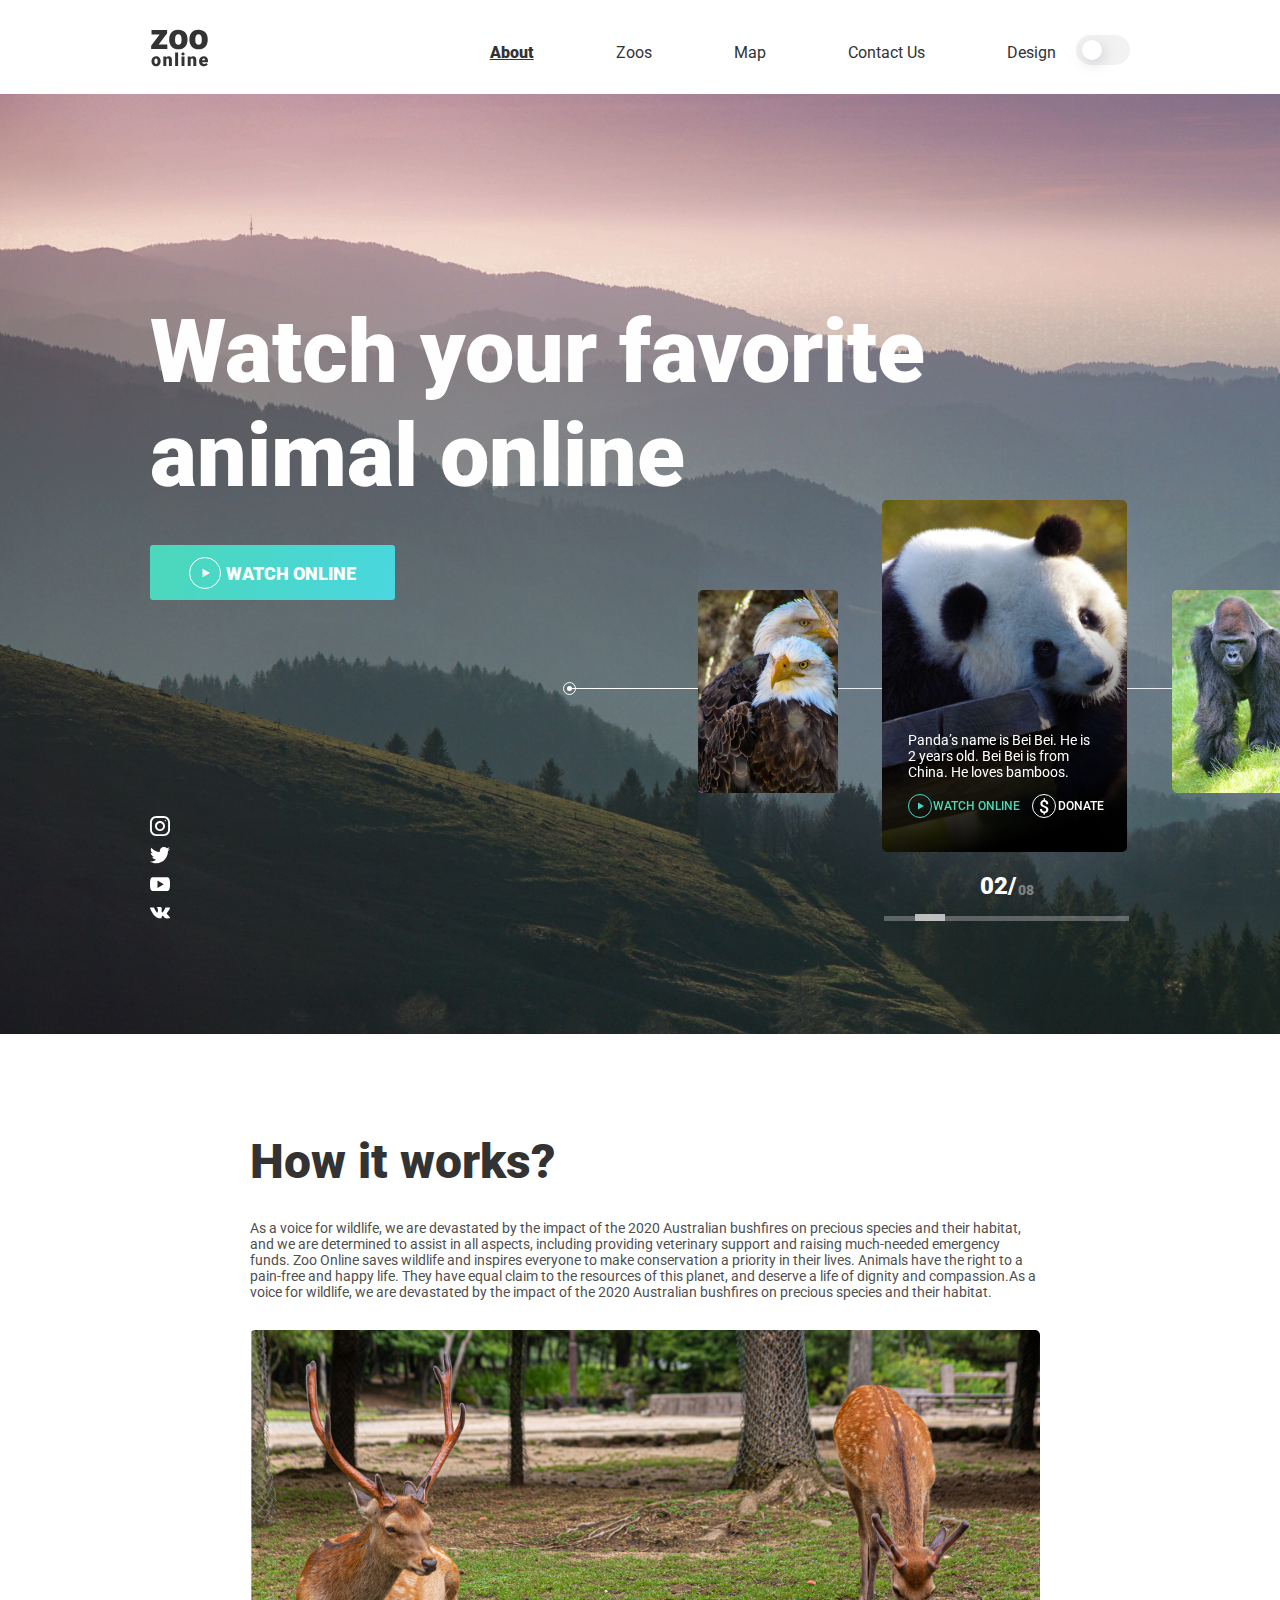
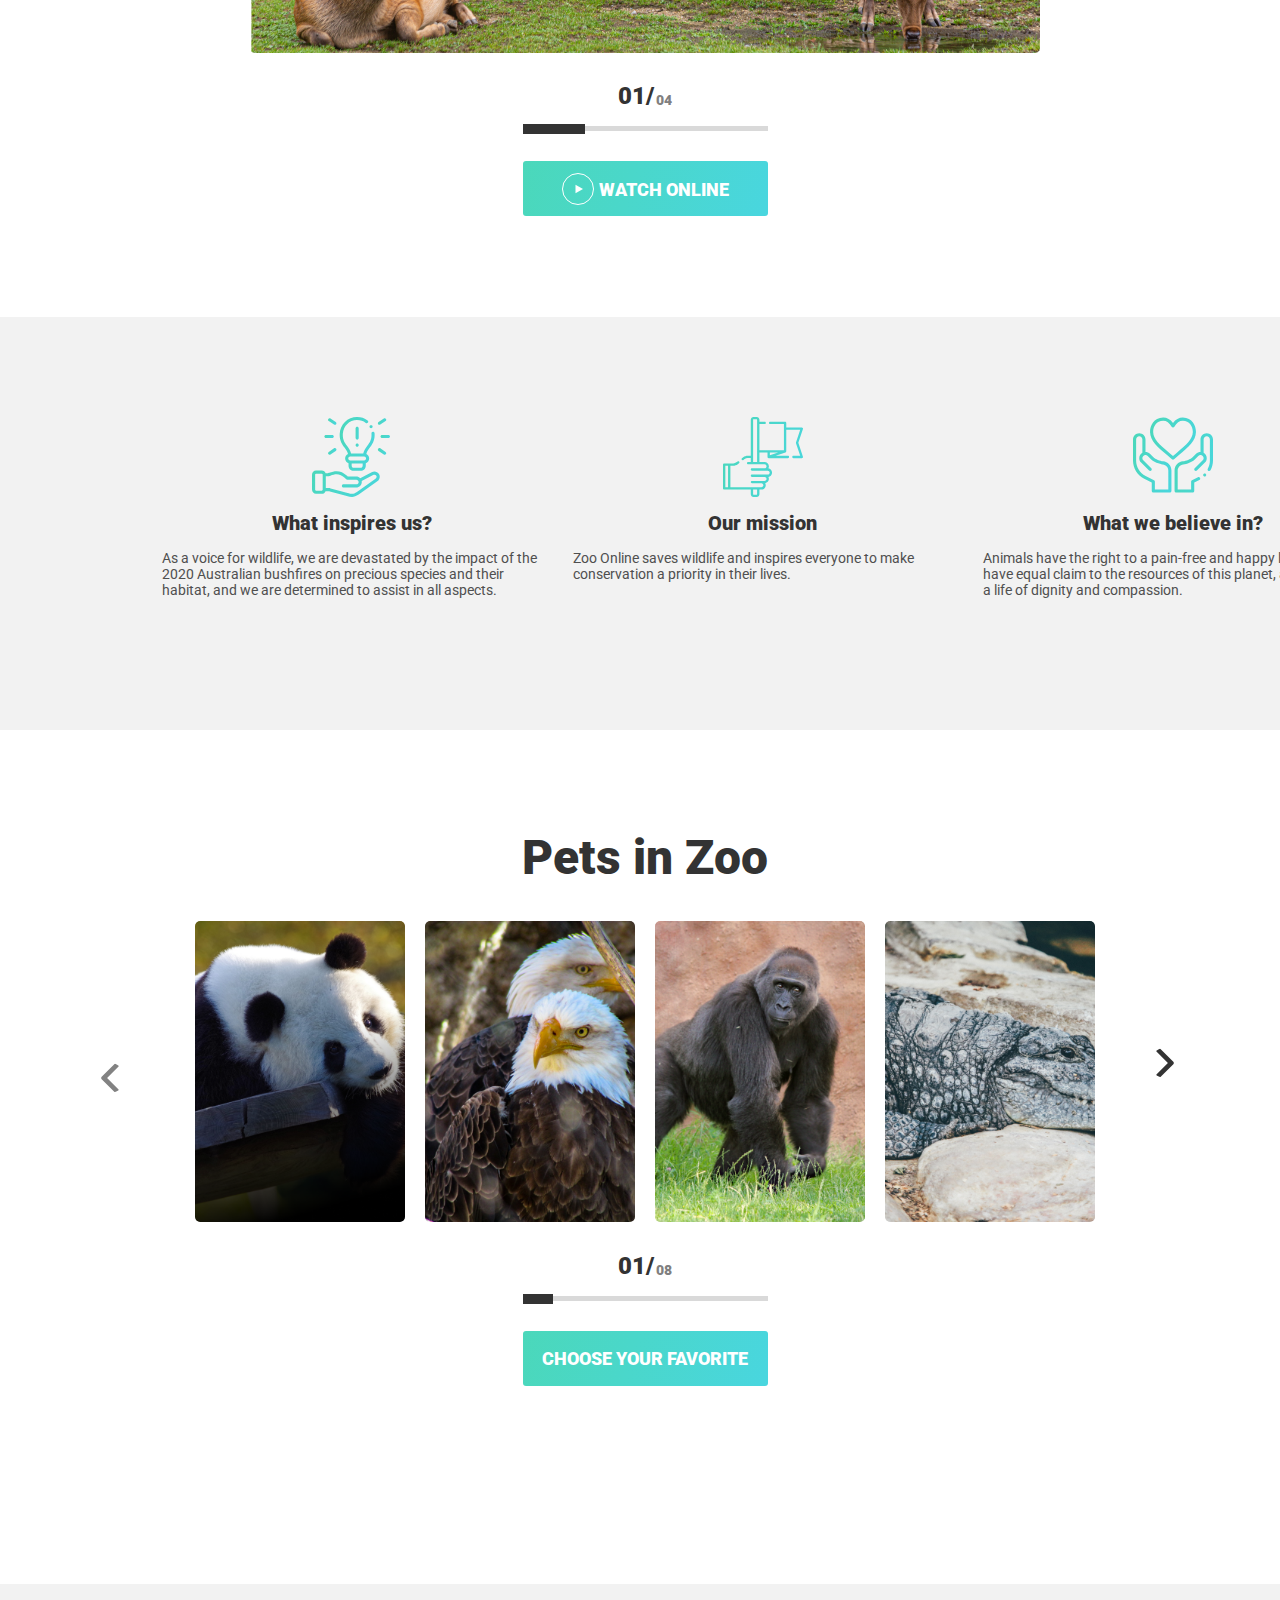
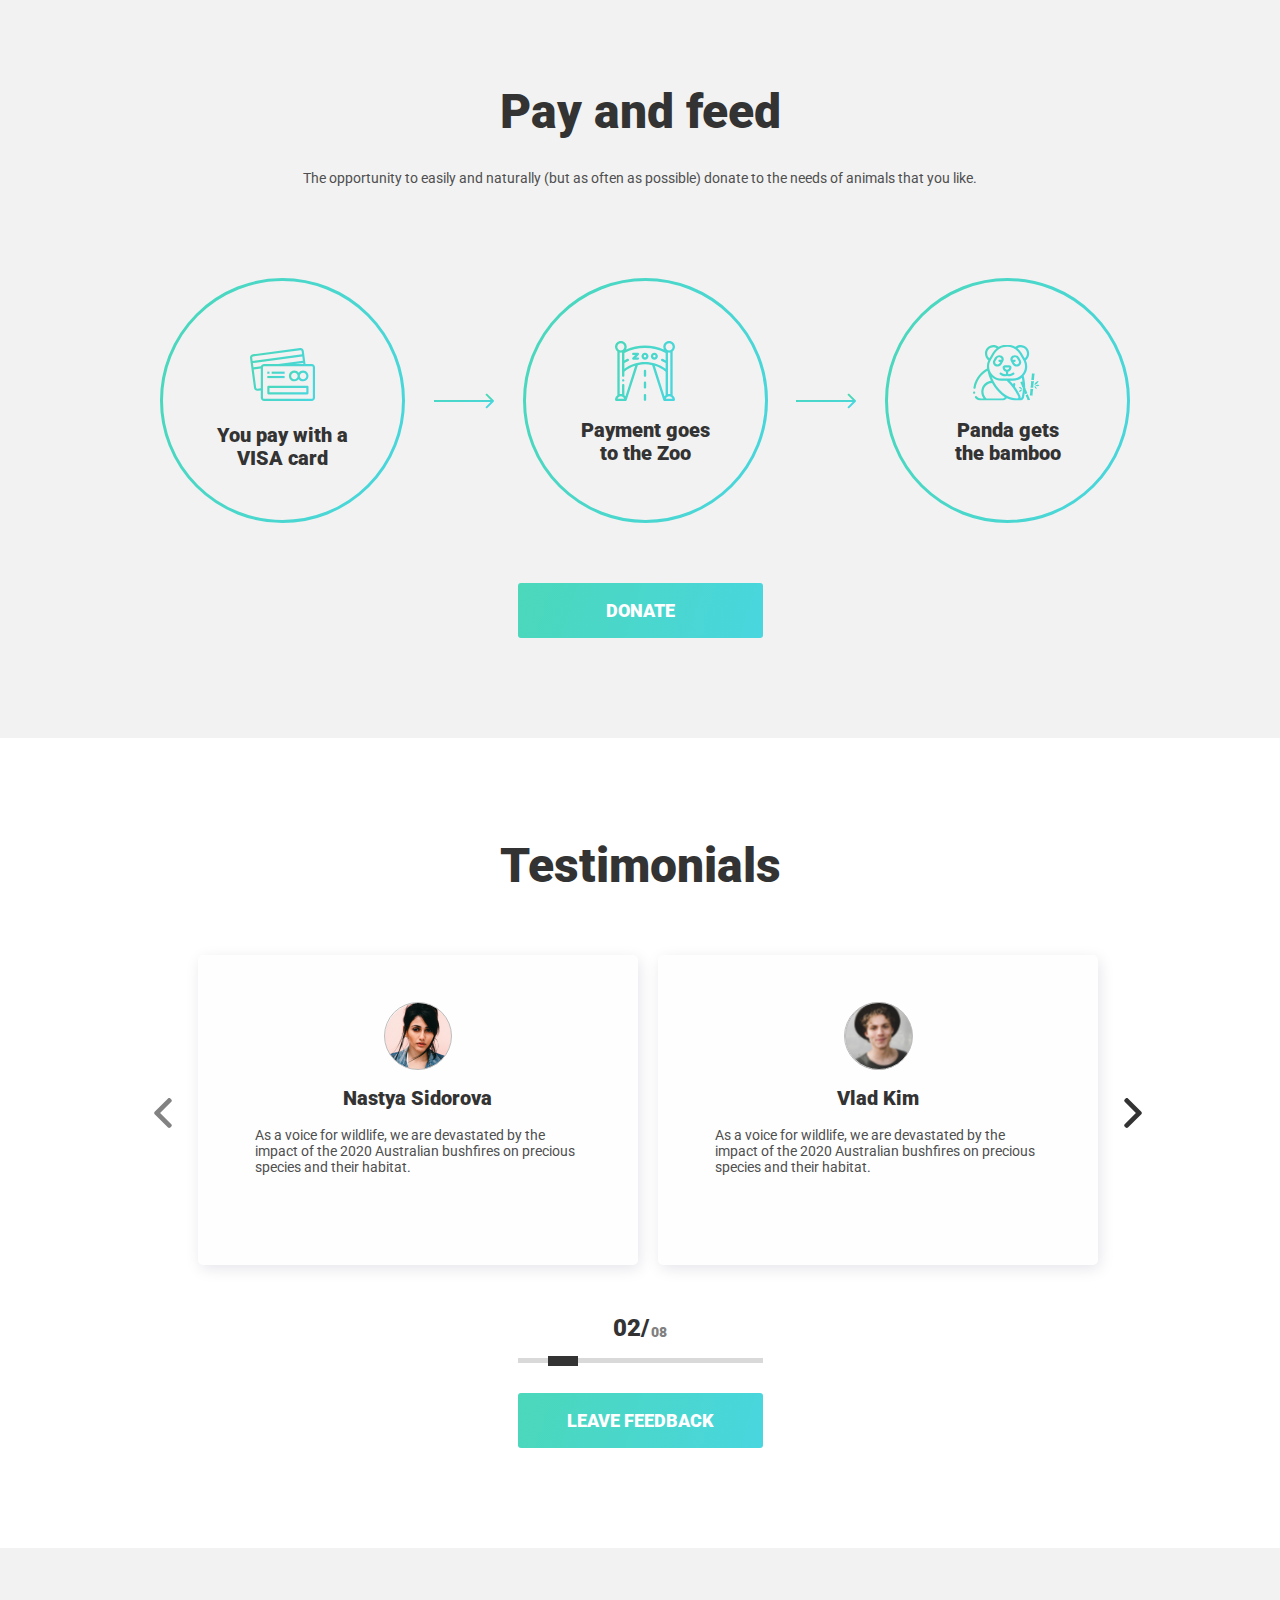
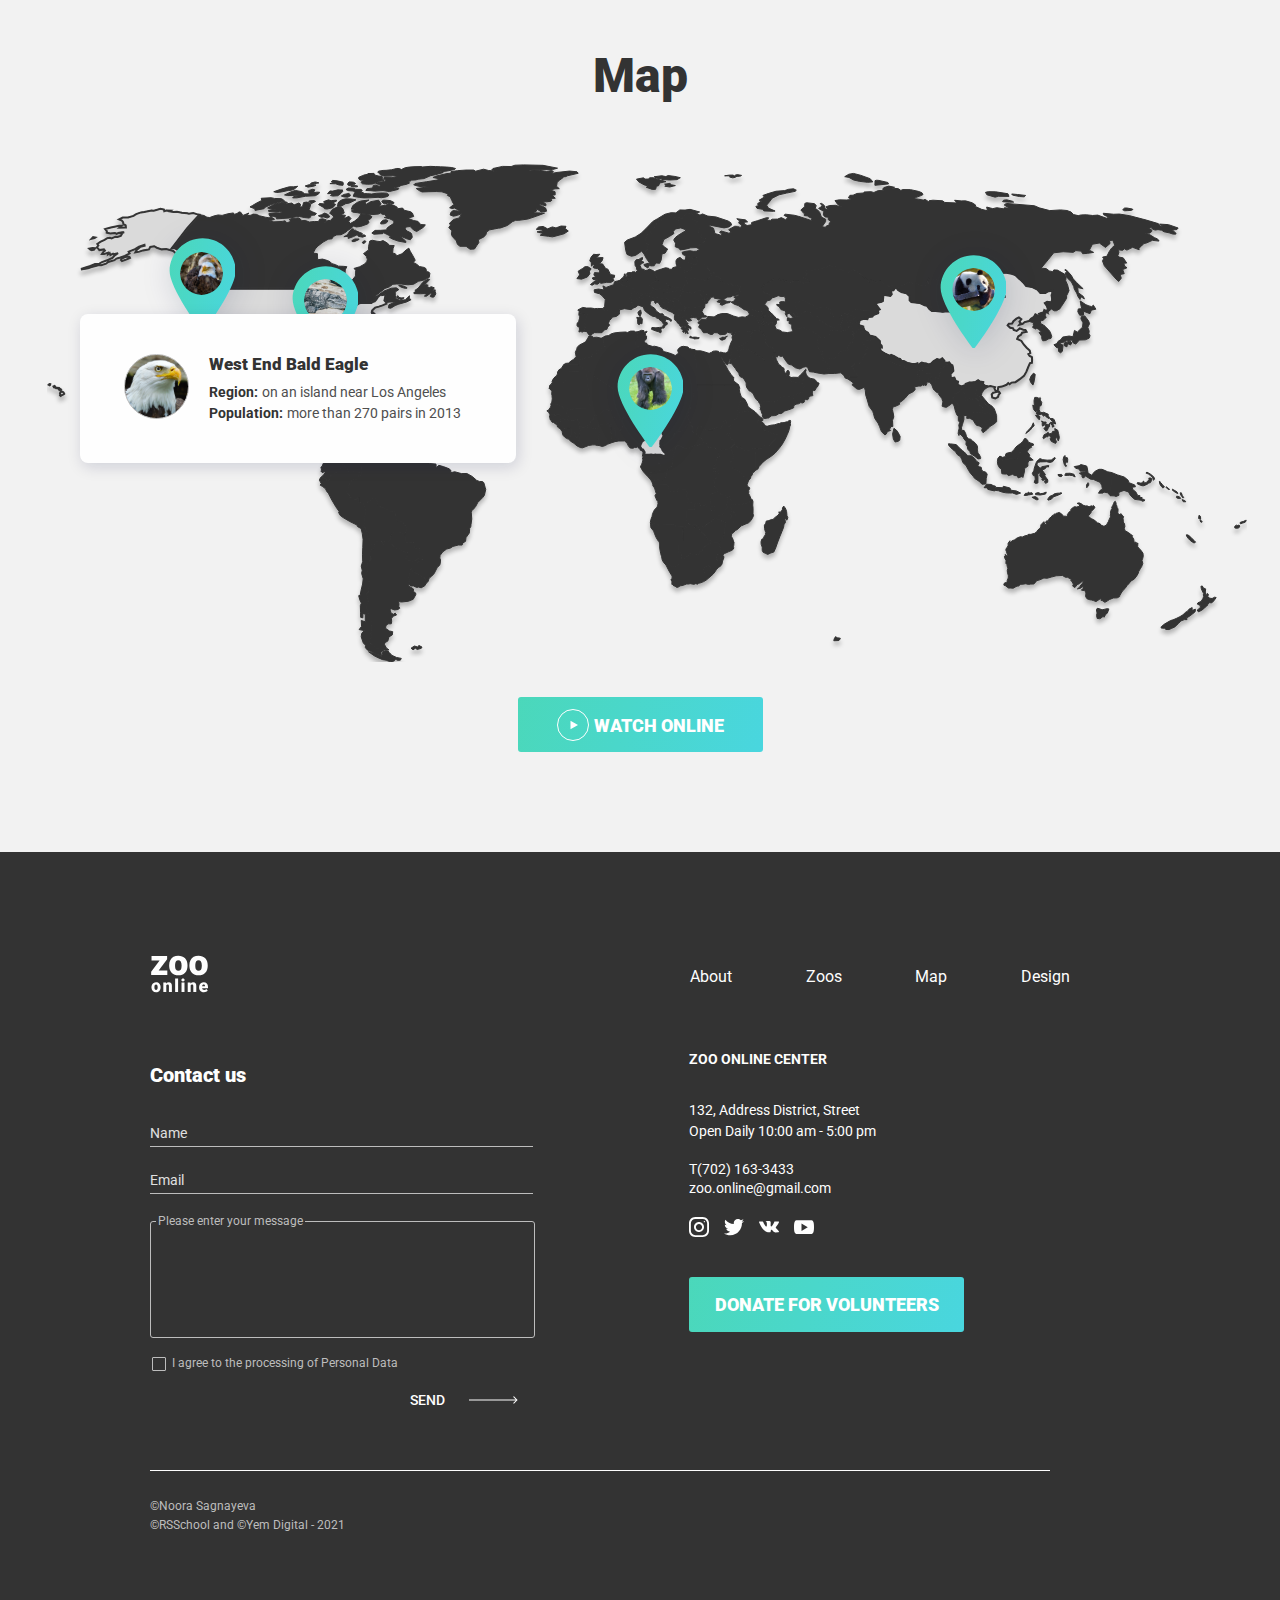
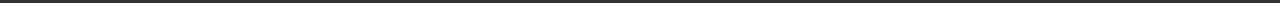
<file: index.html>
<!DOCTYPE html>
<html lang="en">
  <head>
    <meta charset="UTF-8" />
    <meta name="viewport" content="width=device-width, initial-scale=1.0" />
    <title>Online-zoo</title>
    <!-- <link rel="stylesheet" href="src/css/normalize.css" /> -->
    <link rel="stylesheet" href="index.css" />
    <!-- <script type="text/javascript" src="src/js/scripts.js"></script> -->
  </head>

  <body class="light_theme">
    <h1 class="site_title">Online-zoo</h1>
    <a name="about"></a>
    <header id="header" class="header">
      <div class="wrapper">
        <div class="content">
          <div class="header_content">
            <a href="index.html">
              <div class="logo"></div>
            </a>
            <ul class="navbar">
              <li class="header_active"><a href="#">About</a></li>
              <li><a href="pages/live_broadcast/panda.html">Zoos</a></li>
              <li><a href="pages/intermediate_page/map.html">Map</a></li>
              <li><a href="#contact_us">Contact Us</a></li>
              <li>
                <a
                  href="https://www.figma.com/file/HKt5Nlx0jghQtJp6jW9q8F/zooApp"
                  >Design</a
                >
              </li>
            </ul>
            <label class="switch">
              <input type="checkbox" />
              <span
                id="themeSlider"
                class="theme_slider"
                onclick="swithTheme()"
              ></span>
            </label>
            <button class="btn_navigation"></button>
          </div>
        </div>
      </div>
    </header>
    <section class="first_screen">
      <div class="wrapper">
        <div class="content">
          <div class="zoo_title">
            <p>Watch your favorite animal online</p>
            <a href="pages/live_broadcast/panda.html">
              <div class="btn_watch_online btn_first_screen">
                <div class="play_icon"></div>
                <span>WATCH ONLINE</span>
              </div>
            </a>
          </div>
          <ul class="social_net">
            <li class="instagram">
              <a href="https://www.instagram.com"></a>
            </li>
            <li class="twitter">
              <a href="https://twitter.com"></a>
            </li>
            <li class="youtube">
              <a href="https://youtube.com"></a>
            </li>
            <li class="vk">
              <a href="https://vk.com"></a>
            </li>
          </ul>
        </div>
        <div class="galery_container">
          <div class="galery">
            <div class="galery_content">
              <div class="galery_item" onclick="galerySliderMove(this)">
                <img src="assets/images/eagle.png" title="Eagle" />
                <div class="galery_item_active_text hide">
                  <span class="slider_item_active_text"
                    >Eagle’s name is Mike. He is 15 years old. Mike is from USA.
                    He loves mouses.</span
                  >
                  <a href="pages/live_broadcast/eagle.html">
                    <div class="watch_online_slider">
                      <div class="play_icon_mini"></div>
                      <span>WATCH ONLINE</span>
                    </div>
                  </a>
                  <div class="donate_slider">
                    <div class="donate_icon"></div>
                    <span>DONATE</span>
                  </div>
                </div>
              </div>
              <div
                class="galery_item galery_item_active"
                onclick="galerySliderMove(this)"
              >
                <img src="assets/images/panda.png" title="Panda" />
                <div class="galery_item_active_text">
                  <span class="slider_item_active_text"
                    >Panda’s name is Bei Bei. He is 2 years old. Bei Bei is from
                    China. He loves bamboos.</span
                  >
                  <a href="pages/live_broadcast/panda.html">
                    <div class="watch_online_slider">
                      <div class="play_icon_mini"></div>
                      <span>WATCH ONLINE</span>
                    </div>
                  </a>
                  <div class="donate_slider">
                    <div class="donate_icon"></div>
                    <span>DONATE</span>
                  </div>
                </div>
              </div>
              <div class="galery_item" onclick="galerySliderMove(this)">
                <img src="assets/images/gorilla1.png" title="Gorilla" />
                <div class="galery_item_active_text">
                  <span class="slider_item_active_text"
                    >Gorilla’s name is Maggie. She is 8 years old. Maggie is
                    from Africa. She loves bananas.</span
                  >
                  <a href="pages/live_broadcast/gorilla.html">
                    <div class="watch_online_slider">
                      <div class="play_icon_mini"></div>
                      <span>WATCH ONLINE</span>
                    </div>
                  </a>
                  <div class="donate_slider">
                    <div class="donate_icon"></div>
                    <span>DONATE</span>
                  </div>
                </div>
              </div>
              <div class="galery_item" onclick="galerySliderMove(this)">
                <img src="assets/images/crocodile1.png" title="Crocodile" />
                <div class="galery_item_active_text">
                  <span class="slider_item_active_text"
                    >Crocodile's name Tod. He is 11 years old. Tod is from
                    Africa. He loves careless tourists.</span
                  >
                  <a href="pages/live_broadcast/crocodile.html">
                    <div class="watch_online_slider">
                      <div class="play_icon_mini"></div>
                      <span>WATCH ONLINE</span>
                    </div>
                  </a>
                  <div class="donate_slider">
                    <div class="donate_icon"></div>
                    <span>DONATE</span>
                  </div>
                </div>
              </div>
              <div class="galery_item" onclick="galerySliderMove(this)">
                <img src="assets/images/fox.jpg" title="Fox" />
                <div class="galery_item_active_text">
                  <span class="slider_item_active_text"
                    >Fox name is Frank. He is 3 years old. Frank is from USA. He
                    loves to steal chickens.</span
                  >
                  <div class="watch_online_slider">
                    <div class="play_icon_mini"></div>
                    <span>WATCH ONLINE</span>
                  </div>
                  <div class="donate_slider">
                    <div class="donate_icon"></div>
                    <span>DONATE</span>
                  </div>
                </div>
              </div>
              <div class="galery_item" onclick="galerySliderMove(this)">
                <img src="assets/images/lev.jpg" title="Lion" />
                <div class="galery_item_active_text">
                  <span class="slider_item_active_text"
                    >Gorilla’s name is Maggie. She is 8 years old. Maggie is
                    from Africa. She loves bananas.</span
                  >
                  <div class="watch_online_slider">
                    <div class="play_icon_mini"></div>
                    <span>WATCH ONLINE</span>
                  </div>
                  <div class="donate_slider">
                    <div class="donate_icon"></div>
                    <span>DONATE</span>
                  </div>
                </div>
              </div>
              <!-- </a>
          <a href="pages/live_broadcast/crocodile.html"> -->
              <div class="galery_item" onclick="galerySliderMove(this)">
                <img src="assets/images/slon.jpg" title="Elephant" />
                <div class="galery_item_active_text">
                  <span class="slider_item_active_text"
                    >Elephant's name Tod. He is 11 years old. Tod is from
                    Africa. He is big.</span
                  >
                  <div class="watch_online_slider">
                    <div class="play_icon_mini"></div>
                    <span>WATCH ONLINE</span>
                  </div>
                  <div class="donate_slider">
                    <div class="donate_icon"></div>
                    <span>DONATE</span>
                  </div>
                </div>
              </div>
              <!-- </a> -->
              <div class="galery_item" onclick="galerySliderMove(this)">
                <img src="assets/images/leopard2.jpg" title="Leopard" />
                <div class="galery_item_active_text">
                  <span class="slider_item_active_text"
                    >Leopard's name is Frank. He is 3 years old. Frank is from USA. He
                    loves meat.</span
                  >
                  <div class="watch_online_slider">
                    <div class="play_icon_mini"></div>
                    <span>WATCH ONLINE</span>
                  </div>
                  <div class="donate_slider">
                    <div class="donate_icon"></div>
                    <span>DONATE</span>
                  </div>
                </div>
              </div>
              <div class="pagination_container_white">
                <div class="pagination_count_container color_white">
                  <span id="watchYourFavRangeCount">02/</span>
                  <span class="pagination_count_thick">08</span>
                </div>
                <input
                  type="range"
                  min="1"
                  max="8"
                  value="2"
                  class="pagination_white"
                  id="paginationWhite"
                  oninput="watchYourFavSlider(this.value)"
                />
              </div>
            </div>
          </div>
        </div>
      </div>
    </section>
    <section class="how_it_works">
      <div class="wrapper">
        <div class="content">
          <div class="how_it_works_content">
            <p class="how_it_works_title section_title">How it works?</p>
            <p class="how_it_works_text text">
              As a voice for wildlife, we are devastated by the impact of the
              2020 Australian bushfires on precious species and their habitat,
              and we are determined to assist in all aspects, including
              providing veterinary support and raising much-needed emergency
              funds. Zoo Online saves wildlife and inspires everyone to make
              conservation a priority in their lives. Animals have the right to
              a pain-free and happy life. They have equal claim to the resources
              of this planet, and deserve a life of dignity and compassion.As a
              voice for wildlife, we are devastated by the impact of the 2020
              Australian bushfires on precious species and their habitat.
            </p>
            <div class="how_it_works_slider">
              <img
                src="assets/images/deers.jpg"
                class="how_it_works_slider_item fade"
                style="display: initial"
              />
              <img
                src="assets/images/panda_leg.png"
                class="how_it_works_slider_item fade"
              />
              <img
                src="assets/images/monkeys.png"
                class="how_it_works_slider_item fade"
              />
              <img
                src="assets/images/shimpanzes.png"
                class="how_it_works_slider_item fade"
              />
            </div>
            <div class="pagination_container">
              <div class="pagination_count_container">
                <span id="howItWorksRangeCount">01/</span>
                <span class="pagination_count_thick">04</span>
              </div>
              <input
                type="range"
                min="1"
                max="4"
                value="1"
                class="pagination_wide"
                oninput="howItWorksSlider(this.value)"
              />
            </div>
            <div class="btn_watch_online">
              <div class="play_icon"></div>
              <span>WATCH ONLINE</span>
            </div>
          </div>
        </div>
      </div>
    </section>
    <section class="our_mission">
      <div class="wrapper">
        <div class="content">
          <div class="our_mission_content">
            <div class="our_mission_card">
              <div class="inspire_card"></div>
              <p class="card_title">What inspires us?</p>
              <p class="text">
                As a voice for wildlife, we are devastated by the impact of the
                2020 Australian bushfires on precious species and their habitat,
                and we are determined to assist in all aspects.
              </p>
            </div>
            <div class="our_mission_card card_flag">
              <div class="mission_card"></div>
              <p class="card_title">Our mission</p>
              <p class="text">
                Zoo Online saves wildlife and inspires everyone to make
                conservation a priority in their lives.
              </p>
            </div>
            <div class="our_mission_card">
              <div class="believe_card"></div>
              <p class="card_title">What we believe in?</p>
              <p class="text">
                Animals have the right to a pain-free and happy life. They have
                equal claim to the resources of this planet, and deserve a life
                of dignity and compassion.
              </p>
            </div>
          </div>
        </div>
      </div>
    </section>
    <section class="pets_in_zoo">
      <div class="wrapper">
        <div class="pets_in_zoo_slider_wrapper">
          <p id="petsTitle" class="section_title">Pets in Zoo</p>
          <div class="pets_in_zoo_slider" id="carousel">
            <button type="button" class="btn_previous prev" id="prev" onclick="petsSliderPrev()"></button>
            <div class="slider_item">
              <img src="assets/images/panda.png" />
              <div class="slider_item_active">
                <span class="slider_item_active_text"
                  >Panda’s name is Bei Bei. He is 2 years old. Bei Bei is from
                  China. He loves bamboos.</span
                >
                <div class="watch_online_slider">
                  <div class="play_icon_mini"></div>
                  <span>WATCH ONLINE</span>
                </div>
                <div class="donate_slider">
                  <div class="donate_icon"></div>
                  <span>DONATE</span>
                </div>
              </div>
            </div>
            <div class="slider_item">
              <img src="assets/images/eagle.png" />
              <div class="slider_item_active">
                <span class="slider_item_active_text"
                  >Eagle’s name is Mike. He is 15 years old. Mike is from USA.
                  He loves mouses.</span
                >
                <div class="watch_online_slider">
                  <div class="play_icon_mini"></div>
                  <span>WATCH ONLINE</span>
                </div>
                <div class="donate_slider">
                  <div class="donate_icon"></div>
                  <span>DONATE</span>
                </div>
              </div>
            </div>
            <div class="slider_item">
              <img src="assets/images/gorilla.png" />
              <div class="slider_item_active">
                <span class="slider_item_active_text"
                  >Gorilla’s name is Maggie. She is 8 years old. Maggie is from
                  Africa. She loves bananas.</span
                >
                <div class="watch_online_slider">
                  <div class="play_icon_mini"></div>
                  <span>WATCH ONLINE</span>
                </div>
                <div class="donate_slider">
                  <div class="donate_icon"></div>
                  <span>DONATE</span>
                </div>
              </div>
            </div>
            <div class="slider_item">
              <img src="assets/images/crocodile.png" />
              <div class="slider_item_active">
                <span class="slider_item_active_text"
                  >Crocodile's name Tod. He is 11 years old. Tod is from Africa.
                  He loves careless tourists.</span
                >
                <div class="watch_online_slider">
                  <div class="play_icon_mini"></div>
                  <span>WATCH ONLINE</span>
                </div>
                <div class="donate_slider">
                  <div class="donate_icon"></div>
                  <span>DONATE</span>
                </div>
              </div>
            </div>
             <!-- /*/////////////////////////////////////////////////////////////*/ -->
            <div class="slider_item">
              <img src="assets/images/104.jpg" />
              <div class="slider_item_active">
                <span class="slider_item_active_text"
                  >Panda’s name is Bei Bei. He is 2 years old. Bei Bei is from
                  China. He loves bamboos.</span
                >
                <div class="watch_online_slider">
                  <div class="play_icon_mini"></div>
                  <span>WATCH ONLINE</span>
                </div>
                <div class="donate_slider">
                  <div class="donate_icon"></div>
                  <span>DONATE</span>
                </div>
              </div>
            </div>
            <div class="slider_item">
              <img src="assets/images/105.jpg" />
              <div class="slider_item_active">
                <span class="slider_item_active_text"
                  >Eagle’s name is Mike. He is 15 years old. Mike is from USA.
                  He loves mouses.</span
                >
                <div class="watch_online_slider">
                  <div class="play_icon_mini"></div>
                  <span>WATCH ONLINE</span>
                </div>
                <div class="donate_slider">
                  <div class="donate_icon"></div>
                  <span>DONATE</span>
                </div>
              </div>
            </div>
            <div class="slider_item">
              <img src="assets/images/106.jpg" />
              <div class="slider_item_active">
                <span class="slider_item_active_text"
                  >Gorilla’s name is Maggie. She is 8 years old. Maggie is from
                  Africa. She loves bananas.</span
                >
                <div class="watch_online_slider">
                  <div class="play_icon_mini"></div>
                  <span>WATCH ONLINE</span>
                </div>
                <div class="donate_slider">
                  <div class="donate_icon"></div>
                  <span>DONATE</span>
                </div>
              </div>
            </div>
            <div class="slider_item">
              <img src="assets/images/107.jpg" />
              <div class="slider_item_active">
                <span class="slider_item_active_text"
                  >Crocodile's name Tod. He is 11 years old. Tod is from Africa.
                  He loves careless tourists.</span
                >
                <div class="watch_online_slider">
                  <div class="play_icon_mini"></div>
                  <span>WATCH ONLINE</span>
                </div>
                <div class="donate_slider">
                  <div class="donate_icon"></div>
                  <span>DONATE</span>
                </div>
              </div>
            </div>
             <!-- /*/////////////////////////////////////////////////////////////*/ -->
            <div class="slider_item">
              <img src="assets/images/108.jpg" />
              <div class="slider_item_active">
                <span class="slider_item_active_text"
                  >Panda’s name is Bei Bei. He is 2 years old. Bei Bei is from
                  China. He loves bamboos.</span
                >
                <div class="watch_online_slider">
                  <div class="play_icon_mini"></div>
                  <span>WATCH ONLINE</span>
                </div>
                <div class="donate_slider">
                  <div class="donate_icon"></div>
                  <span>DONATE</span>
                </div>
              </div>
            </div>
            <div class="slider_item">
              <img src="assets/images/109.jpg" />
              <div class="slider_item_active">
                <span class="slider_item_active_text"
                  >Eagle’s name is Mike. He is 15 years old. Mike is from USA.
                  He loves mouses.</span
                >
                <div class="watch_online_slider">
                  <div class="play_icon_mini"></div>
                  <span>WATCH ONLINE</span>
                </div>
                <div class="donate_slider">
                  <div class="donate_icon"></div>
                  <span>DONATE</span>
                </div>
              </div>
            </div>
            <div class="slider_item">
              <img src="assets/images/110.jpg" />
              <div class="slider_item_active">
                <span class="slider_item_active_text"
                  >Gorilla’s name is Maggie. She is 8 years old. Maggie is from
                  Africa. She loves bananas.</span
                >
                <div class="watch_online_slider">
                  <div class="play_icon_mini"></div>
                  <span>WATCH ONLINE</span>
                </div>
                <div class="donate_slider">
                  <div class="donate_icon"></div>
                  <span>DONATE</span>
                </div>
              </div>
            </div>
            <div class="slider_item">
              <img src="assets/images/111.jpg" />
              <div class="slider_item_active">
                <span class="slider_item_active_text"
                  >Crocodile's name Tod. He is 11 years old. Tod is from Africa.
                  He loves careless tourists.</span
                >
                <div class="watch_online_slider">
                  <div class="play_icon_mini"></div>
                  <span>WATCH ONLINE</span>
                </div>
                <div class="donate_slider">
                  <div class="donate_icon"></div>
                  <span>DONATE</span>
                </div>
              </div>
            </div>
             <!-- /*/////////////////////////////////////////////////////////////*/ -->
            <div class="slider_item">
              <img src="assets/images/112.jpg" />
              <div class="slider_item_active">
                <span class="slider_item_active_text"
                  >Panda’s name is Bei Bei. He is 2 years old. Bei Bei is from
                  China. He loves bamboos.</span
                >
                <div class="watch_online_slider">
                  <div class="play_icon_mini"></div>
                  <span>WATCH ONLINE</span>
                </div>
                <div class="donate_slider">
                  <div class="donate_icon"></div>
                  <span>DONATE</span>
                </div>
              </div>
            </div>
            <div class="slider_item">
              <img src="assets/images/113.jpg" />
              <div class="slider_item_active">
                <span class="slider_item_active_text"
                  >Eagle’s name is Mike. He is 15 years old. Mike is from USA.
                  He loves mouses.</span
                >
                <div class="watch_online_slider">
                  <div class="play_icon_mini"></div>
                  <span>WATCH ONLINE</span>
                </div>
                <div class="donate_slider">
                  <div class="donate_icon"></div>
                  <span>DONATE</span>
                </div>
              </div>
            </div>
            <div class="slider_item">
              <img src="assets/images/114.jpg" />
              <div class="slider_item_active">
                <span class="slider_item_active_text"
                  >Gorilla’s name is Maggie. She is 8 years old. Maggie is from
                  Africa. She loves bananas.</span
                >
                <div class="watch_online_slider">
                  <div class="play_icon_mini"></div>
                  <span>WATCH ONLINE</span>
                </div>
                <div class="donate_slider">
                  <div class="donate_icon"></div>
                  <span>DONATE</span>
                </div>
              </div>
            </div>
            <div class="slider_item">
              <img src="assets/images/115.jpg" />
              <div class="slider_item_active">
                <span class="slider_item_active_text"
                  >Crocodile's name Tod. He is 11 years old. Tod is from Africa.
                  He loves careless tourists.</span
                >
                <div class="watch_online_slider">
                  <div class="play_icon_mini"></div>
                  <span>WATCH ONLINE</span>
                </div>
                <div class="donate_slider">
                  <div class="donate_icon"></div>
                  <span>DONATE</span>
                </div>
              </div>
            </div>
             <!-- /*/////////////////////////////////////////////////////////////*/ -->
            <div class="slider_item">
              <img src="assets/images/116.jpg" />
              <div class="slider_item_active">
                <span class="slider_item_active_text"
                  >Panda’s name is Bei Bei. He is 2 years old. Bei Bei is from
                  China. He loves bamboos.</span
                >
                <div class="watch_online_slider">
                  <div class="play_icon_mini"></div>
                  <span>WATCH ONLINE</span>
                </div>
                <div class="donate_slider">
                  <div class="donate_icon"></div>
                  <span>DONATE</span>
                </div>
              </div>
            </div>
            <div class="slider_item">
              <img src="assets/images/117.jpg" />
              <div class="slider_item_active">
                <span class="slider_item_active_text"
                  >Eagle’s name is Mike. He is 15 years old. Mike is from USA.
                  He loves mouses.</span
                >
                <div class="watch_online_slider">
                  <div class="play_icon_mini"></div>
                  <span>WATCH ONLINE</span>
                </div>
                <div class="donate_slider">
                  <div class="donate_icon"></div>
                  <span>DONATE</span>
                </div>
              </div>
            </div>
            <div class="slider_item">
              <img src="assets/images/118.jpg" />
              <div class="slider_item_active">
                <span class="slider_item_active_text"
                  >Gorilla’s name is Maggie. She is 8 years old. Maggie is from
                  Africa. She loves bananas.</span
                >
                <div class="watch_online_slider">
                  <div class="play_icon_mini"></div>
                  <span>WATCH ONLINE</span>
                </div>
                <div class="donate_slider">
                  <div class="donate_icon"></div>
                  <span>DONATE</span>
                </div>
              </div>
            </div>
            <div class="slider_item">
              <img src="assets/images/119.jpg" />
              <div class="slider_item_active">
                <span class="slider_item_active_text"
                  >Crocodile's name Tod. He is 11 years old. Tod is from Africa.
                  He loves careless tourists.</span
                >
                <div class="watch_online_slider">
                  <div class="play_icon_mini"></div>
                  <span>WATCH ONLINE</span>
                </div>
                <div class="donate_slider">
                  <div class="donate_icon"></div>
                  <span>DONATE</span>
                </div>
              </div>
            </div>
             <!-- /*/////////////////////////////////////////////////////////////*/ -->
            <div class="slider_item">
              <img src="assets/images/120.jpg" />
              <div class="slider_item_active">
                <span class="slider_item_active_text"
                  >Panda’s name is Bei Bei. He is 2 years old. Bei Bei is from
                  China. He loves bamboos.</span
                >
                <div class="watch_online_slider">
                  <div class="play_icon_mini"></div>
                  <span>WATCH ONLINE</span>
                </div>
                <div class="donate_slider">
                  <div class="donate_icon"></div>
                  <span>DONATE</span>
                </div>
              </div>
            </div>
            <div class="slider_item">
              <img src="assets/images/121.jpg" />
              <div class="slider_item_active">
                <span class="slider_item_active_text"
                  >Eagle’s name is Mike. He is 15 years old. Mike is from USA.
                  He loves mouses.</span
                >
                <div class="watch_online_slider">
                  <div class="play_icon_mini"></div>
                  <span>WATCH ONLINE</span>
                </div>
                <div class="donate_slider">
                  <div class="donate_icon"></div>
                  <span>DONATE</span>
                </div>
              </div>
            </div>
            <div class="slider_item">
              <img src="assets/images/122.jpg" />
              <div class="slider_item_active">
                <span class="slider_item_active_text"
                  >Gorilla’s name is Maggie. She is 8 years old. Maggie is from
                  Africa. She loves bananas.</span
                >
                <div class="watch_online_slider">
                  <div class="play_icon_mini"></div>
                  <span>WATCH ONLINE</span>
                </div>
                <div class="donate_slider">
                  <div class="donate_icon"></div>
                  <span>DONATE</span>
                </div>
              </div>
            </div>
            <div class="slider_item">
              <img src="assets/images/123.jpg" />
              <div class="slider_item_active">
                <span class="slider_item_active_text"
                  >Crocodile's name Tod. He is 11 years old. Tod is from Africa.
                  He loves careless tourists.</span
                >
                <div class="watch_online_slider">
                  <div class="play_icon_mini"></div>
                  <span>WATCH ONLINE</span>
                </div>
                <div class="donate_slider">
                  <div class="donate_icon"></div>
                  <span>DONATE</span>
                </div>
              </div>
            </div>
             <!-- /*/////////////////////////////////////////////////////////////*/ -->
            <div class="slider_item">
              <img src="assets/images/124.jpg" />
              <div class="slider_item_active">
                <span class="slider_item_active_text"
                  >Panda’s name is Bei Bei. He is 2 years old. Bei Bei is from
                  China. He loves bamboos.</span
                >
                <div class="watch_online_slider">
                  <div class="play_icon_mini"></div>
                  <span>WATCH ONLINE</span>
                </div>
                <div class="donate_slider">
                  <div class="donate_icon"></div>
                  <span>DONATE</span>
                </div>
              </div>
            </div>
            <div class="slider_item">
              <img src="assets/images/125.jpg" />
              <div class="slider_item_active">
                <span class="slider_item_active_text"
                  >Eagle’s name is Mike. He is 15 years old. Mike is from USA.
                  He loves mouses.</span
                >
                <div class="watch_online_slider">
                  <div class="play_icon_mini"></div>
                  <span>WATCH ONLINE</span>
                </div>
                <div class="donate_slider">
                  <div class="donate_icon"></div>
                  <span>DONATE</span>
                </div>
              </div>
            </div>
            <div class="slider_item">
              <img src="assets/images/126.jpg" />
              <div class="slider_item_active">
                <span class="slider_item_active_text"
                  >Gorilla’s name is Maggie. She is 8 years old. Maggie is from
                  Africa. She loves bananas.</span
                >
                <div class="watch_online_slider">
                  <div class="play_icon_mini"></div>
                  <span>WATCH ONLINE</span>
                </div>
                <div class="donate_slider">
                  <div class="donate_icon"></div>
                  <span>DONATE</span>
                </div>
              </div>
            </div>
            <div class="slider_item">
              <img src="assets/images/127.jpg" />
              <div class="slider_item_active">
                <span class="slider_item_active_text"
                  >Crocodile's name Tod. He is 11 years old. Tod is from Africa.
                  He loves careless tourists.</span
                >
                <div class="watch_online_slider">
                  <div class="play_icon_mini"></div>
                  <span>WATCH ONLINE</span>
                </div>
                <div class="donate_slider">
                  <div class="donate_icon"></div>
                  <span>DONATE</span>
                </div>
              </div>
            </div>
             <!-- /*/////////////////////////////////////////////////////////////*/ -->
            <div class="slider_item">
              <img src="assets/images/128.jpg" />
              <div class="slider_item_active">
                <span class="slider_item_active_text"
                  >Panda’s name is Bei Bei. He is 2 years old. Bei Bei is from
                  China. He loves bamboos.</span
                >
                <div class="watch_online_slider">
                  <div class="play_icon_mini"></div>
                  <span>WATCH ONLINE</span>
                </div>
                <div class="donate_slider">
                  <div class="donate_icon"></div>
                  <span>DONATE</span>
                </div>
              </div>
            </div>
            <div class="slider_item">
              <img src="assets/images/129.jpg" />
              <div class="slider_item_active">
                <span class="slider_item_active_text"
                  >Eagle’s name is Mike. He is 15 years old. Mike is from USA.
                  He loves mouses.</span
                >
                <div class="watch_online_slider">
                  <div class="play_icon_mini"></div>
                  <span>WATCH ONLINE</span>
                </div>
                <div class="donate_slider">
                  <div class="donate_icon"></div>
                  <span>DONATE</span>
                </div>
              </div>
            </div>
            <div class="slider_item">
              <img src="assets/images/130.jpg" />
              <div class="slider_item_active">
                <span class="slider_item_active_text"
                  >Gorilla’s name is Maggie. She is 8 years old. Maggie is from
                  Africa. She loves bananas.</span
                >
                <div class="watch_online_slider">
                  <div class="play_icon_mini"></div>
                  <span>WATCH ONLINE</span>
                </div>
                <div class="donate_slider">
                  <div class="donate_icon"></div>
                  <span>DONATE</span>
                </div>
              </div>
            </div>
            <div class="slider_item">
              <img src="assets/images/131.jpg" />
              <div class="slider_item_active">
                <span class="slider_item_active_text"
                  >Crocodile's name Tod. He is 11 years old. Tod is from Africa.
                  He loves careless tourists.</span
                >
                <div class="watch_online_slider">
                  <div class="play_icon_mini"></div>
                  <span>WATCH ONLINE</span>
                </div>
                <div class="donate_slider">
                  <div class="donate_icon"></div>
                  <span>DONATE</span>
                </div>
              </div>
            </div>
            <button type="button" class="btn_next" id="next" onclick="petsSliderNext()"></button>
          </div>
          <div class="pagination_container">
            <div class="pagination_count_container">
              <span id="petsInZooPagination">01/</span>
              <span class="pagination_count_thick">08</span>
            </div>
            <input
              type="range"
              min="1"
              max="8"
              value="1"
              class="pagination"
              id="petsInZooPagInput"
              oninput="petsInZooSlider(this.value)"
            />
          </div>
          <a href="pages/intermediate_page/map.html">
            <div class="section_btn">
              <span>CHOOSE YOUR FAVORITE</span>
            </div>
          </a>
        </div>
      </div>
    </section>
    <section class="pay_and_feed">
      <div class="wrapper">
        <div class="content">
          <p class="section_title mb-30">Pay and feed</p>
          <p class="text">
            The opportunity to easily and naturally (but as often as possible)
            donate to the needs of animals that you like.
          </p>
          <div class="donate_process">
            <div class="donate_process_item">
              <div class="donate_item_visa"></div>
              <span class="donate_item_title">You pay with a VISA card</span>
            </div>
            <div class="donate_process_arrow"></div>
            <div class="donate_process_item">
              <div class="donate_item_payment"></div>
              <span class="donate_item_title">Payment goes to the Zoo</span>
            </div>
            <div class="donate_process_arrow"></div>
            <div class="donate_process_item">
              <div class="donate_item_panda"></div>
              <span class="donate_item_title">Panda gets the bamboo</span>
            </div>
          </div>
          <div class="section_btn">
            <span>DONATE</span>
          </div>
        </div>
      </div>
    </section>
    <section class="testimonials">
      <div class="wrapper">
        <p class="section_title mb-30">Testimonials</p>
        <div class="testimonials_slider">
          <button type="button" class="btn_previous" onclick=""></button>
          <div class="testimonials_slider_item first_item">
            <div class="testimonials_avatar avatar">
              <img src="assets/icons/avatar.svg" />
            </div>
            <span class="testimonials_title">Nastya Sidorova</span>
            <p class="testimonials_text text">
              As a voice for wildlife, we are devastated by the impact of the
              2020 Australian bushfires on precious species and their habitat.
            </p>
          </div>
          <div class="testimonials_slider_item second_item">
            <div class="testimonials_avatar">
              <img src="assets/icons/vlad_kim.svg" />
            </div>
            <span class="testimonials_title">Vlad Kim</span>
            <p class="testimonials_text text">
              As a voice for wildlife, we are devastated by the impact of the
              2020 Australian bushfires on precious species and their habitat.
            </p>
          </div>
          <button type="button" class="btn_next"></button>
        </div>
        <div class="pagination_container">
          <div class="pagination_count_container">
            <span>02/</span>
            <span class="pagination_count_thick">08</span>
          </div>
          <input
            type="range"
            min="1"
            max="8"
            value="2"
            class="pagination"
            id="myRange"
          />
        </div>
        <div class="section_btn">
          <span>LEAVE FEEDBACK</span>
        </div>
      </div>
    </section>
    <section class="section_map">
      <div class="wrapper">
        <p class="section_title">Map</p>
        <div class="tooltip">
          <div class="tooltip_avatar"></div>
          <span class="tooltip_title">West End Bald Eagle</span>
          <div class="tooltip_region_container">
            <span class="tooltip_key_word">Region:</span>
            <span class="tooltip_text">on an island near Los Angeles</span>
          </div>
          <div class="tooltip_population_container">
            <span class="tooltip_key_word">Population:</span>
            <span class="tooltip_text">more than 270 pairs in 2013</span>
          </div>
        </div>
        <div class="map_container">
          <svg
            class="map"
            width="100%"
            height="100%"
            viewBox="0 0 100% 100%"
            fill="none"
            xmlns="http://www.w3.org/2000/svg"
          >
            <path
              d="M742.625 212.977L743.227 212.795L743.438 213.779L746.131 213.219L749.036 213.31L751.157 213.415L753.339 210.995L755.747 208.711L757.748 206.518L758.515 207.743L759.252 210.556L757.477 210.572L757.387 212.886L758.049 213.385L756.529 214.081L756.634 215.533L755.747 217.016L755.762 218.438L755.115 219.194L744.446 217.409L742.821 213.794L742.625 212.977Z"
            ></path>
            <path
              d="M771.425 172.316L775.111 173.677L777.609 173.193L778.076 171.574L780.694 171.045L782.454 169.956L782.665 167.112L785.434 166.416L785.75 165.146L787.51 166.099L788.563 166.204L790.459 166.235L793.152 166.991L794.266 167.43L796.538 166.28L797.802 166.961L798.614 165.327L800.661 165.403L801.082 164.888L801.187 163.451L802.421 162.211L804.407 163.013L804.242 164.102L805.295 164.268L805.521 167.278L807.071 168.443L808.124 167.687L809.583 167.339L811.404 165.736L813.796 166.008H817.302L818.1 167.036L816.204 167.43L814.594 168.095L810.757 168.504L807.221 169.26L805.506 170.803L806.574 172.316L807.266 174.101L805.807 175.598L806.183 176.96L805.446 178.245L802.165 178.14L803.881 180.499L801.834 181.392L800.706 183.54L801.202 185.688L799.999 186.686L798.675 186.353L796.102 186.822L795.876 187.821H793.303L791.648 189.833L791.919 192.873L787.615 194.34L785.163 194.038L784.561 194.809L782.424 194.356L779.024 194.9L773.005 193.07L775.758 189.848L775.187 187.549L772.493 186.943L771.937 184.69L770.432 181.846L771.636 179.879L770.071 179.365L770.658 176.763L771.425 172.316Z"
            ></path>
            <path
              d="M631.401 150.185L631.055 151.395L631.612 152.923L633.071 153.8L633.056 154.738L631.988 155.253L631.853 156.417L630.378 158.142L629.791 157.885L629.686 157.098L627.745 155.903L627.354 154.209L627.504 151.773L627.91 150.669L627.308 150.094L627.022 148.96L628.377 147.205L628.617 147.886L629.505 147.568L630.273 148.521L631.1 148.884L631.401 150.185Z"
            ></path>
            <path
              d="M708.966 152.909L713.571 152.35L714.398 153.287L715.752 153.908L715.196 154.8L717.137 156.025L716.339 157.16L717.889 158.128L719.484 158.718L719.86 161.184L718.656 161.29L717.016 159.232L716.956 158.688H715.466L714.353 157.735L713.661 157.826L712.201 156.782L709.583 155.904L709.689 154.165L708.966 152.909Z"
            ></path>
            <path
              d="M620.357 320.168L621.214 322.83L622.222 324.963L623.035 326.112L624.389 327.973L626.736 327.686L627.91 327.186L629.881 327.686L630.408 326.793L631.326 324.721L633.538 324.585L633.733 323.964L635.554 323.949L635.223 325.235L639.541 325.205L639.586 327.444L640.293 328.82L639.737 330.968L639.978 333.146L641.136 334.478L640.895 338.698L641.768 338.38L643.318 338.471L645.53 337.942L647.14 338.138L647.501 339.243L647.064 340.982L647.651 342.646L647.11 343.977L647.38 345.203L640.008 345.157L639.616 356.487L641.934 359.407L644.176 361.63L637.66 363.083L629.129 362.583L626.722 360.874L612.412 361.025L611.87 361.267L609.794 359.664L607.507 359.558L605.385 360.163L603.67 360.844L603.369 358.605L603.896 355.474L605.16 352.206L605.355 350.678L606.544 347.472L607.402 346.019L609.463 343.69L610.607 342.102L611.013 339.47L610.847 337.442L609.794 336.172L608.861 334.009L608.003 331.876L608.199 331.135L609.298 329.728L608.244 326.294L607.537 323.904L605.762 321.65L606.108 320.969L607.582 320.485L608.605 320.561L609.854 320.122L620.357 320.168ZM606.514 319.487L605.611 319.865L604.678 317.188L606.123 315.645L607.191 315.055L608.53 316.265L607.221 317.021L606.634 317.929L606.514 319.487Z"
            ></path>
            <path
              d="M353.354 496.167L350.375 496.349L348.388 495.078L346.432 494.987H343.002L340.745 486.985L342.445 488.649L344.792 491.326L349.562 493.474L354.287 494.382L353.354 496.167ZM334.305 377.845L336.607 380.416L337.705 377.557L341.723 377.709L342.355 378.465L349.321 384.289L352.24 384.818L356.754 387.45L360.471 388.857L361.133 390.43L358.229 395.846L361.84 396.814L365.797 397.358L368.491 396.783L371.38 394.046L371.666 390.899L373.336 390.218L375.262 392.276L375.457 395.135L372.719 397.101L370.522 398.538L366.956 402.002L362.863 406.873L362.322 409.732L361.84 413.393L362.322 416.948L361.675 417.749L361.705 420.049L361.72 421.909L366.49 424.98L366.354 427.431L368.701 428.989L368.777 430.728L366.174 435.312L361.434 437.233L354.753 437.974L350.961 437.611L352.03 439.744L351.789 442.421L352.737 444.221L350.931 445.477L347.561 445.976L344.085 444.675L342.957 445.613L344.1 449.153L346.568 450.242L348.193 449.107L349.532 450.968L346.658 452.072L344.416 454.296L344.657 457.896L344.266 459.802L341.121 459.817L338.909 461.648L338.563 464.325L342.4 466.942L345.71 467.668L345.319 470.875L341.903 472.902L340.805 477.092L338.187 478.499L337.284 480.178L339.315 483.899L342.024 485.972L340.609 485.79L337.465 485.23L329.52 484.746L327.594 482.659L326.917 479.981L324.81 480.208L323.306 478.907L321.997 475.126L324.088 473.552L324.555 471.283L323.712 469.468L324.705 466.412L324.795 461.678L323.953 459.575L325.247 458.91L324.585 457.548L322.884 456.837L323.652 455.34L321.846 453.978L320.176 449.864L321.365 449.138L319.905 444.781L319.965 441.12L320.251 437.929L322.042 436.628L320.372 433.149L319.77 429.866L321.952 427.536L321.38 424.556L322.764 421.062L322.268 417.78L321.274 417.129L318.762 410.973L320.372 407.297L319.574 403.848L320.402 400.611L322.252 397.252L324.449 395.044L323.231 393.637L323.832 392.503L323.065 386.558L326.691 384.788L327.519 381.097L327.007 380.204L329.625 376.982L334.305 377.845Z"
            ></path>
            <path
              d="M618.055 127.799L617.889 129.266H616.038L616.73 130.037L615.752 132.337L615.166 132.942L612.277 133.033L610.651 133.849L607.898 133.562L603.143 132.639L602.346 131.399L599.111 132.019L598.75 132.7L596.733 132.201L595.048 132.095L593.528 131.444L594.01 130.567L593.859 129.932L594.837 129.735L596.553 130.733L596.974 129.795L599.893 129.947L602.225 129.296L603.805 129.417L604.858 130.143L605.144 129.538L604.573 127.209L605.731 126.755L606.815 125.106L609.297 126.256L611.073 124.804L612.201 124.531L614.819 125.62L616.339 125.439L617.889 126.104L617.663 126.558L618.055 127.799Z"
            ></path>
            <path
              d="M1052.27 444.631L1055.02 445.872L1057.05 445.388L1059.97 444.692L1061.9 444.934L1060.32 449.169L1058.63 450.41L1057.02 453.284L1056.29 452.301L1052.86 454.797L1052.26 454.6L1050.24 454.494L1049.53 451.439L1050.07 449.079L1049.44 445.963L1050.19 444.329L1052.27 444.631ZM1070.76 348.243L1071.68 351.041L1074.12 349.695L1075.1 351.208L1076.62 352.584L1076.03 354.173L1076.34 357.228L1076.62 358.998L1077.44 359.437L1077.92 362.477L1077.28 364.323L1078 366.743L1081.49 368.604L1083.66 370.298L1085.73 371.856L1085.1 372.718L1086.68 374.942L1087.25 378.799L1088.82 378.013L1089.9 379.571L1090.88 379.011L1090.65 382.793L1092.64 384.986L1093.95 386.347L1095.98 389.222L1096.24 392.096L1095.8 394.123L1094.97 396.331L1095.8 399.357L1094.7 402.518L1093.62 404.167L1091.74 407.359L1091.18 409.401L1089.69 411.957L1087.13 415.21L1084 416.964L1081.82 419.717L1080.08 421.487L1077.98 424.573L1076.03 426.343L1074.19 429.02L1072.84 431.486L1072.6 432.606L1070.18 433.846L1066.32 433.982L1062.62 435.449L1060.53 436.826L1057.9 438.354L1055.7 436.781L1053.85 436.145L1055.08 434.285L1052.98 434.965L1049.04 437.552L1046.46 436.584L1044.75 436.024L1042.9 435.767L1039.99 434.738L1038.58 432.53L1038.89 429.822L1038.71 428.022L1037.52 426.57L1034.38 426.131L1036.06 424.407L1036.09 421.76L1033.63 424.225L1030.38 424.876L1032.8 422.909L1033.96 420.852L1035.82 419.097L1036.35 416.45L1032.63 419.506L1030.12 420.716L1027.92 423.56L1025.7 422.092L1026.39 420.201L1025.02 417.6L1023.61 416.268L1024.48 415.452L1020.67 413.288L1018.28 413.183L1015.45 411.443L1009.18 411.776L1004.36 413.062L1000.12 414.257L996.898 414.015L992.761 415.845L989.556 416.662L988.382 418.538L986.712 419.99L983.778 420.08L981.536 420.398L978.677 419.748L976.104 420.126L973.697 420.292L971.139 422.198L970.191 422.032L968.19 423.045L966.233 424.18L963.766 424.044H961.479L958.454 421.76L956.784 421.079L957.401 419.037L959.222 418.553L960.019 417.736L960.215 416.465L961.253 413.984L961.388 411.867L960.41 408.251L960.305 406.224L960.907 404.182L960.034 401.868L960.17 400.824L958.921 399.402L959.056 396.604L957.627 393.775L957.431 392.262L958.665 393.805L958.123 390.492L959.658 391.521L960.425 392.913L960.711 391.082L959.508 388.269L959.372 387.149L958.755 386.09L959.493 384.018L960.365 383.141L961.133 381.356L961.103 379.283L962.968 376.712L962.788 379.434L964.669 376.969L967.708 375.789L969.664 374.261L972.538 372.96L974.178 372.688L975.081 373.127L978.06 371.795L980.257 371.402L980.904 370.616L981.882 370.298L983.808 370.374L987.675 369.33L989.812 367.757L991 365.851L993.317 364.035L993.663 362.613L994.025 360.677L996.883 357.652L997.967 360.723L999.562 360.027L998.524 358.333L999.863 356.608L1001.32 357.38L1002.09 354.672L1004.23 352.917L1005.23 351.51L1007.09 350.905L1007.25 349.907L1008.77 350.33L1008.92 349.438L1010.55 348.924L1012.31 348.44L1014.74 350.073L1016.46 352.191L1018.67 352.206L1020.88 352.539L1020.36 350.587L1022.37 347.729L1024.07 346.806L1023.62 345.913L1025.37 343.886L1027.64 342.631L1029.41 343.054L1032.47 342.374L1032.57 340.558L1030.08 339.378L1032.02 338.864L1034.29 339.757L1036.03 341.209L1038.94 342.116L1039.98 341.769L1042.07 342.858L1044.25 341.844L1045.54 342.147L1046.45 341.466L1047.89 343.221L1046.75 345.127L1045.24 346.564L1044.01 346.685L1044.27 348.107L1043 349.892L1041.54 351.646L1041.66 352.645L1044.22 354.611L1046.79 355.761L1048.45 356.986L1050.71 359.089H1051.7L1053.41 359.996L1053.77 361.101L1056.96 362.311L1059.48 361.086L1060.47 359.18L1061.4 357.606L1062.13 355.64L1063.59 352.811L1063.31 351.087L1063.71 350.058L1063.54 348.016L1064.32 345.338L1065.09 344.612L1064.67 343.417L1065.72 341.542L1066.59 339.575L1066.79 338.562L1068.23 337.23L1069.06 338.97L1069.08 341.209L1069.92 341.632V343.13L1071 344.945L1071.03 346.957L1070.76 348.243Z"
            ></path>
            <path
              d="M714.353 157.735L715.466 158.688H716.971L717.016 159.232L718.656 161.29L716.264 160.821L714.353 159.172L713.661 157.826L714.353 157.735ZM721.665 152.456L723.185 152.698L723.637 151.79L725.442 150.353L727.473 152.229L729.55 154.755L731.145 154.921L732.319 155.889L729.58 156.177L729.369 158.945L728.948 160.201L727.82 161.032L728.136 162.802L727.308 162.984L724.961 161.108L725.894 159.338L724.765 158.295L723.531 158.552L719.86 161.184L719.484 158.718L717.889 158.128L716.339 157.16L717.151 156.025L715.195 154.8L715.752 153.908L714.398 153.288L713.57 152.35L714.323 151.775L716.971 152.788L718.807 153L719.213 152.592L717.302 150.655L718.099 150.156L719.062 150.277L721.665 152.456Z"
            ></path>
            <path
              d="M625.458 139.462L626.661 139.446L625.924 141.02L627.624 142.396L627.233 144.075L626.451 144.227L625.849 144.559L624.811 145.376L624.434 147.343L621.395 145.996L620.056 144.499L618.732 143.712L617.137 142.381L616.354 141.277L614.639 139.598L615.256 138.115L616.49 138.947L617.182 138.206L618.717 138.115L621.621 138.72L623.908 138.66L625.458 139.462Z"
            ></path>
            <path
              d="M887.389 220.829L887.645 223.37L886.351 222.841L886.938 225.7L885.704 223.839L885.283 222.039L884.395 220.314L882.649 218.242L879.399 218.106L879.911 219.573L879.068 221.555L877.488 220.829L877.052 221.479L876.014 221.086L874.615 220.768L873.697 217.834L872.132 215.156L872.433 213.008L870.146 212.055L870.748 210.754L872.734 209.438L869.95 207.547L870.823 205.127L873.817 206.67L875.502 206.851L876.179 209.317L879.565 209.816L882.8 209.756L884.906 210.361L883.733 213.386L882.198 213.583L881.401 215.61L883.567 217.455L883.823 215.186L884.786 215.171L887.389 220.829Z"
            ></path>
            <path
              d="M573.005 116.286L575.382 116.573L578.377 115.832L580.468 117.39L582.274 118.222L581.958 120.642L581.115 120.778L580.799 122.775L577.91 121.142L576.24 121.429L573.938 119.735L572.403 118.313L570.898 118.252L570.417 116.997L573.005 116.286Z"
            ></path>
            <path
              d="M552.21 264.954L549.788 264.031L548.118 264.168L546.869 265.06L545.274 264.319L544.657 263.139L543.062 262.368L542.836 260.295L543.814 258.782L543.739 257.587L546.553 254.638L547.08 252.187L548.058 251.325L549.773 251.809L551.263 251.083L551.744 250.16L554.498 248.572L555.175 247.452L558.485 245.985L560.426 245.471L561.314 246.151L563.586 246.136L563.3 247.861L563.781 249.494L565.767 251.809L565.888 253.533L569.965 254.335L569.89 256.786L569.123 257.845L567.392 258.177L566.67 259.735L565.451 260.129L562.337 260.053L560.697 259.781L559.553 260.356L557.988 260.083L551.819 260.265L551.729 262.277L552.21 264.954Z"
            ></path>
            <path
              d="M637.765 141.686L638.834 143.153L640.098 142.896L642.701 143.455L647.621 143.637L649.201 142.729L653.068 141.897L655.596 143.198L657.597 143.576L655.987 145.044L654.979 147.6L656.228 149.642L653.309 149.158L649.968 150.278L650.074 152.063L647.034 152.395L644.582 151.155L641.948 152.138L639.466 152.032L639.059 149.673L637.314 148.523L637.826 148.024L637.434 147.6L637.916 146.466L639.12 145.346L637.389 143.803L636.998 142.502L637.765 141.686Z"
            ></path>
            <path
              d="M666.715 315.266L666.52 310.985L665.632 309.366L667.799 309.638L668.897 307.611L670.793 307.853L670.988 309.245L671.756 310.062L671.786 311.212L670.898 311.953L669.499 313.813L668.19 315.099L666.715 315.266Z"
            ></path>
            <path
              d="M571.831 276.995L568.897 277.403L568.009 274.953L568.175 266.784L567.453 266.043L567.317 264.304L566.083 263.063L565 262.004L565.451 260.129L566.67 259.735L567.392 258.177L569.123 257.844L569.89 256.785L571.079 255.742L572.358 255.727L575.066 257.769L574.931 258.964L575.728 261.066L575.036 262.503L575.412 263.456L573.697 265.665L572.599 266.754L571.937 268.993L572.027 271.262L571.831 276.995Z"
            ></path>
            <path
              d="M968.867 283.152L970.236 281.821L973.185 279.885L973.095 281.624L972.96 283.909L971.259 283.788L970.552 284.998L968.867 283.152Z"
            ></path>
            <path
              d="M341.723 377.709L337.706 377.558L336.607 380.417L334.305 377.845L329.626 376.983L327.007 380.205L324.525 380.689L322.689 375.773L320.432 371.779L321.245 368.33L319.274 366.818L318.596 364.261L316.685 361.826L318.626 357.983L316.896 354.988L317.633 353.793L316.911 352.477L318.19 350.692L318.07 347.667L318.1 345.171L318.807 343.961L315.452 338.228L318.1 338.53L319.921 338.455L320.673 337.381L323.712 335.928L325.518 334.597L330.152 333.992L329.881 336.67L330.378 338.031L330.197 340.421L334.2 343.613L338.202 344.188L339.662 345.519L342.099 346.23L343.619 347.258L345.846 347.228L347.952 348.287L348.223 350.344L348.96 351.388L349.096 352.916L348.073 352.976L349.668 357.121L356.454 357.272L356.062 359.33L356.529 360.737L358.515 361.735L359.493 363.943L359.057 366.757L358.199 368.315L358.681 370.342L357.627 371.083L357.492 369.979L354.076 368.164L350.811 368.118L344.747 369.147L343.303 372.278L343.378 374.199L342.355 378.465L341.723 377.709Z"
            ></path>
            <path
              d="M362.863 406.873L366.956 402.017L370.522 398.553L372.719 397.101L375.457 395.135L375.277 392.276L373.336 390.218L371.666 390.914L372.177 388.842L372.463 386.739L372.298 384.788L370.989 384.137L369.725 384.712L368.401 384.546L367.874 383.184L367.287 379.917L366.55 378.843L364.097 377.89L362.728 378.586L358.966 377.905L358.816 373.065L357.627 371.083L358.68 370.342L358.199 368.315L359.057 366.757L359.493 363.943L358.515 361.734L356.529 360.736L356.062 359.329L356.454 357.272L349.668 357.121L348.073 352.976L349.096 352.915L348.96 351.388L348.223 350.344L347.952 348.287L345.846 347.228L343.619 347.258L342.099 346.229L339.662 345.518L338.202 344.187L334.2 343.612L330.197 340.421L330.378 338.031L329.881 336.669L330.152 333.992L325.518 334.597L323.712 335.928L320.673 337.38L319.92 338.454L318.1 338.53L315.451 338.227L313.465 338.847L311.84 338.439V333.024L309.012 335.126L305.867 335.035L304.452 333.129L302.075 332.933L302.767 331.405L300.706 329.242L299.111 326.035L300.029 325.385L299.969 323.872L302.09 322.843L301.684 320.922L302.557 319.682L302.782 318.033L306.8 315.597L309.704 314.917L310.17 314.387L313.375 314.554L314.865 304.797L314.94 303.254L314.368 301.212L312.788 299.911L312.803 297.339L314.82 296.749L315.527 297.112L315.662 295.751L313.571 295.388L313.541 293.164L320.477 293.24L321.666 292.015L322.644 293.134L323.336 295.237L324.013 294.798L325.954 296.674L328.723 296.447L329.43 295.358L332.078 294.526L333.553 293.951L333.974 292.438L336.517 291.425L336.336 290.683L333.327 290.381L332.86 288.127L333.026 285.752L331.446 284.829L332.123 284.496L334.756 284.95L337.57 285.843L338.608 284.996L341.181 284.451L345.184 283.12L346.508 281.759L346.056 280.76L347.922 280.594L348.72 281.426L348.238 282.984L349.457 283.528L350.239 285.177L349.231 286.433L348.629 289.458L349.532 291.258L349.773 292.907L351.955 294.571L353.7 294.753L354.106 294.057L355.235 293.89L356.845 293.27L358.003 292.332L359.974 292.635L360.847 292.499L362.773 292.786L363.104 292.06L362.517 291.364L362.878 290.32L364.308 290.638L365.993 290.275L368.024 291.031L369.574 291.773L370.688 290.804L371.485 290.956L371.967 291.954L373.667 291.697L375.051 290.351L376.165 287.734L378.316 284.466L379.52 284.3L380.378 286.266L382.319 292.499L384.23 293.073L384.32 295.539L381.627 298.459L382.74 299.533L389.029 300.092L389.165 303.662L391.873 301.333L396.357 302.603L402.286 304.782L404.031 306.869L403.459 308.836L407.597 307.731L414.534 309.622L419.86 309.486L425.141 312.421L429.731 316.414L432.484 317.443L435.524 317.579L436.833 318.698L438.097 323.236L438.728 325.385L437.404 331.269L435.644 333.598L430.754 338.545L428.602 342.569L426.074 345.655L425.187 345.73L424.284 348.347L424.765 355.018L424.013 360.509L423.727 362.854L422.674 364.261L422.283 369.026L418.957 373.67L418.551 377.361L415.813 378.903L415.12 381.036L411.314 381.021L405.882 382.398L403.519 383.986L399.683 385.03L395.77 387.859L393.092 391.398L392.806 394.061L393.543 396.027L393.212 399.627L392.581 401.367L390.339 403.333L387.119 409.611L384.38 412.44L382.213 414.119L381.025 417.507L378.993 419.549L377.805 417.522L379.129 415.828L376.857 413.408L373.923 411.441L370.116 409.142L368.852 409.248L365.075 406.495L362.863 406.873Z"
            ></path>
            <path
              d="M290.911 214.703L290.038 214.884L289.391 212.827L288.217 211.798L289.255 209.529L290.279 209.681L291.151 212.63L290.911 214.703ZM291.181 204.659L287.299 205.233L287.239 203.902L288.924 203.63L291.197 203.736L291.181 204.659ZM294.04 204.613L293.107 207.154L292.521 206.701L292.822 204.84L291.452 203.433L291.497 203.01L294.04 204.613Z"
            ></path>
            <path
              d="M880.98 200.407L882.574 201.541L882.695 203.735L879.866 203.841L876.887 203.599L874.78 204.158L871.41 202.812L871.229 202.086L873.11 199.439L874.826 198.531L877.444 199.363L879.294 199.454L880.98 200.407Z"
            ></path>
            <path
              d="M652.662 365.23L653.354 365.88L654.392 367.938L658.244 371.856L659.749 372.234L659.703 373.489L660.651 375.743L663.345 376.288L665.526 377.906L660.456 380.523L657.206 383.186L655.942 385.561L654.828 386.907L652.917 387.194L652.24 388.888L651.834 390.008L649.562 390.84L646.733 390.658L645.108 389.66L643.649 389.236L641.918 390.053L641 391.763L639.315 392.837L637.51 394.425L634.997 394.788L634.259 393.548L634.666 391.369L632.71 387.981L631.777 387.451L632.078 377.044L635.554 376.923L635.99 364.232L638.608 364.111L644.085 362.855L645.394 364.337L647.681 362.931H648.749L650.766 362.129L651.398 362.386L652.662 365.23Z"
            ></path>
            <path
              d="M637.585 107.119L640.684 107.134L644.025 105.788L644.551 103.776L647.034 102.627L646.553 101.038L648.418 100.433L651.653 99.0566L655.114 99.9491L655.686 100.842L657.296 100.403L660.516 101.265L661.057 102.944L660.501 103.897L662.803 106.242L664.202 106.892L664.097 107.543L666.339 108.163L667.392 109.116L666.249 109.903L663.63 109.782L663.059 110.114L663.962 111.294L665.045 113.594L662.291 113.805L661.389 114.577V116.377L660.064 116.029L657.16 116.211L656.213 115.379L655.069 115.999L653.79 115.484L651.232 115.409L647.531 114.547L644.22 114.274L641.723 114.35L640.037 115.318L638.503 115.454L638.292 113.866L637.148 112.217L639.014 111.476L638.894 110.054L637.871 108.692L637.585 107.119Z"
            ></path>
            <path
              d="M247.802 235.895L247.832 235.366L248.268 235.2L248.87 235.623L250.345 233.475L251.022 233.43L250.992 233.959L251.654 233.974L251.488 234.942L250.766 236.47L251.022 237.03L250.54 238.3L250.721 238.648L250.149 240.449L249.367 241.386L248.72 241.492L247.907 242.733H246.854L247.501 238.709L247.802 235.895Z"
            ></path>
            <path
              d="M300.796 19.3981L302.045 17.9157L305.325 18.0518L306.634 18.2939L308.605 19.5343L306.679 20.82L302.045 21.5613L300.646 20.7293L300.796 19.3981ZM310.26 22.7412L310.953 22.3327L309.658 21.6672L304.317 21.6218L304.121 22.6201L308.951 22.8471L310.26 22.7412ZM334.726 37.7017L336.652 39.5925L337.344 39.8043L340.73 39.3202L343.724 39.3959L346.673 39.5018L347.004 38.5185L343.333 36.552L337.164 36.1738L335.659 36.4159L334.726 37.7017ZM286.607 18.6115L282.936 19.6704L288.714 19.8065L291.949 20.9562L295.921 21.3646L296.327 19.8671L295.996 18.1728L290.233 16.8719L285.599 16.3879L284.32 17.7493L286.607 18.6115ZM313.435 16.1307L318.25 16.1005L315.256 17.0534L313.977 18.3392L315.482 19.8065L320.582 20.2604L325.518 20.0032L332.77 17.3106L337.314 16.2517L335.208 15.1021L335.373 12.7423L331.807 12.0767L328.256 11.3052L326.992 9.39924L320.868 9.58076L321.094 10.3976L318.205 10.6548L315.241 11.7439L311.765 13.3322L311.75 14.9357L313.435 16.1307ZM237.555 30.9399L240.79 31.5904L253.67 31.1668L246.433 32.74L245.695 33.9048L250.014 33.8292L258.425 32.2711L268.295 31.7265L271.5 30.0323L272.614 28.2776L269.89 28.1263L266.896 28.7163L267.031 27.4456L267.754 25.7514L265.376 25.3279L261.585 26.6288L262.232 30.0475L257.672 29.7752L254.874 27.6574L248.419 26.4624L244.823 27.4608L237.555 30.9399ZM271.876 18.8838L269.243 18.1577L268.009 17.9913L264.097 19.0653L263.495 19.5645L267.889 19.5796L271.876 18.8838ZM267.031 22.1058L269.048 21.0469L265.888 20.4873L261.6 20.8503L258.199 21.9848L260.953 23.1345L267.031 22.1058ZM285.96 32.1047L290.82 31.7417L294.296 29.0793L295.785 27.249L295.154 25.6001L294.522 26.0691L290.895 25.8573L285.704 27.0826L282.876 26.9616L280.573 29.7298L285.313 29.4575L283.462 31.5299L285.96 32.1047ZM269.424 49.5158L265.391 47.8216L261.855 46.0517L262.863 43.5406L263.811 40.0615L261.81 38.6093L259.493 38.0496L256.574 38.5639L255.596 42.2246L252.978 43.707L253.489 40.1976L251.879 39.0177L247.155 40.8481L244.747 39.048L237.525 40.122L240.399 38.458L238.142 37.7622L228.632 39.9404L225.382 41.3624L220.643 44.0398L224.826 44.9777L229.294 44.9323L221.44 46.3542L221.861 47.6703L225.894 47.7459L232.289 47.4585L237.209 48.2905L232.951 48.9258L228.993 48.7594L224.028 49.3645L221.801 49.7578L223.155 52.5865L226.044 52.1781L229.294 53.1614L229.625 54.8404L235.087 54.5076L242.912 53.9631L249.261 52.7529L252.812 52.5411L257.176 53.5093L262.081 54.069L263.962 52.7529L263.044 51.3764L268.024 51.089L269.424 49.5158ZM277.715 49.0922L274.645 50.6503L271.335 51.7545L274.269 53.358L276.902 52.9647L280.152 54.0538L282.77 52.7983L281.867 51.4369L281.431 50.7562L280.122 50.1057L277.715 49.0922ZM268.521 37.384L267.031 36.5974L263.149 36.7487L261.78 37.2479L264.127 39.7438L268.521 37.384ZM293.694 42.3759L298.629 39.6984L302.481 39.0026L308.966 35.8259L304.257 34.9486L298.539 34.8275L295.018 35.8108L292.4 37.3235L291.046 39.0933L290.534 42.2397L293.694 42.3759ZM316.926 33.9048L322.674 33.8443L331.04 33.2997L334.305 33.7384L338.954 32.9669L341.317 32.0139L341.693 30.5315L339.677 29.1852L335.403 28.9432L329.595 29.2457L324.66 30.0172L320.868 29.7147L317.287 29.5634L316.204 28.7163L313.706 27.8994L315.406 26.5683L314.022 25.3884H308.68L306.664 24.2539L301.308 24.0269L298.99 25.4791L301.172 26.5985L306.439 27.0221L307.898 28.5801L306.815 30.3651L306.243 32.3165L312.758 33.4661L316.926 33.9048ZM234.591 27.9751L241.257 26.4473L243.995 26.2809L247.381 25.0405L250.721 22.2874L246.463 22.8168L242.4 22.7714L234.29 25.0858L226.752 27.7482L229.625 28.5196L234.591 27.9751ZM300.751 33.1938L303.339 31.8173L303.234 30.6828L301.834 29.4272L297.095 30.3954L294.326 31.9988L296.929 32.9367L300.751 33.1938ZM289.406 37.2025L289.466 36.1738L284.109 36.6277L281.371 35.8713L276.676 37.5958L277.955 39.9404L272.523 39.4866L271.575 40.6363L276.571 43.3894L277.564 44.7659L280.107 45.0533L285.779 43.6768L288.608 40.4548L285.464 38.9269L289.406 37.2025ZM156.89 126.421L156.409 124.439L153.805 122.972L152.978 121.278L152.451 120.037L149.562 119.659L147.817 119.115L144.777 118.343L144.1 119.175L144.431 121.111L147.486 121.762L147.591 122.775L149.954 124.016L150.36 125.286L155.024 126.92L156.89 126.421ZM318.807 72.0397L317.182 70.8447L314.819 71.1321L315.331 69.4228L312.397 68.3185L309.689 67.0932L308.395 66.1553L306.589 66.6999L306.815 65.1267L304.798 64.8393L302.12 68.1067L300.36 70.9354L296.854 72.6902L301.142 72.3574L301.202 74.4449L306.408 72.5994L310.305 70.6934L311.268 72.2969L315.617 73.1591L318.807 72.0397ZM208.003 46.3845L217.062 44.66L218.431 43.102L224.194 40.606L233.402 38.095L237.751 37.1873L236.126 35.6898L234.38 34.646L227.459 34.4494L224.209 33.7082L214.233 34.2679L214.789 36.4613L210.065 38.8059L205.626 41.4078L202.993 42.9356L207.868 44.8113L208.003 46.3845ZM339.571 58.7432L340.143 58.244L340.835 56.7162L339.03 55.7329L336.08 56.2321L333.838 58.2289L333.733 59.9836L337.149 59.8021L339.571 58.7432ZM363.164 62.5249L366.52 65.9587L369.649 67.4865L376.466 63.3266L378.331 60.8307L373.757 60.5886L370.823 57.3061L366.475 56.5195L360.576 54.1749L366.685 52.5109L365.466 49.1679L363.631 47.7308L357.371 46.324L355.551 44.0398L349.803 44.8567L350.284 43.2986L347.305 41.5893L342.054 39.774L338.533 41.196L332.289 42.2397L334.124 39.8951L331.642 36.2041L323.562 37.6714L319.063 40.5455L318.31 38.3219L321.937 36.0075L314.037 36.9604L310.14 38.4278L305.776 41.6195L304.302 45.2349L308.365 45.25L304.317 46.8837L305.942 48.1392L310.29 48.6838L315.798 49.7275L325.924 50.5293L331.431 50.0603L333.568 49.0166L335.193 50.2267L337.645 50.4385L339.586 52.647L337.254 53.5547L342.581 54.7799L346.252 56.5044L346.824 57.7297L346.914 59.318L341.497 62.7972L339.661 64.5821L340.098 65.8528L333.718 66.3066L328.03 66.3823L324.856 69.0143L326.872 70.2396L335.87 69.6648L336.261 68.621L339.932 70.3606L343.724 72.2061L342.25 73.2045L345.274 74.9441L351.052 77.0316L358.876 78.4535L358.816 77.2131L356.393 75.05L353.234 71.9641L359.824 74.8231L363.33 75.7912L365.286 73.2196L364.594 69.695L363.706 68.742L360.245 67.0932L357.913 65.0208L359.117 62.9636L363.164 62.5249ZM332.62 9.39924L333.267 10.8363L336.592 12.0464L345.831 11.8195L351.247 12.228L346.026 13.5289L344.341 13.1507L337.404 12.9994L336.788 14.8298L339.225 16.2215L337.389 17.4619L331.973 18.3241L328.632 19.7007L332.349 20.3814L334.124 22.6807L328.226 21.1377L326.39 21.3797L325.578 23.9664L319.92 24.7682L318.867 26.4775L323.863 26.6742L327.579 27.0977L336.005 26.5531L342.4 27.5364L351.187 25.3884L351.744 24.5261L347.034 24.6623L347.245 23.8454L351.804 22.7865L354.106 21.3797L358.981 20.3814L362.412 19.1561L361.569 17.3862L363.887 16.7509L360.621 16.3122L368.852 15.9189L371.079 15.1928L376.917 14.6029L383.583 11.6834L388.548 10.685L396.237 8.52188L390.7 8.53701L393.634 7.73528L400.299 7.00919L407.627 5.46625L408.5 4.51326L404.753 3.54513L399.833 3.09132L393.498 2.81904L388.367 2.59214L383.267 2.36523L375.563 2.97031L374.645 2.57701L366.971 2.72828L362.126 3.12158L358.244 3.6964L354.302 5.61752L352.677 4.61914L349.803 4.43762L344.672 5.75366L339.12 6.34361L336.065 6.4495L331.566 7.13021L330.784 8.35548L332.62 9.39924ZM351.774 133.425L350.992 131.685L349.502 132.789L350.074 133.984L353.941 135.497L355.22 135.27L357.146 133.803L354.061 133.894L351.774 133.425ZM304.904 76.5929L305.145 77.561L307.281 77.6367L311.735 75.6702L312.096 74.9743L307.928 74.9441L304.904 76.5929ZM359.929 123.638L356.92 122.14L352.842 121.248L351.639 121.55L354.272 123.229L358.259 124.364L359.869 124.288L359.929 123.638ZM388.202 127.676L388.142 125.786L385.734 126.391L387.254 123.774L384.2 122.685L382.514 123.547L379.821 122.579L381.22 121.323L379.189 120.567L376.812 121.762L379.625 118.646L381.837 116.392L382.665 115.424L381.205 115.272L378.121 116.498L375.653 118.525L371.079 124.227L367.859 126.376L369.093 127.344L366.791 128.599L367.076 129.658L373.441 129.764L377.022 129.552L380.017 130.414L377.368 132.093L379.309 132.23L383.718 129.129L384.561 129.582L383.297 132.502L385.343 133.183L386.863 133.046L388.819 129.9L388.202 127.676ZM362.502 131.791L358.364 135.8L352.782 136.314L348.855 134.529L348.358 131.836L348.178 127.994L351.834 125.589L349.336 123.834L344.356 124.197L336.757 127.162L330.348 131.867L327.398 132.457L331.988 129.159L337.886 124.424L342.445 122.836L345.816 120.279L349.246 120.037L354.136 120.052L360.937 120.809L366.58 120.234L371.335 117.299L376.962 116.029L379.565 114.773L382.213 113.427L382.86 109.418L381.882 108.057L379.49 107.588L378.948 104.563L377.173 103.428L372.328 102.505L369.995 100.463L366.309 98.4361L368.205 96.1974L365.948 91.9164L363.255 87.3481L361.84 84.1564L359.252 85.8203L355.009 89.7684L349.833 91.7501L348.238 89.6474L345.575 89.0877L346.071 84.5648L347.215 81.5545L341.813 81.2974L341.392 79.9057L338.383 77.8333L336.005 76.6232L333.086 77.561L330.077 77.2131L325.217 76.245L322.749 77.0618L321.515 82.6437L321.606 85.8808L316.505 89.6323L319.318 92.3249L320.372 95.3503L319.815 97.7403L317.197 100.236L312.743 102.747L307.07 104.411L308.696 106.302L308.56 111.944L305.671 115.62L302.827 116.785L299.066 113.382L298.042 109.388L298.268 105.788L299.863 102.702L296.523 102.354L291.332 102.142L288.518 100.645L284.907 99.6614L283.297 97.9672L280.679 96.6058L275.442 95.0628L270.733 95.7738L270.402 93.051L270.462 89.7079L266.129 89.118L268.235 84.9581L270.778 82.1445L276.074 78.1207L281.25 75.2164L285.027 74.7777L286.396 72.4481L289.556 70.9354L294.01 70.7085L298.72 68.2882L300.39 66.715L304.829 63.7048L306.649 61.9047L309.177 62.9787L313.616 62.4341L320.703 59.9382L321.967 58.1986L320.883 56.2775L324.073 54.3715L324.856 52.6017L321.921 50.8318L317.919 50.3024L313.947 50.0301L311.539 53.9479L307.672 57.0338L303.173 59.6205L301.654 57.2154L304.031 54.553L301.879 52.2537L296.312 55.0522L298.509 51.4066L293.559 50.6805L297.23 48.9258L295.951 44.8869L294.115 43.3137L290.76 42.7389L285.569 45.3407L282.65 49.2889L285.102 50.7259L286.818 52.9344L283.267 56.5346L280.965 56.4288L277.353 59.2877L279.43 55.8993L275.638 54.6892L272.629 55.3094L271.56 57.533L267.317 57.4574L262.367 58.0171L258.199 56.4136L254.723 56.6859L253.083 54.7497L251.308 53.9026L248.72 54.2505L245.033 54.4169L242.265 55.6422L244.221 57.1549L239.767 58.9701L238.097 56.8221L235.148 57.4423L226.872 57.8658L222.087 57.1095L227.549 55.3245L224.946 53.5244L221.907 53.7513L218.34 53.1462L212.548 51.8302L209.328 50.3326L205.987 50.1208L204.016 51.1646L199.938 51.7545L201.849 49.0468L195.921 51.4671L193.784 48.2602L192.129 47.8821L189.993 49.5611L187.089 50.3931L186.412 48.9107L180.859 49.8032L175.096 51.3764L171.169 50.9377L166.625 52.0571L162.713 53.5395L159.96 53.2219L156.95 51.4974L152.346 50.6352L140.384 63.9014L124.66 84.2622L127.639 84.3681L129.972 85.3514L131.085 86.9246L132.274 89.2692L136.652 87.2725L140.549 86.1077L140.971 87.9683L142.129 89.4205L143.98 91.0391L144.341 93.6107L145.109 97.6798L149.186 99.9488L147.997 102.203L145.259 103.927L144.311 105.773L146.794 108.375L145.846 111.249L149.201 112.776L147.636 114.97L147.892 118.131L153.068 119.614L154.678 121.157L159.418 124.666H159.854H169.168H178.888H182.108H192.099H201.759H211.585H221.41H232.545H243.754H250.54L251.022 123.29L252.135 123.275L252.045 125.241L252.857 125.846L255.069 126.058L258.229 126.633L261.058 127.737L263.872 127.283L267.618 128.206L269.394 126.784L271.44 126.224L272.448 125.362L273.336 124.893L276.15 125.619L278.377 125.695L279.024 126.179L279.505 128.206L283.041 128.735L282.153 129.749L283.146 130.808L282.198 132.154L283.462 132.608L282.424 133.818L283.282 133.924L284.049 133.394L284.47 134.181L286.833 134.635L289.346 134.665L291.934 135.028L294.702 135.724L295.485 136.843L296.944 139.581L295.56 140.761L292.987 140.262L291.873 138.053L291.723 140.307L289.616 142.289L289.376 143.983L288.849 144.982L286.381 146.161L284.32 148.128L283.282 149.368L285.072 149.595L287.841 148.461L289.541 147.462L290.579 147.296L292.325 147.659L293.363 147.099L295.093 146.661L298.118 146.222L298.073 145.148L297.907 145.178L296.839 145.375L295.59 145.027L296.884 143.817L298.012 143.393L300.495 142.864L303.429 142.38L304.753 143.06L305.867 142.274L307.04 141.775L307.687 142.047L307.717 142.092L311.72 139.612L313.375 138.946L318.431 138.931L324.555 138.916L325.096 138.038L326.195 137.857L327.73 137.312L329.279 135.679L330.934 132.91L334.094 130.203L334.967 131.156L337.329 130.535L338.548 131.564L337.45 136.435L339.18 138.462L342.957 138.023L348.298 137.902L341.918 140.867L341.422 143.877L343.905 144.15L348.148 141.578L351.744 140.126L359.523 138.008L364.082 135.663L362.201 134.378L362.502 131.791ZM316.956 79.5124L318.942 77.6367L318.476 76.9106L317.257 76.8349L315.617 77.8938L315.361 78.151L315.722 79.2099L316.956 79.5124ZM145.259 103.927L147.997 102.218L145.259 103.927Z"
            ></path>
            <path
              d="M672.072 286.782L671.876 290.941L673.306 291.41L672.162 292.681L670.793 293.619L669.439 295.48L668.686 297.128L668.491 299.987L667.663 301.349L667.633 304.026L666.61 305.025L666.46 307.142L665.978 307.415L665.632 309.366L666.52 310.985L666.715 315.266L667.332 318.548L666.956 320.394L667.648 322.466L669.68 324.448L671.545 328.94L670.146 328.577L665.361 329.167L664.398 329.606L663.36 331.875L664.127 333.448L663.42 337.653L662.909 341.223L663.857 341.859L666.294 343.25L667.287 342.6L667.498 346.442L664.789 346.412L663.375 344.445L662.096 342.933L659.388 342.433L658.635 340.573L656.439 341.692L653.61 341.193L652.451 339.574L650.209 339.257L648.539 339.332L648.358 338.228L647.14 338.137L645.53 337.941L643.318 338.47L641.768 338.379L640.895 338.697L641.136 334.477L639.977 333.146L639.737 330.967L640.293 328.819L639.586 327.443L639.541 325.204L635.223 325.234L635.554 323.948L633.733 323.963L633.537 324.584L631.326 324.72L630.408 326.792L629.881 327.685L627.91 327.186L626.736 327.685L624.389 327.972L623.035 326.112L622.222 324.962L621.229 322.829L620.357 320.167L609.854 320.121L608.605 320.56L607.582 320.484L606.107 320.968L605.611 319.864L606.514 319.486L606.634 317.928L607.221 317.02L608.515 316.264L609.463 316.627L610.682 315.266L612.623 315.311L612.848 316.309L614.172 316.945L616.279 314.721L618.355 312.981L619.258 311.832L619.153 308.912L620.703 305.448L622.343 303.618L624.69 301.908L625.096 300.774L625.187 299.473L625.758 298.233L625.578 296.221L626.014 293.059L626.706 290.836L627.775 288.945L627.97 286.797L628.286 284.316L629.655 282.501L631.551 281.366L634.5 282.561L636.773 283.877L639.376 284.225L642.039 284.921L643.092 282.773L643.574 282.501L645.199 282.864L649.156 281.079L650.555 281.835L651.714 281.729L652.24 280.867L653.565 280.564L656.243 280.928L658.53 281.018L659.704 280.64L661.885 283.575L663.48 284.013L664.428 283.408L666.083 283.65L668.055 282.894L668.912 284.407L672.072 286.782Z"
            ></path>
            <path
              d="M616.595 272.849L619.529 272.592L620.191 271.669L620.778 271.745L621.666 272.547L626.135 271.185L627.624 269.794L629.475 268.553L629.114 267.298L630.107 266.98L633.538 267.192L636.863 265.543L639.376 261.671L641.166 260.218L643.393 259.613L643.83 261.141L645.906 263.365L645.936 264.817L645.379 266.299L645.62 267.404L646.869 268.432L649.592 269.975L651.563 271.412L651.609 272.577L654.016 274.422L655.521 275.965L656.439 278.098L659.117 279.505L659.704 280.64L658.53 281.018L656.243 280.927L653.565 280.564L652.241 280.867L651.714 281.729L650.555 281.835L649.156 281.078L645.199 282.863L643.574 282.5L643.092 282.773L642.039 284.921L639.376 284.225L636.773 283.877L634.501 282.561L631.551 281.366L629.656 282.5L628.286 284.315L627.97 286.796L625.683 286.6L623.276 285.995L621.154 287.885L619.288 291.198L618.912 290.154L618.747 288.536L617.122 287.386L615.798 285.556L615.497 284.285L613.796 282.425L614.082 281.366L613.721 279.868L613.977 277.1L614.835 276.465L616.595 272.849Z"
            ></path>
            <path
              d="M608.515 316.263L607.191 315.053L606.107 315.643L604.678 317.186L601.759 313.419L604.482 311.453L603.143 309.093L604.362 308.2L606.769 307.762L607.055 306.189L608.951 307.898L612.096 308.049L613.194 306.37L613.646 304.01L613.254 301.227L611.569 299.124L613.119 294.995L612.231 294.299L609.568 294.586L608.575 292.741L608.831 291.198L613.33 291.334L616.204 292.272L619.047 293.119L619.288 291.198L621.154 287.885L623.275 285.994L625.683 286.599L627.97 286.796L627.774 288.944L626.706 290.835L626.014 293.058L625.578 296.22L625.758 298.232L625.186 299.472L625.096 300.773L624.69 301.908L622.343 303.617L620.702 305.447L619.153 308.911L619.258 311.831L618.355 312.98L616.279 314.72L614.172 316.944L612.848 316.308L612.622 315.31L610.681 315.265L609.463 316.626L608.515 316.263Z"
            ></path>
            <path
              d="M593.859 129.931L594.01 130.566L593.528 131.444L595.048 132.094L596.733 132.2L596.523 133.652L595.078 134.257L592.625 133.819L591.948 135.256L590.368 135.362L589.782 134.802L587.961 136.012L586.366 136.178L584.922 135.422L583.748 133.849L582.183 134.409L582.198 132.79L584.56 130.778L584.44 129.87L585.945 130.203L586.833 129.598L589.646 129.628L590.293 128.842L593.859 129.931Z"
            ></path>
            <path
              d="M552.09 281.487L550.465 281.533L547.982 280.837L545.695 280.867L541.482 281.487L539.014 282.516L535.479 283.832L534.801 283.726L535.072 280.807L535.418 280.353L535.313 278.961L533.808 277.463L532.68 277.221L531.642 276.253L532.424 274.665L532.078 272.956L532.243 271.912H532.8L533.026 270.354L532.755 269.673L533.086 269.174L534.41 268.75L533.553 265.907L532.74 264.424L533.026 263.229L533.733 262.942L534.2 262.624L535.178 263.153L537.931 263.184L538.578 262.155L539.195 262.216L540.218 261.822L540.76 263.335L541.602 262.896L543.062 262.367L544.657 263.138L545.274 264.318L546.869 265.059L548.118 264.167L549.788 264.031L552.21 264.954L553.143 270.021L551.639 273.001L550.706 277.025L552.256 280.08L552.09 281.487Z"
            ></path>
            <path
              d="M340.745 486.986L343.002 494.988H346.433L348.374 495.079L347.742 496.531L345.334 497.635L343.739 497.53L341.768 497.242L339.135 496.168L335.629 495.639L330.995 493.642L327.143 491.721L321.5 487.712L324.389 488.469L329.611 490.859L334.245 492.144L335.434 490.496L335.765 488.045L338.323 486.578L340.745 486.986ZM322.689 375.773L324.525 380.689L327.008 380.205L327.519 381.098L326.692 384.804L323.065 386.559L323.833 392.504L323.246 393.638L324.45 395.045L322.268 397.268L320.402 400.612L319.59 403.849L320.387 407.298L318.777 410.973L321.29 417.13L322.283 417.781L322.779 421.063L321.38 424.557L321.967 427.537L319.785 429.867L320.387 433.15L322.057 436.629L320.267 437.93L319.966 441.121L319.905 444.782L321.38 449.139L320.176 449.865L321.847 453.979L323.652 455.341L322.885 456.838L324.6 457.564L325.262 458.911L323.953 459.576L324.796 461.679L324.72 466.414L323.712 469.469L324.555 471.284L324.104 473.553L321.997 475.127L323.306 478.908L324.811 480.209L326.917 479.982L327.594 482.66L329.52 484.747L337.48 485.231L340.625 485.791L337.736 485.761L336.427 486.638L333.884 487.939L334.335 491.282L332.996 491.358L329.024 490.193L324.6 487.712L319.981 485.655L318.295 483.386L318.611 481.298L316.294 478.908L314.203 472.812L314.684 469.378L317.468 466.61L312.187 465.566L314.549 462.405L314.278 456.475L318.265 457.731L318.371 450.319L315.918 449.381L315.843 453.843L313.631 453.329L313.556 448.216L313.33 441.605L314.398 439.155L312.743 435.676L311.705 431.652L313.119 431.531L314.188 425.768L315.602 420.05L316.219 414.74L314.639 409.385L315.256 406.451L314.233 402.049L315.692 397.692L315.482 390.794L315.783 383.382L316.084 375.425L315.301 369.586L314.143 364.564L315.888 363.657L316.686 361.826L318.611 364.262L319.289 366.833L321.26 368.331L320.447 371.78L322.689 375.773Z"
            ></path>
            <path
              d="M608.831 291.198L608.394 291.002L606.288 291.455L604.121 290.986L602.421 291.213L596.628 291.138L597.14 288.324L595.74 285.979L594.115 285.374L593.393 283.771L592.475 283.272L592.52 282.288L593.423 279.762L595.108 276.328L596.131 276.298L598.253 274.211L599.592 274.165L601.593 275.617L604.031 274.422L604.362 272.94L605.159 271.503L605.686 269.703L607.582 268.251L608.289 265.755L609.026 264.953L609.523 263.108L610.441 260.839L613.39 258.085L613.57 256.906L613.947 256.255L612.532 254.848L612.638 253.714L613.631 253.502L615.075 255.786L615.331 258.146L615.226 260.506L617.197 263.743L615.211 263.713L614.202 263.97L612.592 263.607L611.825 265.286L613.947 267.358L615.496 267.963L616.008 269.431L617.152 271.896L616.595 272.849L614.834 276.465L613.977 277.1L613.721 279.868L614.082 281.366L613.796 282.425L615.496 284.285L615.797 285.556L617.121 287.386L618.746 288.536L618.912 290.154L619.288 291.198L619.047 293.119L616.204 292.272L613.33 291.334L608.831 291.198Z"
            ></path>
            <path
              d="M267.287 269.99L265.391 269.203L264.714 268.462L265.151 267.842L265.06 267.055L264.112 266.208L262.743 265.512L261.539 265.043L261.359 264.015L260.471 263.379L260.637 264.408L259.884 265.255L259.132 264.272L258.003 263.924L257.552 263.198L257.642 262.124L258.169 261.004L257.191 260.49L258.049 259.809L258.62 259.355L260.892 260.293L261.735 259.824L262.848 260.127L263.39 260.853L264.428 261.095L265.316 260.339L266.114 262.275L267.408 263.712L269.003 265.225L267.618 265.542L267.558 266.979L268.28 267.509L267.724 267.932L267.844 268.568L267.513 269.294L267.287 269.99Z"
            ></path>
            <path
              d="M274.103 216.729L277.098 216.986L279.836 217.031L282.996 218.241L284.245 219.542L287.555 219.149L288.714 219.981L291.437 222.189L293.453 223.793L294.612 223.747L296.643 224.473L296.282 225.472L298.855 225.623L301.383 227.075L300.887 227.907L298.494 228.361L296.117 228.543L293.724 228.255L288.638 228.603L291.196 226.622L289.857 225.699L287.615 225.457L286.517 224.428L285.9 222.401L283.899 222.537L280.724 221.584L279.761 220.843L275.247 220.283L274.103 219.587L275.518 218.695L272.102 218.514L269.364 220.374L267.904 220.419L267.302 221.282L265.527 221.675L264.052 221.342L266.038 220.238L266.956 218.952L268.641 218.166L270.507 217.47L273.201 217.122L274.103 216.729Z"
            ></path>
            <path
              d="M678.211 173.768L680.393 172.24L677.383 173.314L674.916 173.254L674.479 174.116L674.238 174.146L672.628 174.267L673.531 175.704L675.247 176.173L678.647 174.721L678.512 174.434L678.211 173.768Z"
            ></path>
            <path
              d="M617.889 126.104L616.339 125.438L614.819 125.62L612.201 124.531L611.073 124.803L609.297 126.255L606.815 125.106L604.889 123.578L603.173 122.716L602.767 121.203L602.135 120.144L604.467 119.373L605.641 118.48L607.928 117.784L608.711 117.104L609.598 117.512L611.028 117.149L612.623 118.299L615.075 118.601L614.94 119.584L616.745 120.326L617.182 119.403L619.439 119.796L619.815 120.916L622.267 121.142L623.893 122.897H622.914L622.448 123.548L621.711 123.699L621.545 124.516L620.928 124.682L620.868 125.015L619.77 125.378L618.31 125.317L617.889 126.104Z"
            ></path>
            <path
              d="M593.92 103.293L594.025 104.67L597.305 105.501L597.32 106.772L600.555 106.107L602.301 105.123L605.987 106.53L607.567 107.68L608.425 109.495L607.582 110.448L608.831 111.719L609.749 113.625L609.553 114.865L611.028 117.149L609.598 117.512L608.711 117.104L607.928 117.785L605.641 118.48L604.467 119.373L602.135 120.144L602.767 121.203L603.173 122.716L604.889 123.578L606.815 125.106L605.731 126.755L604.573 127.209L605.144 129.538L604.859 130.143L603.805 129.417L602.225 129.296L599.893 129.947L596.974 129.795L596.553 130.733L594.837 129.735L593.859 129.931L590.293 128.842L589.646 129.629L586.833 129.599L587.194 127.057L588.774 124.607L584.049 123.941L582.484 123.018L582.62 121.445L581.958 120.644L582.274 118.223L581.642 114.487H583.583L584.365 113.141L585.072 109.858L584.44 108.648L585.042 107.892L587.72 107.71L588.352 108.497L590.459 106.727L589.677 105.396L589.466 103.369L591.888 103.838L593.92 103.293Z"
            ></path>
            <path
              d="M714.97 254.078L715.842 255.182L715.782 256.65L713.781 257.512L715.346 258.48L714.097 260.386L713.284 259.751L712.442 260.008L710.456 259.947L710.365 258.858L710.064 257.875L711.208 256.211L712.397 254.638L713.931 254.94L714.97 254.078Z"
            ></path>
            <path
              d="M602.632 101.053L600.871 103.942L597.426 101.931L596.914 100.448L601.518 99.2531L602.632 101.053ZM596.824 98.0127L596.117 99.359L595.154 98.9808L592.972 101.552L593.92 103.292L591.889 103.837L589.466 103.368L588.097 101.386L587.871 97.7253L588.368 96.7571L589.225 95.6831L591.994 95.4714L593.062 94.473L595.545 93.4746L595.53 95.305L594.657 96.4697L595.078 97.4681L596.824 98.0127Z"
            ></path>
            <path
              d="M309.869 229.103L310.366 228.498L313.104 228.513L315.105 229.436L316.038 229.345L316.58 230.601L318.506 230.54L318.31 231.599L319.86 231.72L321.485 233.036L320.071 234.473L318.446 233.702L316.821 233.853L315.677 233.687L314.985 234.337L313.616 234.549L313.149 233.687L311.945 234.201L310.336 236.636L309.463 236.077L309.373 235.048L309.523 234.08L308.71 233.021L309.613 232.416L310.004 231.039L309.869 229.103Z"
            ></path>
            <path
              d="M604.272 215.73L592.355 222.507L582.243 229.511L577.278 231.099L573.381 231.447L573.336 229.178L571.696 228.603L569.499 227.59L568.656 225.911L556.815 218.15L545.063 210.375L532.048 201.753L532.123 201.057V200.815L532.168 196.595L537.796 193.963L541.271 193.418L544.115 192.465L545.454 190.68L549.502 189.273L549.667 186.626L551.669 186.323L553.233 185.007L557.747 184.402L558.379 183.011L557.477 182.254L556.303 178.488L556.107 176.325L554.828 174.04L558.124 172.089L561.81 171.469L563.977 170.002L567.257 168.912L573.02 168.277L578.662 167.99L580.378 168.519L583.567 167.112L587.209 167.082L588.608 167.914L590.925 167.702L590.278 169.533L590.88 172.936L590.143 175.871L588.066 177.852L588.412 180.545L591.256 182.663L591.301 183.525L593.453 184.977L595.048 191.376L596.222 194.522L596.447 196.171L595.891 199.075L596.177 200.709L595.755 202.66L596.101 204.899L594.747 206.382L596.854 208.984L597.004 210.511L598.283 212.493L599.893 211.843L602.692 213.491L604.272 215.73Z"
            ></path>
            <path
              d="M276.256 311.379L278.121 308.716L277.324 307.158L275.985 308.807L273.833 307.249L274.54 306.251L273.923 303.029L275.172 302.484L275.819 300.275L277.158 297.976L276.918 296.524L278.874 295.768L281.326 294.346L284.892 296.373L285.554 296.327L286.412 297.855L289.436 298.339L290.445 297.78L292.19 298.959L293.725 299.807L294.221 302.499L293.123 304.814L289.271 308.535L285.013 309.942L282.876 313.043L282.259 315.448L280.273 316.9L278.738 315.115L277.294 314.722L275.834 315.009L275.714 313.708L276.707 312.861L276.256 311.379Z"
            ></path>
            <path
              d="M638.759 93.2487L638.879 91.1309L637.781 91.5847L635.644 90.3141L635.147 88.2568L638.969 87.2736L642.836 86.7441L646.297 87.3341L649.502 87.2282L650.059 87.8635L648.103 89.9208L649.472 93.2487L648.268 94.3832H645.665L642.791 93.052L641.362 92.6134L638.759 93.2487Z"
            ></path>
            <path
              d="M683.236 194.251L682.364 195.673L681.792 198.366L680.964 200.226L680.182 200.846L678.963 199.697L677.293 198.108L674.494 192.995L674.163 193.328L675.833 197.08L678.181 200.665L681.145 206.216L682.544 208.153L683.778 210.165L687.133 214.113L686.471 214.733L686.697 217.047L690.955 220.239L691.602 220.965H677.684H664.082H649.968L649.472 207.85L648.9 195.174L647.726 192.315L648.509 190.106L647.907 188.578L649.065 186.869L653.654 186.809L657.025 187.762L660.516 188.805L662.141 189.365L664.729 188.231L666.098 187.217L669.123 186.914L671.605 187.368L672.659 189.138L673.381 187.973L676.194 188.82L678.903 189.017L680.543 188.125L683.236 194.251Z"
            ></path>
            <path
              d="M516.565 200.875L514.278 204.521L511.931 205.807L510.607 208.015L510.486 209.906L509.508 211.994L508.319 212.569L506.318 214.822L505.054 217.349L505.25 218.544L504.061 220.404L502.692 221.372L502.481 223.021L502.301 224.534L503.098 223.339L516.851 223.369L516.279 218.226L517.167 216.396L520.447 216.078L520.507 206.956L531.958 207.138L532.048 201.753L532.123 201.057V200.83L516.61 200.845L516.565 200.875Z"
            ></path>
            <path
              d="M712.397 254.638L711.148 253.488L709.628 251.401L708.018 250.251L707.055 249.026L703.926 247.604L701.488 247.558L700.615 246.817L698.569 247.649L696.357 246.031L695.349 248.693L691.196 247.952L690.775 246.515L692.114 241.296L692.37 238.921L693.438 237.832L696.011 237.242L697.711 235.215L699.938 239.344L701.037 242.612L703.053 244.336L708.003 247.695L710.05 249.737L712.036 251.779L713.194 253.004L714.97 254.078L713.932 254.94L712.397 254.638Z"
            ></path>
            <path
              d="M531.912 150.095L532.153 147.553L530.814 145.995L535.614 143.424L539.691 144.074L544.175 144.044L547.726 144.649L550.495 144.468L555.897 144.589L557.221 145.98L563.39 147.599L564.594 146.827L568.37 148.446L572.252 147.977L572.463 150.049L569.288 152.424L564.985 153.181L564.684 154.376L562.607 156.357L561.313 159.262L562.623 161.304L560.666 162.892L559.929 165.222L557.356 165.933L554.934 168.671L550.615 168.716L547.365 168.655L545.214 169.911L543.889 171.257L542.219 170.97L540.985 169.76L540.038 167.718L536.878 167.158L536.607 165.978L537.901 164.632L538.382 163.664L537.239 162.605L538.217 160.26L536.893 158.127L538.367 157.825L538.533 156.146L539.09 155.616L539.195 152.833L540.76 151.865L539.857 150.08L537.901 149.959L537.314 150.412H535.328L534.53 148.658L533.146 149.187L531.912 150.095Z"
            ></path>
            <path
              d="M696.357 246.029L698.569 247.648L700.615 246.816L701.488 247.557L703.926 247.603L707.055 249.024L708.018 250.25L709.628 251.399L711.148 253.487L712.397 254.636L711.208 256.21L710.065 257.874L710.366 258.857L710.456 259.946L712.442 260.007L713.285 259.749L714.097 260.385L713.36 261.64L714.714 263.607L716.068 265.316L717.468 266.587L729.189 270.807L732.168 270.792L722.328 281.472L717.693 281.623L714.549 284.134L712.261 284.194L711.298 285.314H708.861L707.416 284.119L704.181 285.601L703.143 287.084L700.766 286.811L699.968 286.388L699.141 286.494L698.012 286.463L693.483 283.438H691.001L689.767 282.258L689.752 280.261L687.886 279.672L685.734 275.799L684.094 274.967L683.462 273.545L681.627 271.821L679.445 271.563L680.618 269.536L682.499 269.446L683.011 268.357L682.906 265.165L683.869 261.444L685.539 260.445L685.855 258.993L687.314 256.27L689.391 254.5L690.73 251.006L691.196 247.95L695.349 248.692L696.357 246.029Z"
            ></path>
            <path
              d="M364.052 484.173L367.453 482.026L370.402 482.933L372.027 481.496L374.991 483.099L374.299 484.355L370.176 485.429L368.431 484.173L366.053 485.792L364.052 484.173Z"
            ></path>
            <path
              d="M645.815 52.9506L645.861 55.4465L650.811 57.8366L648.584 60.5291L652.782 64.5983L651.292 67.669L654.467 70.3314L653.625 72.6609L658.56 75.1115L657.702 76.9267L655.189 78.9991L649.261 83.5523L643.679 83.8397L638.382 85.1557L633.417 85.9121L631.386 83.9607L628.256 82.7808L628.557 79.2562L626.706 76.0342L627.925 73.9467L630.408 71.7079L636.817 67.8354L638.713 67.0791L638.172 65.5664L633.763 63.8873L632.559 62.4956L631.672 56.9894L626.721 54.554L622.568 52.7993L624.193 51.8614L627.714 53.7523L631.506 53.5708L634.786 54.433L637.314 52.8598L638.292 50.2277L642.565 49.0176L646.568 50.4395L645.815 52.9506Z"
            ></path>
            <path
              d="M1199.22 356.275L1198.46 357.985L1198.13 358.181L1195.72 359.059L1193.33 359.815L1193.12 358.484L1195.02 357.758L1196.18 357.561L1198.45 356.442L1199.22 356.275ZM1190.86 361.57L1189.36 361.131L1187.75 362.341L1187.78 363.914L1189.63 364.353L1191.92 363.869L1192.88 362.008L1191.86 360.98L1190.86 361.57Z"
            ></path>
            <path
              d="M594.326 149.128L593.288 151.881L591.753 151.155L590.91 148.749L591.557 147.418L593.679 146.057L594.326 149.128ZM573.938 119.736L576.24 121.43L577.91 121.143L580.799 122.777L581.536 123.094L582.469 123.019L584.049 123.941L588.774 124.607L587.194 127.057L586.832 129.599L585.945 130.204L584.44 129.871L584.56 130.779L582.198 132.791L582.183 134.409L583.748 133.849L584.922 135.423L584.801 136.421L585.809 137.767L584.681 138.856L585.599 141.625L587.419 142.063L587.073 143.621L584.094 145.633L577.473 144.665L572.628 145.83L572.252 147.978L568.37 148.447L564.594 146.828L563.375 147.6L557.221 145.981L555.897 144.589L557.627 142.441L558.289 135.332L554.903 131.58L552.481 129.78L547.47 128.404L547.185 125.802L551.443 125.015L556.95 125.938L555.927 121.899L559.011 123.427L566.61 120.644L567.573 117.709L570.402 116.998L570.898 118.254L572.403 118.314L573.938 119.736Z"
            ></path>
            <path
              d="M601.759 313.419L598.102 309.819L595.755 306.885L593.604 303.209L593.709 302.029L594.491 300.894L595.364 298.308L596.071 295.661L597.275 295.464L602.466 295.494L602.421 291.213L604.121 290.986L606.288 291.455L608.394 291.001L608.831 291.198L608.575 292.741L609.568 294.587L612.231 294.299L613.119 294.995L611.569 299.125L613.254 301.227L613.646 304.011L613.194 306.37L612.096 308.049L608.951 307.898L607.055 306.189L606.769 307.762L604.362 308.201L603.143 309.093L604.482 311.453L601.759 313.419Z"
            ></path>
            <path
              d="M544.145 104.821L542.37 107.271L539.962 106.545L537.976 106.59L538.698 104.669L538.096 102.763L540.775 102.612L544.145 104.821ZM552.827 90.2383L549.412 94.1108L552.632 93.6116L556.077 93.6267L555.22 96.5462L552.346 99.7531L555.626 99.98L555.867 100.358L558.68 104.563L560.862 105.138L562.848 109.223L563.766 110.629L567.663 111.31L567.287 113.594L565.647 114.638L566.956 116.483L564.037 118.359L559.689 118.329L554.136 119.312L552.632 118.601L550.45 120.28L547.44 119.872L545.138 121.233L543.408 120.522L548.253 116.771L551.172 115.999H551.142L546.086 115.409L545.199 113.987L548.599 112.868L546.869 110.947L547.531 108.602L552.301 108.935L552.797 106.863L550.691 104.654L550.645 104.609L546.763 103.973L546.026 103.005L547.23 101.417L546.192 100.434L544.446 102.113L544.341 98.6791L542.791 96.8487L544.04 93.1578L546.553 90.2534L549.051 90.5408L552.827 90.2383Z"
            ></path>
            <path
              d="M701.955 151.32L702.271 149.792L701.127 147.356L699.036 146.04L697.125 145.632L695.771 144.543L696.132 144.119L699.021 144.724L704.016 145.314L708.801 147.024L709.478 147.689L711.434 147.129L714.654 147.871L715.888 149.338L718.1 150.155L717.302 150.654L719.213 152.59L718.807 152.999L716.971 152.787L714.323 151.758L713.571 152.348L708.966 152.908L705.506 151.153L701.955 151.32Z"
            ></path>
            <path
              d="M375.052 290.351L373.667 291.698L371.967 291.955L371.486 290.956L370.688 290.805L369.59 291.773L368.025 291.032L368.943 289.519L369.274 287.901L369.906 286.373L368.552 284.27L368.311 281.835L370.222 278.779L371.41 279.173L374.029 280.005L377.745 283.015L378.317 284.467L376.165 287.734L375.052 290.351Z"
            ></path>
            <path
              d="M502.572 252.473L503.053 250.885L506.905 250.794L507.718 249.947L508.846 249.887L510.231 250.764L511.329 250.779L512.503 250.174L513.21 251.203L511.66 252.004L510.125 251.944L508.621 251.188L507.296 252.02L506.664 252.05L505.807 252.549L502.572 252.473Z"
            ></path>
            <path
              d="M532.244 271.913L531.236 271.822L530.514 273.259L529.505 273.244L528.813 272.487L529.054 271.05L527.579 268.872L526.647 269.28L525.894 269.356L524.901 269.553L524.961 268.252L524.39 267.329L524.51 266.285L523.743 264.788L522.765 263.517H519.936L519.093 264.183L518.115 264.273L517.513 265.03L517.092 266.028L515.181 267.586L513.631 265.484L512.262 264.092L511.359 263.623L510.487 262.912L510.095 261.354L509.584 260.567L508.561 259.977L510.155 258.253L511.224 258.313L512.157 257.708H512.939L513.511 257.239L513.21 256.06L513.601 255.681L513.691 254.486L515.392 254.517L517.935 255.379L518.717 255.303L518.988 254.91L520.914 255.197L521.425 254.986L521.621 256.286H522.193L523.111 255.817L523.697 255.939L524.675 256.831L526.195 257.118L527.173 256.347L528.332 255.878L529.174 255.379L529.897 255.47L530.679 256.256L531.085 257.239L532.53 258.722L531.792 259.645L531.657 260.794L532.409 260.446L532.861 260.855L532.665 261.929L533.734 262.942L533.026 263.23L532.74 264.425L533.553 265.907L534.411 268.751L533.086 269.175L532.755 269.674L533.026 270.354L532.801 271.913H532.244Z"
            ></path>
            <path
              d="M596.071 295.662L595.409 295.132L596.628 291.139L602.421 291.214L602.466 295.495L597.275 295.465L596.071 295.662Z"
            ></path>
            <path
              d="M508.56 259.976L506.679 258.494L505.19 258.252L504.377 257.254L504.407 256.709L503.339 255.953L503.128 255.196L505.009 254.621L506.183 254.727L507.131 254.334L513.691 254.485L513.601 255.68L513.209 256.058L513.51 257.238L512.939 257.707H512.156L511.223 258.312L510.155 258.252L508.56 259.976Z"
            ></path>
            <path
              d="M349.818 269.492L352.105 270.808L354.242 273.123L354.302 274.953L355.641 275.029L357.507 276.768L358.876 278.009L358.244 281.216L356.077 282.138L356.243 282.985L355.566 284.816L357.116 287.403H358.244L358.695 289.414L360.847 292.5L359.974 292.636L358.003 292.334L356.845 293.272L355.235 293.892L354.106 294.058L353.7 294.754L351.955 294.573L349.773 292.909L349.532 291.26L348.629 289.46L349.231 286.434L350.239 285.179L349.457 283.53L348.238 282.985L348.72 281.427L347.922 280.595L346.056 280.762L343.709 278.054L344.702 277.086L344.672 275.437L346.869 274.862L347.772 274.197L346.583 272.881L346.929 271.58L349.818 269.492Z"
            ></path>
            <path
              d="M252.798 253.064L252.271 251.944L251.218 251.642L251.564 250.22L251.112 249.827L250.405 249.569L248.825 249.993L248.72 249.524L247.697 248.949L246.99 248.238L245.981 247.936L246.779 247.028L246.553 246.332L246.869 245.652L248.63 244.653L250.36 243.292L250.706 243.443L251.534 242.808L252.557 242.762L252.858 243.05L253.43 242.868L255.04 243.201L256.68 243.095L257.853 242.702L258.305 242.309L259.403 242.49L260.231 242.732L261.164 242.657L261.901 242.339L263.466 242.838L264.022 242.914L265.046 243.579L266.009 244.381L267.242 244.926L268.1 245.909L266.896 245.833L266.37 246.317L265.091 246.786H264.203L263.39 247.24L262.683 247.074L262.127 246.529L261.75 246.635L261.239 247.482L260.893 247.452L260.772 248.193L259.463 249.161L258.786 249.585L258.395 250.023L257.402 249.312L256.559 250.265L255.822 250.235L254.994 250.326L254.934 252.065L254.408 252.096L253.911 252.913L252.798 253.064Z"
            ></path>
            <path
              d="M624.645 135.71L625.532 137.086L626.661 138.115L625.457 139.461L623.907 138.659L621.62 138.72L618.716 138.115L617.182 138.205L616.489 138.947L615.256 138.115L614.639 139.597L616.354 141.276L617.136 142.381L618.731 143.712L620.055 144.498L621.395 145.996L624.434 147.342L624.088 147.947L620.868 146.631L618.867 145.345L615.752 144.286L612.818 141.654L613.48 141.397L611.9 139.885L611.78 138.69L609.613 138.115L608.665 139.658L607.627 138.463L607.642 137.222L607.762 137.162L610.08 137.298L610.666 136.693L611.81 137.268L613.119 137.343L613.059 136.345L614.187 135.982L614.443 134.53L617.031 133.592L618.099 134.03L620.657 135.558L623.441 136.239L624.645 135.71Z"
            ></path>
            <path
              d="M304.738 228.393L306.86 228.544L309.869 229.104L310.005 231.04L309.613 232.416L308.711 233.021L309.523 234.08L309.373 235.048L307.086 234.443L305.4 234.685L303.264 234.428L301.563 235.094L299.758 233.99L300.179 232.84L303.384 233.339L306.017 233.626L307.341 232.825L305.867 231.282L306.017 229.936L303.851 229.376L304.738 228.393Z"
            ></path>
            <path
              d="M615.752 132.337L616.73 130.037L616.038 129.266H617.889L618.054 127.799L619.784 128.721L621.018 129.1L623.757 128.661L623.983 127.95L625.277 127.844L626.841 127.284L627.202 127.511L628.722 127.073L629.429 126.225L630.483 126.014L634.079 127.103L634.756 126.74L636.652 127.708L636.968 128.661L635.012 129.417L633.627 131.838L631.807 134.258L629.204 134.923L627.127 134.772L624.645 135.71L623.441 136.239L620.657 135.559L618.099 134.031L617.031 133.592L616.309 132.382L615.752 132.337Z"
            ></path>
            <path
              d="M685.162 182.814L684.651 183.934L683.372 183.434L682.83 185.809L683.718 186.218L682.875 186.702L682.8 187.64L684.38 187.156L684.56 188.547L683.236 194.25L680.543 188.124L681.461 186.944L681.22 186.747L682.002 185.083L682.499 182.391L682.92 181.483L683.011 181.453H684.169L684.44 180.832L685.358 180.787L685.523 182.239L685.102 182.784L685.162 182.814Z"
            ></path>
            <path
              d="M614.925 163.12L613.811 165.918L614.368 167.022L613.721 168.868L611.073 167.521L609.327 167.128L604.512 165.328L604.934 163.483L608.921 163.815L612.367 163.422L614.925 163.12ZM593.243 152.485L595.334 155.012L594.988 159.746L593.438 159.519L592.084 160.699L590.79 159.761L590.549 155.45L589.737 153.408L591.588 153.59L593.243 152.485ZM603.143 132.639L607.898 133.562L607.627 135.331L608.485 136.844L605.822 136.33L603.173 137.585L603.429 139.37L603.068 140.384L604.227 142.199L607.432 143.999L609.237 146.949L613.089 149.823L615.722 149.808L616.58 150.594L615.662 151.305L618.732 152.591L621.259 153.68L624.254 155.541L624.63 156.207L624.073 157.477L622.117 155.813L619.153 155.223L617.829 157.538L620.341 158.854L620.026 160.714L618.611 160.926L616.941 163.997L615.527 164.269L615.496 163.18L616.113 161.259L616.821 160.503L615.406 158.43L614.293 156.63L612.878 156.191L611.825 154.648L609.628 153.998L608.109 152.561L605.611 152.334L602.933 150.715L599.773 148.401L597.441 146.344L596.282 142.804L594.612 142.396L591.858 141.216L590.339 141.7L588.458 143.349L587.074 143.621L587.42 142.063L585.599 141.609L584.681 138.856L585.81 137.767L584.802 136.421L584.922 135.407L586.366 136.179L587.961 136.012L589.782 134.802L590.369 135.362L591.949 135.256L592.626 133.804L595.078 134.257L596.523 133.652L596.733 132.185L598.75 132.699L599.111 132.019L602.346 131.398L603.143 132.639Z"
            ></path>
            <path
              d="M288.849 233.459L291.181 233.777L292.987 234.639L293.483 235.607L291.001 235.683L289.872 236.273L287.946 235.698L286.05 234.412L286.547 233.595L288.052 233.338L288.849 233.459Z"
            ></path>
            <path
              d="M684.651 183.933L685.163 182.814L689.105 184.221L695.53 180.424L697.29 184.765L696.673 185.295L689.917 187.095L693.634 190.65L692.535 191.255L692.054 192.45L689.451 192.949L688.714 194.235L687.284 195.324L683.387 194.764L683.237 194.25L684.561 188.547L684.38 187.155L684.817 186.112L684.651 183.933Z"
            ></path>
            <path
              d="M1024.01 177.672L1024.83 178.897L1023.53 181.06L1021.79 179.911L1020.27 180.743L1019.97 182.83L1017.44 181.817L1016.97 180.122L1018.23 177.99L1020.31 178.398L1021.26 176.9L1024.01 177.672ZM1042.16 167.007L1041.86 169.851L1043.06 171.636L1042.13 174.147L1038.31 175.826L1032.35 176.053L1028.72 180.122L1026 178.746L1025.04 176.084L1019.32 176.87L1015.77 178.549L1011.76 178.61L1016.02 181.242L1015.42 187.293L1013.59 188.79L1011.55 187.414L1011.52 184.192L1009.06 183.163L1006.96 180.712L1009.88 179.623L1011.03 177.384L1013.92 175.539L1015.68 173.088L1022.13 172.03L1026.03 172.756L1027.47 166.417L1030.33 168.127L1034.08 164.557L1035.51 163.165L1036.02 158.809L1033.9 154.8L1034.42 152.546L1037.75 151.88L1041.56 156.827L1042.57 159.731L1040.77 163.316L1042.16 167.007ZM1041.98 141.897L1044.67 142.668L1046.34 141.156L1048.88 145.164L1044.36 146.132L1042.93 149.687L1036.64 147.237L1036.43 151.154L1032.71 151.2L1030.8 147.66L1031.3 144.907L1034.77 144.71L1033.57 139.764L1033.28 136.98L1038.89 140.702L1041.98 141.897Z"
            ></path>
            <path
              d="M708.304 302.317L710.396 305.252L707.898 306.674L707.01 308.156L705.671 308.413L705.144 310.924L704.001 312.361L703.279 314.721L701.834 315.901L696.748 312.346L696.523 310.274L683.643 303.028L683.041 302.635L683.011 298.868L684.034 297.431L685.779 295.071L687.058 292.484L685.478 288.4L685.042 286.615L683.342 284.134L685.508 282.017L687.886 279.672L689.752 280.262L689.767 282.259L691.001 283.438H693.483L698.012 286.464L699.141 286.494L699.968 286.388L700.766 286.812L703.143 287.084L704.181 285.602L707.416 284.119L708.861 285.314H711.298L708.229 289.353L708.304 302.317Z"
            ></path>
            <path
              d="M800.269 148.718L800.69 147.145L802.797 146.646L808.575 147.871L808.62 145.769L810.365 145.027L815.466 146.525L816.595 146.132L822.162 146.237L827.218 146.616L829.204 147.886L831.386 148.416L831.115 149.217L826.27 151.154L825.382 152.576L821.169 152.999L820.387 155.268L816.715 154.799L814.518 155.495L811.644 157.174L812.276 158.021L811.479 158.838L805.189 159.368L800.796 158.218L797.17 158.49L797.109 156.433L800.901 157.038L801.909 155.934L804.557 156.282L808.349 153.71L803.971 151.834L801.759 152.727L799.005 151.381L801.353 149.066L800.269 148.718Z"
            ></path>
            <path
              d="M997.44 161.758L1001.77 165.963L1003.37 168.278L1004.69 172.392L1004 174.343L1001.1 175.024L998.81 176.507L995.8 176.809L994.852 174.873L994.687 172.195L992.039 168.489L994.386 167.884L991.076 164.829L991.181 164.511L992.731 164.632L993.528 163.028L995.876 162.847L997.245 162.62L997.44 161.758Z"
            ></path>
            <path
              d="M631.942 149.476L631.837 150.217L631.401 150.187L631.1 148.886L630.272 148.523L629.505 147.57L630.077 146.768L630.874 146.511L631.25 145.316L631.837 145.119L632.349 145.633L632.996 145.845L633.462 146.42L634.019 146.586L634.726 147.252L635.192 147.222L634.876 148.099L634.5 148.523L634.621 148.795L633.883 148.931L631.942 149.476Z"
            ></path>
            <path
              d="M728.301 192.556L729.174 194.13L728.933 194.947L730.287 197.624L727.85 197.715L726.827 196.021L723.712 195.673L725.939 192.254L728.301 192.556Z"
            ></path>
            <path
              d="M800.269 148.719L798.494 149.369L794.567 151.865L793.589 154.421L792.34 154.437L791.091 152.742L786.787 152.636L785.539 149.702L783.899 149.687L783.447 146.102L778.918 143.5L773.245 143.772L769.439 144.302L765.632 141.08L762.653 139.733L757.01 137.177L756.333 136.859L748.178 138.977L750.54 152.137L748.84 152.304L746.041 149.505L743.619 148.507L739.917 149.248L738.623 150.443L738.307 149.566L738.894 148.083L738.066 146.843L733.989 145.618L731.988 142.411L730.001 141.518L729.701 140.353L732.996 140.686L732.695 138.084L735.418 137.494L738.412 138.024L738.397 134.545L737.419 132.336L734.154 132.518L731.19 131.64L727.639 133.214L724.675 133.955L722.899 133.38L722.93 131.55L720.432 129.16L718.009 129.25L714.819 126.83L716.264 124.122L715.18 123.396L717.106 119.478L720.823 121.551L720.748 118.934L726.721 115.046L731.762 114.955L739.421 117.436L743.573 118.873L746.703 117.376L751.834 117.3L756.408 119.146L757.115 118.087L761.72 118.238L762.126 116.544L756.303 114.093L758.981 112.354L758.154 111.385L761.013 110.448L758.078 107.997L759.237 106.787L770.898 105.531L772.222 104.654L779.836 103.338L782.258 101.855L788.232 102.627L790.354 106.333L793.423 105.456L797.922 106.681L798.238 108.632L801.262 108.421L808.229 105.047L807.432 106.167L812.397 108.935L822.448 118.011L823.607 116.135L828.723 118.193L833.101 117.27L835.102 117.92L837.329 119.977L839.827 120.673L841.693 122.201L845.74 121.717L848.178 123.895L846.417 126.285L843.799 126.618L844.717 130.188L843.348 131.807L836.472 130.627L835.855 137.025L834.365 137.827L828.151 139.249L832.71 145.451L830.633 146.374L831.386 148.416L829.204 147.887L827.218 146.616L822.162 146.238L816.595 146.132L815.466 146.525L810.366 145.028L808.62 145.769L808.575 147.871L802.797 146.646L800.691 147.145L800.269 148.719Z"
            ></path>
            <path
              d="M853.128 272.502L852.722 276.193L851.263 277.206L848.193 278.023L846.417 275.194L845.59 270.081L846.944 264.303L849.487 266.284L851.263 268.795L853.128 272.502Z"
            ></path>
            <path
              d="M534.802 283.726L533.869 283.756L530.197 282.062L526.977 279.354L523.938 277.418L521.561 275.119L522.418 273.984L522.614 272.94L524.224 271.019L525.894 269.355L526.646 269.28L527.579 268.871L529.054 271.049L528.813 272.486L529.505 273.243L530.513 273.258L531.236 271.821L532.244 271.912L532.078 272.955L532.424 274.665L531.642 276.253L532.68 277.221L533.808 277.463L535.313 278.961L535.418 280.352L535.072 280.806L534.802 283.726Z"
            ></path>
            <path
              d="M662.773 402.382L663.916 403.456L662.758 405.195L662.096 406.36L660.14 406.905L659.447 408.054L658.184 408.402L655.731 405.664L657.702 403.395L659.658 402.003L661.313 401.277L662.773 402.382Z"
            ></path>
            <path
              d="M635.027 105.638L634.681 104.716L634.922 103.747L633.462 103.173L630.062 102.552L629.114 99.5422L632.635 98.453L637.976 98.6799L641.061 98.332L641.587 99.0732L643.303 99.3002L646.553 101.04L647.034 102.628L644.552 103.778L644.025 105.79L640.685 107.136L637.585 107.121L636.697 106.016L635.027 105.638Z"
            ></path>
            <path
              d="M581.957 120.643L582.619 121.444L582.484 123.017L581.536 123.093L580.799 122.775L581.115 120.779L581.957 120.643Z"
            ></path>
            <path
              d="M629.114 99.5414L628.963 96.8488L630.302 94.61L633.146 93.3847L635.93 96.0622L638.458 95.9866L638.759 93.2486L641.362 92.6133L642.791 93.052L645.665 94.3831H648.268L649.893 95.2151L650.375 96.9396L651.654 99.0573L648.419 100.434L646.553 101.039L643.303 99.2994L641.587 99.0725L641.061 98.3312L637.976 98.6792L632.635 98.4522L629.114 99.5414Z"
            ></path>
            <path
              d="M649.713 127.45L650.45 126.92L652.587 126.572L655.13 127.692L656.484 127.813L658.079 128.781L657.958 129.991L659.222 130.581L659.839 132.063L661.088 132.971L660.907 133.5L661.554 133.863L660.712 134.136L658.756 134.03L658.38 133.531L657.718 133.818L658.004 134.453L657.206 135.603L656.755 136.828L655.942 137.206L655.205 135.588L655.415 134.06L655.16 132.487L653.053 130.369L651.865 128.856L650.751 127.798L649.713 127.45Z"
            ></path>
            <path
              d="M628.617 147.885L628.377 147.205L627.022 148.959L627.308 150.094L626.586 149.822L625.578 148.657L624.088 147.946L624.434 147.341L624.811 145.374L625.849 144.557L626.451 144.225L627.384 144.83L627.895 145.329L629.024 145.722L630.333 146.463L630.077 146.766L629.505 147.568L628.617 147.885Z"
            ></path>
            <path
              d="M737.931 343.629L738.804 345.157L739.586 347.502L739.963 351.783L740.805 353.447L740.369 355.156L739.692 356.2L738.593 354.127L737.886 355.171L738.428 357.818L738.037 359.316L737.013 360.148L736.622 363.158L734.997 367.318L732.966 372.219L730.363 378.981L728.662 383.927L726.782 388.072L723.878 388.904L720.718 390.417L718.777 389.509L716.098 388.239L715.256 386.348L715.241 383.186L714.187 380.342L714.022 377.786L714.804 375.214L716.46 374.594L716.535 373.414L718.37 370.707L718.822 368.438L718.085 366.758L717.543 364.505L717.423 361.222L718.747 359.24L719.318 356.971L721.094 356.85L723.095 356.109L724.434 355.474L725.984 355.428L728.091 353.386L731.1 351.193L732.244 349.408L731.822 347.88L733.312 348.319L735.358 345.838L735.509 343.705L736.743 342.102L737.931 343.629Z"
            ></path>
            <path
              d="M631.401 150.185L631.837 150.216L631.942 149.474L633.883 148.93L634.621 148.794L635.764 148.582L637.314 148.521L639.06 149.671L639.466 152.031L638.834 152.152L638.307 152.772L636.487 152.697L635.253 153.483L633.071 153.801L631.612 152.923L631.055 151.396L631.401 150.185Z"
            ></path>
            <path
              d="M684.877 340.255L683.824 342.963L684.681 347.591L685.915 347.531L687.164 348.681L688.563 351.252L688.714 355.836L687.149 356.592L685.99 359.058L683.764 356.864L683.583 354.353L684.38 352.689L684.215 351.267L682.846 350.36L681.868 350.692L679.882 348.983L678.046 348.06L679.204 344.748L680.348 343.507L679.746 340.558L680.529 337.683L681.145 336.715L680.318 333.69L678.663 332.102L682.138 332.767L682.831 333.75L684.004 335.414L684.877 340.255Z"
            ></path>
            <path
              d="M223.472 207.184L221.621 210.316L220.613 212.872L219.65 217.652L219.063 219.392L219.409 221.328L220.267 223.068L220.613 225.821L222.614 228.483L223.186 230.51L224.375 232.265L228.001 233.203L229.295 234.7L232.5 233.702L235.223 233.339L237.932 232.703L240.219 232.098L242.611 230.646L243.679 228.559L244.326 225.579L245.049 224.535L247.546 223.597L251.353 222.765L254.453 222.901L256.62 222.599L257.372 223.355L257.056 225.064L254.919 227.182L253.851 229.345L254.438 229.965L253.746 231.508L252.572 234.292L251.774 233.369L251.022 233.429L250.345 233.475L248.87 235.623L248.269 235.199L247.832 235.366L247.802 235.895L244.552 235.85L241.257 235.865L241.046 237.862L239.451 237.877L240.655 239.057L241.874 239.889L242.205 240.66L242.747 240.872L242.551 242.082L238.007 242.097L236.051 244.986L236.487 245.667L236.006 246.499L235.84 247.528L232.169 243.701L230.453 242.536L227.655 241.613L225.654 241.87L222.689 243.217L220.869 243.565L218.461 242.627L215.888 241.946L212.744 240.312L210.156 239.813L206.334 238.164L203.565 236.455L202.783 235.517L200.827 235.29L197.366 234.171L196.087 232.552L192.551 230.525L191.091 228.286L190.475 226.547L191.708 226.199L191.483 225.185L192.416 224.263L192.611 223.022L191.663 221.434L191.543 220.012L190.64 218.212L188.127 214.672L185.073 211.889L183.749 209.665L181.01 208.213L180.529 207.351L181.462 205.142L179.837 204.31L178.121 202.586L177.745 200.09L175.924 199.802L174.299 197.927L173.035 196.187L173.126 195.083L171.847 192.39L171.23 189.667L171.591 188.291L169.439 186.884L168.251 187.035L166.505 186.052L165.617 187.504L165.783 189.214L165.497 191.891L166.355 193.358L168.401 195.809L168.792 196.656L169.259 196.898L169.469 198.123L170.086 198.078L170.312 200.377L171.185 201.285L171.681 202.54L173.517 204.356L174.044 207.668L174.796 209.242L175.473 210.906L175.338 212.781L177.008 212.902L178.136 214.521L179.144 216.109L178.949 216.745L177.264 218.061L176.647 218.03L176.075 215.867L174.119 213.84L171.907 212.116L170.267 211.208L170.854 208.606L170.688 206.685L169.244 205.581L167.152 203.977L166.595 204.446L165.903 203.508L163.932 202.646L162.307 200.589L162.608 200.317L164.007 200.513L165.557 199.182L166.039 197.579L163.902 195.037L162.097 194.054L161.314 191.831L160.577 189.486L159.659 186.642L159.057 183.435L163.029 183.148L167.498 182.77L167.002 183.465L171.787 185.205L179.069 187.716L185.93 187.686H188.669L189.015 186.218H194.989L195.967 187.474L197.486 188.609L199.202 190.167L199.954 192.027L200.42 193.994L202 195.068L204.663 196.142L207.402 193.328L210.246 193.252L212.413 194.674L213.691 197.11L214.504 199.197L216.189 201.239L216.52 203.735L217.212 205.399L219.74 206.504L222.087 207.29L223.472 207.184Z"
            ></path>
            <path
              d="M921.921 277.19L922.267 279.005L924.615 278.582L925.713 277.13L926.54 277.462L928.722 279.611L930.302 281.985L930.573 284.391L930.242 286.009L930.618 287.219L930.919 289.337L932.183 290.305L933.627 293.452L933.567 294.662L931.054 294.904L927.654 292.257L923.396 289.443L922.944 287.628L920.823 285.253L920.251 282.303L918.912 280.367L919.213 277.765L918.37 276.267L918.957 275.632L921.921 277.19ZM984.591 283.332L982.003 284.542L978.903 283.937H974.81L973.682 287.991L972.343 289.216L970.597 294.163L967.693 294.934L964.308 293.936L962.607 294.238L960.546 296.038L958.274 295.781L955.972 296.507L953.519 294.495L952.902 292.12L955.52 293.346L958.274 292.68L958.936 289.655L960.441 288.989L964.699 288.218L967.182 285.404L968.867 283.15L970.552 284.996L971.259 283.786L972.96 283.907L973.095 281.622L973.185 279.883L975.833 277.402L977.489 274.619L978.933 274.604L980.844 276.404L981.07 277.962L983.462 278.945L986.471 280.019L986.276 281.411L983.898 281.592L984.591 283.332Z"
            ></path>
            <path
              d="M684.876 340.256L687.555 339.968L691.798 340.967L692.731 340.513L695.213 340.422L696.507 339.363L698.629 339.424L702.541 338.032L705.43 335.975L705.957 337.563L705.716 341.118L706.047 344.234L706.002 349.801L706.559 351.54L705.415 354.097L703.941 356.562L701.608 358.771L698.313 360.132L694.266 361.857L690.128 365.684L688.743 366.334L686.17 368.86L684.681 369.677L684.275 372.219L685.824 374.926L686.411 377.014V378.073L687.028 377.906L686.757 381.401L686.095 383.05L686.893 383.655L686.291 385.137L684.756 386.408L681.807 387.618L677.504 389.554L675.909 390.87L676.119 392.368L677.007 392.61L676.601 394.485L673.953 394.455L673.742 392.882L673.321 391.279L673.08 389.993L673.907 386.03L673.125 383.488L671.666 378.481L675.548 374.427L676.586 371.856L677.127 371.538L677.609 369.435L677.082 368.392L677.338 365.729L678.121 363.248L678.271 358.741L676.48 357.606L674.81 357.349L674.073 356.456L672.463 355.715L669.499 355.776L669.318 354.46L669.047 351.918L679.881 348.984L681.867 350.693L682.845 350.36L684.214 351.268L684.38 352.69L683.582 354.354L683.763 356.865L685.99 359.058L687.149 356.593L688.713 355.836L688.563 351.253L687.164 348.681L685.915 347.532L684.681 347.592L683.823 342.963L684.876 340.256Z"
            ></path>
            <path
              d="M618.987 401.019L616.489 398.327L615.195 395.725L614.518 392.261L613.721 389.674L612.682 384.183V379.917L612.276 377.981L610.937 376.499L609.176 373.564L607.401 369.283L606.664 367.044L603.85 363.58L603.669 360.842L605.385 360.162L607.506 359.557L609.793 359.662L611.87 361.281L612.412 361.024L626.721 360.873L629.128 362.582L637.66 363.081L644.175 361.629L647.094 360.812L649.366 361.024L650.75 361.826L650.765 362.128L648.749 362.93H647.681L645.394 364.337L644.085 362.854L638.608 364.11L635.99 364.231L635.553 376.922L632.077 377.043L631.777 387.451L631.325 400.611L628.165 402.441L626.284 402.698L624.133 402.018L622.583 401.761L622.041 400.233L620.702 399.265L618.987 401.019Z"
            ></path>
            <path
              d="M1144.75 374.305L1147.12 376.514L1148.58 378.148L1147.05 379.01L1145.33 378.042L1143.2 376.438L1141.35 374.547L1139.57 372.036L1139.33 370.826L1140.83 370.887L1142.55 372.097L1143.84 373.307L1144.75 374.305Z"
            ></path>
            <path
              d="M569.89 256.785L569.965 254.334L565.888 253.533L565.767 251.808L563.781 249.494L563.3 247.86L563.586 246.136L565.843 245.999L567.152 244.744L571.982 244.426L575.111 243.866L575.412 241.673L577.338 239.298L577.278 231.099L582.244 229.511L592.355 222.507L604.272 215.73L609.839 217.258L611.84 219.225L614.293 217.894L615.271 223.43L616.61 224.353L616.685 225.487L618.175 226.713L617.438 228.24L616.219 235.471L616.113 240.1L611.645 243.458L610.185 248.147L611.675 249.463L611.69 251.748L613.962 251.823L613.631 253.502L612.638 253.714L612.532 254.849L611.87 254.924L609.433 251.022L608.605 250.885L605.852 252.867L603.098 251.838L601.187 251.627L600.164 252.126L598.088 252.02L596.011 253.533L594.206 253.623L589.902 251.778L588.232 252.655L586.426 252.595L585.087 251.248L581.536 249.932L577.73 250.341L576.812 251.112L576.315 253.17L575.307 254.591L575.066 257.768L572.358 255.726L571.079 255.741L569.89 256.785Z"
            ></path>
            <path
              d="M592.52 282.29L588.819 283.561L587.465 283.379L586.11 284.181L583.251 284.09L581.341 281.866L580.167 279.295L577.639 276.95L574.976 276.996H571.831L572.027 271.263L571.936 268.993L572.598 266.755L573.697 265.666L575.412 263.457L575.036 262.504L575.728 261.067L574.931 258.964L575.066 257.769L575.307 254.593L576.315 253.171L576.812 251.113L577.729 250.342L581.536 249.934L585.087 251.25L586.426 252.596L588.232 252.656L589.902 251.779L594.205 253.625L596.011 253.534L598.087 252.021L600.164 252.127L601.187 251.628L603.098 251.84L605.852 252.868L608.605 250.887L609.433 251.023L611.87 254.925L612.532 254.85L613.947 256.257L613.57 256.907L613.39 258.087L610.441 260.84L609.523 263.109L609.026 264.955L608.289 265.756L607.582 268.252L605.686 269.704L605.159 271.505L604.362 272.942L604.031 274.424L601.593 275.619L599.592 274.167L598.253 274.212L596.131 276.3L595.108 276.33L593.423 279.764L592.52 282.29Z"
            ></path>
            <path
              d="M258.048 259.811L256.89 258.692L255.325 257.255L254.618 256.06L253.203 254.94L251.533 253.322L251.97 252.777L252.511 253.307L252.797 253.065L253.911 252.913L254.407 252.097L254.934 252.066L254.994 250.327L255.821 250.236L256.559 250.266L257.401 249.313L258.394 250.024L258.786 249.585L259.463 249.162L260.772 248.194L260.892 247.453L261.238 247.483L261.75 246.636L262.126 246.53L262.683 247.074L263.39 247.241L264.202 246.787H265.09L266.369 246.318L266.896 245.834L268.1 245.91L267.768 246.242L267.528 247.044L267.784 248.345L266.881 249.555L266.399 250.992L266.174 252.55L266.309 253.473L266.294 255.077L265.722 255.424L265.301 256.952L265.481 257.89L264.699 258.798L264.804 259.751L265.316 260.341L264.428 261.097L263.39 260.855L262.848 260.129L261.735 259.826L260.892 260.295L258.62 259.357L258.048 259.811Z"
            ></path>
            <path
              d="M578.121 109.797L577.94 110.493L578.497 110.629L578.753 110.932L578.843 111.219L579.294 111.325L579.339 111.476L578.948 111.688L578.497 111.703V111.93L578.813 112.293L578.376 112.641L578.828 112.747L579.731 112.142L580.272 111.597L580.257 111.219L580.062 110.962L579.535 110.795L579.64 110.387L579.52 110.039L579.971 109.268L580.438 108.874L581.762 108.557L584.44 108.647L585.072 109.858L584.365 113.14L583.583 114.486H581.642L582.274 118.223L580.468 117.391L578.376 115.833L575.382 116.574L573.005 116.286L573.802 115.303L574.856 114.35L576.315 113.367L577.158 111.733L577.398 110.054L578.121 109.797Z"
            ></path>
            <path
              d="M643.092 45.3711L652.647 47.9881L649.126 48.941L652.782 51.1798L648.118 52.6169L645.816 52.9497L646.568 50.4386L642.566 49.0167L638.277 50.2268L637.314 52.8589L634.787 54.4321L631.506 53.5699L627.7 53.7514L624.179 51.8605L622.569 52.7984L620.778 52.9497L620.658 55.2943L615.045 54.7346L614.504 56.7163L611.675 56.7011L609.99 59.2425L607.387 63.2057L603.143 68.243L604.347 69.4682L603.399 70.875L600.39 70.8145L598.644 74.1727L599.126 78.9226L601.217 80.7378L600.465 84.9279L598.012 87.3785L596.749 89.4509L594.537 87.2575L588.548 91.3871L584.395 92.2191L580.002 90.4039L578.783 86.5616L577.579 78.3175L580.348 76.0031L588.277 73.0079L594.07 69.317L599.246 64.3402L605.822 57.4272L610.471 54.7498L617.964 50.2571L624.118 48.699L628.903 48.8805L632.8 45.9308L638.067 46.0821L643.092 45.3711Z"
            ></path>
            <path
              d="M868.491 200.029L868.461 201.572L869.273 203.826L869.077 205.248L866.188 205.309L861.87 204.477L859.132 204.129L856.86 202.313L852.03 201.86L847.2 199.863L843.664 198.108L840.098 196.762L840.925 193.434L842.866 191.815L844.16 190.953L847.124 192.057L850.991 194.372L853.023 194.886L854.452 196.595L857.266 197.306L860.32 198.864L864.383 199.681L868.491 200.029Z"
            ></path>
            <path
              d="M1145.15 445.085L1145.18 446.568L1148.3 445.115L1148.52 446.628L1147.77 448.126L1145.68 449.79L1142.13 452.422L1139.66 453.859L1139.99 455.583L1137.39 455.613L1133.82 456.975L1131.66 459.304L1127.77 462.92L1124.27 464.523L1122.04 465.552L1119.05 465.476L1117.56 464.296L1114.11 464.039L1114.28 462.723L1117.48 460.076L1123.55 456.536L1126.04 455.871L1129.16 454.509L1133 452.633L1135.94 450.788L1138.77 448.126L1140.5 447.218L1141.98 445.221L1145.14 443.572L1145.15 445.085ZM1158.3 428.082L1159.15 431.834L1160.28 429.399L1161.4 430.367L1160.71 433.074L1162.92 434.239L1165.09 434.527L1167.66 433.165L1169.2 433.574L1166.91 436.75L1164.89 438.823L1162.34 438.747L1160.92 439.836L1160.5 441.379L1159.67 442.045L1157.46 443.966L1154.57 446.416L1151.25 447.838L1151.14 446.9L1150 446.386L1153.4 443.451L1153.23 441.485L1150.28 440.048L1150.98 438.762L1154 437.507L1155.82 434.753L1156.69 432.454L1156.36 430.064L1156.72 429.429L1155.72 427.961L1154.33 424.8L1153.93 422.274L1155.31 421.986L1156.38 423.968L1158.67 424.891L1158.3 428.082Z"
            ></path>
            <path
              d="M769.032 224.126L767.904 226.562L766.309 226.38L765.631 227.228L765.195 229.028L765.797 231.403L765.496 231.841H763.871L761.765 233.157L761.539 234.897L760.771 235.653L758.575 235.623L757.251 236.515L757.356 237.952L755.716 238.951L753.745 238.603L751.458 239.813L749.832 240.01L748.538 237.529L745.424 231.645L755.761 228.09L757.566 220.965L755.761 218.439L755.746 217.017L756.634 215.534L756.528 214.082L758.048 213.386L757.386 212.887L757.476 210.558H759.252L761.042 212.978L763.104 214.279L765.707 214.748L767.843 215.398L769.604 217.44L770.642 218.62L771.936 219.074L771.996 219.861L770.898 221.978L770.416 222.977L769.032 224.126ZM758.921 207.094L758.514 207.744L757.747 206.519L758.65 205.309L759.101 205.626L758.921 207.094Z"
            ></path>
            <path
              d="M285.238 273.56L284.079 272.531L283.402 270.61L284.32 269.657L283.417 269.415L282.815 268.235L281.085 267.252L279.52 267.479L278.738 268.719L277.263 269.612L276.481 269.733L276.104 270.474L277.729 272.41L276.736 272.864L276.21 273.394L274.54 273.575L274.013 271.442L273.531 272.047L272.358 271.835L271.696 270.414L270.251 270.172L269.348 269.763H267.829L267.678 270.535L267.287 269.99L267.513 269.294L267.844 268.568L267.723 267.933L268.28 267.509L267.558 266.98L267.618 265.543L269.002 265.225L270.221 266.496L270.116 267.252L271.515 267.418L271.876 267.131L272.809 267.993L274.57 267.736L276.119 266.844L278.301 266.133L279.565 265.059L281.521 265.27L281.371 265.618L283.357 265.739L284.907 266.36L286.02 267.434L287.314 268.417L286.863 268.931L287.6 271.034L286.893 272.077L285.749 271.835L285.238 273.56Z"
            ></path>
            <path
              d="M316.686 361.825L315.888 363.656L314.143 364.563L310.441 362.521L310.02 361.054L302.752 357.484L296.117 353.581L293.243 351.388L291.573 348.453L292.084 347.424L288.804 342.75L284.952 336.185L281.266 329.106L279.746 327.472L278.542 324.855L275.699 322.541L273.111 321.088L274.224 319.5L272.403 316.112L273.457 313.616L276.255 311.377L276.707 312.859L275.714 313.707L275.834 315.007L277.293 314.72L278.738 315.113L280.273 316.898L282.259 315.446L282.876 313.041L285.012 309.94L289.271 308.533L293.123 304.812L294.221 302.498L293.724 299.805L294.672 299.457L297.035 301.151L298.178 302.83L299.833 303.738L301.97 307.474L304.618 307.913L306.574 306.975L307.868 307.595L310.005 307.293L312.743 308.957L310.501 312.572L311.57 312.663L313.375 314.554L310.17 314.387L309.704 314.917L306.8 315.597L302.782 318.033L302.557 319.682L301.684 320.922L302.09 322.843L299.969 323.872L300.029 325.385L299.111 326.035L300.706 329.242L302.767 331.405L302.075 332.933L304.453 333.129L305.867 335.035L309.012 335.126L311.841 333.024V338.439L313.466 338.847L315.452 338.227L318.807 343.96L318.1 345.171L318.07 347.666L318.19 350.692L316.911 352.477L317.634 353.793L316.896 354.988L318.627 357.983L316.686 361.825Z"
            ></path>
            <path
              d="M1116.84 323.525L1115.81 323.888L1114.35 322.512L1112.94 320.258L1112.31 317.55L1112.82 317.202L1113.15 318.261L1114.19 319.063L1115.78 321.317L1117.39 322.527L1116.84 323.525ZM1103.23 318.745L1101.35 319.048L1100.75 320.046L1098.75 320.908L1096.88 321.74H1094.99L1092.13 320.696L1090.14 319.713L1090.5 318.609L1093.66 319.123L1095.62 318.851L1096.25 317.142L1096.76 317.051L1097.02 318.942L1099.07 318.669L1100.12 317.459L1102.16 316.189L1101.86 314.086L1104 314.025L1104.69 314.6L1104.54 316.582L1103.23 318.745ZM1085.79 325.552L1088.8 327.882L1090.82 331.663L1092.87 331.542L1092.58 333.116L1095.27 333.721L1094.14 334.386L1097.79 335.884L1097.29 336.912L1094.91 337.17L1094.13 336.247L1091.12 335.838L1087.58 335.309L1085.01 333.04L1083.16 331.073L1081.55 327.957L1077.02 326.414L1073.94 327.428L1071.7 328.593L1071.94 331.225L1069.05 332.45L1067.11 331.845L1063.45 331.709L1064.14 320.106L1064.5 308.504L1070.61 310.955L1077.14 312.997L1079.52 314.812L1081.43 316.612L1081.88 318.7L1087.69 320.908L1088.46 322.784L1085.16 323.177L1085.79 325.552ZM1107.52 315.266L1106.36 316.219L1105.78 314.116L1105.01 312.74L1103.43 311.575L1101.44 310.062L1098.9 309.018L1099.91 308.156L1101.82 309.155L1103.01 309.926L1104.48 310.788L1105.85 312.286L1107.16 313.42L1107.52 315.266Z"
            ></path>
            <path
              d="M1011.51 269.325L1012.02 271.685L1012.35 273.682L1011.3 276.934L1009.81 273.319L1008.24 275.119L1009.52 277.736L1008.57 279.4L1004.29 277.343L1003.16 274.771L1004.15 273.077L1001.8 271.398L1000.77 272.865L999.095 272.729L996.567 274.711L995.92 273.667L997.139 270.672L999.321 269.673L1001.17 268.327L1002.54 269.946L1005.17 268.962L1005.64 267.374L1008.15 267.283L1007.73 264.53L1010.74 266.224L1011.16 268.009L1011.51 269.325ZM1002.51 262.685L1001.34 263.865L1000.39 266.103L999.336 267.162L996.974 264.697L997.636 263.744L998.448 262.745L998.674 260.537L1000.6 260.34L1000.22 262.73L1002.57 259.296L1002.51 262.685ZM983.311 266.118L978.797 269.492L980.392 266.996L982.8 264.802L984.756 262.352L986.336 258.812L987.193 261.717L984.997 263.668L983.311 266.118ZM994.581 256.952L996.808 258.056L999.065 258.041L999.125 259.538L997.606 261.051L995.439 262.11L995.183 260.461L995.273 258.646L994.581 256.952ZM1007.33 255.983L1008.68 259.962L1005.87 259.009L1006.05 260.204L1007.1 262.397L1005.48 263.199L1005.11 260.703L1004.03 260.521L1003.29 258.358L1005.4 258.646L1005.23 257.299L1002.81 254.577L1006.23 254.652L1007.33 255.983ZM992.926 252.761L992.279 255.832L990.594 254.062L988.517 251.355L991.557 251.476L992.926 252.761ZM989.872 233.414L992.189 234.428L993.137 233.505L993.588 234.412L993.227 235.88L994.762 238.436L994.22 241.401L992.279 242.581L992.068 245.44L993.167 248.284L995.093 248.677L996.613 248.254L1001.25 250.22L1001.11 252.156L1002.36 253.019L1002.15 254.652L999.216 252.913L997.711 251.037L996.929 252.338L994.461 250.22L991.301 250.734L989.45 249.948L989.48 248.48L990.489 247.573L989.33 246.756L989.014 248.042L987.043 246L986.336 244.442L985.809 241.038L987.374 242.203L987.028 236.636L987.735 233.414H989.872Z"
            ></path>
            <path
              d="M611.028 117.149L609.553 114.865L609.749 113.624L608.831 111.718L607.582 110.448L608.425 109.495L607.567 107.68L609.704 106.621L614.594 104.972L618.536 103.762L621.771 104.367L622.072 105.244L625.171 105.274L629.144 105.683L635.027 105.637L636.697 106.016L637.585 107.12L637.871 108.693L638.894 110.055L639.014 111.476L637.149 112.218L638.292 113.866L638.503 115.455L640.429 118.571L640.173 119.584L638.593 119.993L635.87 122.973L636.848 124.576L636.11 124.365L632.905 122.988L630.588 123.502L629.008 123.124L627.127 123.896L625.397 122.625L624.088 123.109L623.893 122.897L622.267 121.143L619.815 120.916L619.439 119.796L617.182 119.403L616.745 120.326L614.94 119.584L615.075 118.601L612.623 118.299L611.028 117.149Z"
            ></path>
            <path
              d="M684.651 183.935L684.816 186.113L684.38 187.157L682.8 187.641L682.875 186.703L683.718 186.219L682.83 185.81L683.372 183.436L684.651 183.935Z"
            ></path>
            <path
              d="M531.913 150.095L533.146 149.188L534.531 148.658L535.328 150.413H537.314L537.901 149.959L539.857 150.08L540.76 151.865L539.195 152.833L539.09 155.617L538.533 156.146L538.368 157.825L536.893 158.128L538.217 160.261L537.239 162.605L538.383 163.664L537.901 164.632L536.607 165.979L536.878 167.158L535.494 168.081L533.703 167.582L531.943 167.975L532.514 165.177L532.244 162.983L530.739 162.666L529.957 161.304L530.288 158.975L531.672 157.674L531.943 156.237L532.71 154.089L532.665 152.576L532.033 151.29L531.913 150.095Z"
            ></path>
            <path
              d="M342.355 378.466L343.378 374.2L343.303 372.279L344.747 369.148L350.811 368.119L354.076 368.165L357.492 369.98L357.627 371.084L358.816 373.066L358.966 377.906L362.728 378.587L364.097 377.891L366.55 378.844L367.287 379.918L367.874 383.186L368.401 384.547L369.725 384.713L370.989 384.139L372.298 384.789L372.463 386.74L372.177 388.843L371.666 390.915L371.395 394.062L368.491 396.785L365.798 397.359L361.84 396.815L358.229 395.847L361.133 390.431L360.471 388.858L356.755 387.451L352.241 384.819L349.322 384.29L342.355 378.466Z"
            ></path>
            <path
              d="M739.782 211.162L739.346 208.561L740.128 206.7L741.046 206.307L742.19 207.426L742.43 209.514L741.843 211.616L740.895 211.858L739.782 211.162Z"
            ></path>
            <path
              d="M636.968 128.659L638.322 127.903L640.384 128.296L642.505 128.311L644.1 129.174L645.184 128.629L647.576 128.281L648.328 127.449H649.713L650.751 127.797L651.864 128.856L653.053 130.369L655.16 132.486L655.415 134.06L655.205 135.587L655.942 137.206L657.492 137.872L658.996 137.297L660.561 137.902L660.727 138.825L659.177 139.596L658.139 139.263L657.597 143.574L655.596 143.196L653.068 141.895L649.201 142.727L647.621 143.635L642.701 143.453L640.098 142.894L638.834 143.151L637.766 141.684L637.104 141.063L637.841 140.458L636.983 140.02L636.005 140.821L633.989 139.778L633.628 138.31L631.536 137.463L631.1 136.329L629.204 134.922L631.807 134.256L633.628 131.836L635.012 129.416L636.968 128.659Z"
            ></path>
            <path
              d="M631.536 137.464L633.627 138.311L633.988 139.778L636.005 140.822L636.983 140.021L637.84 140.459L637.103 141.064L637.765 141.684L636.998 142.501L637.389 143.802L639.119 145.345L637.916 146.465L637.434 147.599L637.825 148.023L637.314 148.522L635.764 148.582L634.62 148.794L634.5 148.522L634.876 148.098L635.192 147.221L634.726 147.251L634.019 146.586L633.462 146.419L632.995 145.844L632.348 145.633L631.837 145.118L631.25 145.315L630.874 146.51L630.076 146.767L630.332 146.465L629.023 145.723L627.895 145.33L627.383 144.831L626.45 144.226L627.232 144.075L627.624 142.395L625.923 141.019L626.661 139.446L625.457 139.461L626.661 138.115L625.532 137.086L624.645 135.709L627.127 134.771L629.204 134.923L631.099 136.33L631.536 137.464Z"
            ></path>
            <path
              d="M1131.13 63.9924L1129.91 65.5504L1125.4 65.9135L1129.11 69.4078L1128.69 70.149L1125.74 70.0431L1122.12 68.8027L1117 67.759L1114.67 66.2009L1110.98 65.6261L1108.06 66.0799L1105.1 64.8395L1104.3 63.5083L1101.64 64.3554L1104.8 66.0345L1104.68 67.5472V67.5775L1102.42 69.1507L1098.24 68.8784L1102.89 70.7844L1107.61 73.7341L1109.97 74.6871L1111.76 76.1695L1111.87 77.1225L1105.41 76.3359L1099.35 79.0285L1096.99 79.4521L1094.51 81.9631L1091.92 84.1565L1092.16 85.7751L1085.63 83.3094L1079.88 86.1079L1077.37 84.7767L1075.62 86.3197L1071.06 85.8205L1071.94 88.1803L1070.88 91.6292L1072.09 93.0814L1076.27 93.8831L1079.69 99.0868L1076.84 99.2229L1077.59 102.203L1079.99 103.746L1075.65 105.576L1077.23 109.645L1072.99 110.523L1074.31 114.153L1071.67 117.481L1068.99 115.015L1064.37 109.812L1057.39 101.87L1055.51 96.9085L1056.65 94.7756L1055.61 93.1116L1059.9 92.3099L1062.08 87.8021L1064.52 84.1263L1067.72 81.2824L1065.86 76.23L1062.4 76.5326L1063.09 79.4823L1058.5 83.4153L1052.36 79.0134L1045.41 80.2235L1042.37 86.2138L1046.6 88.4072L1040.31 89.3451L1035.73 89.7081L1034.08 87.1214L1028.83 86.592L1026.24 88.3467L1016.26 87.7265L1006.72 88.7854L1001.14 95.7589L994.055 104.2L999.351 104.638L1002.21 106.877L1005.78 107.679L1006.8 105.894L1010.44 106.121L1017.36 110.054L1019.2 113.094L1018.63 116.664L1020.61 120.93L1022.04 126.648L1019.57 131.806L1019.62 134.287L1016.99 138.447L1014.28 142.561L1013 144.664L1009.39 146.767L1007.3 146.812L1004.5 145.073L1001.04 147.689L1000.98 148.869L1000.27 148.249L999.547 146.434L1001.22 146.343L999.998 142.123L997.847 139.067L1000.18 137.796L1004.47 138.432L1005.19 134.968L1004.56 131.05L1005.23 129.749L1005.45 126.527L1000.52 127.586L998.328 128.993H993.317L990.444 125.634L985.373 123.093L979.159 121.944L976.285 118.449L974.088 116.256L972.117 114.713L968.31 111.113L964.819 109.797L959.463 108.738L955.25 108.828L951.578 109.479L949.788 111.249L951.954 112.096L952.947 114.078L951.683 115.227L950.48 119.009L951.217 120.582L947.606 122.836L943.107 121.49L939.33 121.792L937.118 120.597L934.997 120.204L931.265 122.73L927.203 123.32L924.554 124.197L920.206 123.623L917.182 123.653L914.473 121.823L910.591 120.113L907.145 119.644L903.203 120.113L900.389 120.779L895.168 119.266L893.513 116.589L889.345 115.681L886.231 115.257L882.033 113.775L880.092 117.481L882.198 119.584L879.926 122.08L874.885 121.172L871.575 121.051L868.807 119.372L865.406 119.327L862.186 118.222L857.807 119.901L852.601 122.987L849.351 123.607L848.163 123.895L845.74 121.717L841.678 122.186L839.812 120.673L837.314 119.977L835.102 117.92L833.101 117.269L828.722 118.192L823.606 116.135L822.448 118.011L812.397 108.934L807.416 106.166L808.229 105.047L801.262 108.42L798.238 108.632L797.907 106.68L793.423 105.455L790.338 106.333L788.217 102.626L782.258 101.855L779.836 103.337L772.207 104.653L770.898 105.531L759.237 106.786L758.078 107.997L761.012 110.447L758.139 111.37L758.981 112.353L756.303 114.093L762.126 116.543L761.72 118.237L757.115 118.086L756.408 119.145L751.834 117.3L746.703 117.36L743.573 118.873L739.421 117.436L731.762 114.955L726.721 115.046L720.748 118.933L720.823 121.535L717.091 119.463L715.18 123.396L716.264 124.122L714.819 126.829L718.009 129.25L720.432 129.159L722.929 131.534L722.899 133.379L724.675 133.954L723.501 136.072L720.387 136.662L717.633 140.353L721.169 143.741L721.184 146.147L725.442 150.352L723.637 151.789L723.185 152.696L721.665 152.454L719.062 150.276L718.099 150.155L715.873 149.338L714.654 147.871L711.434 147.115L709.478 147.689L708.801 147.024L704.016 145.315L699.02 144.725L696.116 144.12L695.77 144.543L691.151 141.518L687.179 140.171L684.064 138.084L686.411 137.509L688.789 134.529L686.757 133.107L691.437 131.655L691.256 130.868L688.367 131.443L688.262 129.855L689.827 128.856L692.972 128.599L693.318 127.404L692.325 125.438L693.378 123.562L693.182 122.518L688.202 121.354L686.306 121.399L684.064 119.72L681.641 120.295L677.323 119.039L677.308 118.328L675.939 116.785L673.336 116.604L672.914 115.499L673.622 114.773L671.289 112.746L667.979 113.094L666.986 112.913L666.264 113.73L665.045 113.593L663.962 111.294L663.059 110.114L663.631 109.781L666.249 109.903L667.392 109.116L666.339 108.163L664.097 107.543L664.202 106.892L662.803 106.242L660.501 103.897L661.058 102.944L660.516 101.265L657.296 100.403L655.686 100.841L655.114 99.949L651.653 99.0565L650.375 96.9388L649.893 95.2143L648.268 94.3823L649.472 93.2478L648.102 89.9199L650.058 87.8626L649.502 87.2273L652.752 85.2608L649.261 83.5515L655.189 78.9983L657.702 76.9259L658.545 75.1107L653.625 72.6601L654.467 70.3306L651.292 67.6682L652.782 64.5975L648.584 60.5283L650.811 57.8357L645.861 55.4457L645.815 52.9498L648.118 52.617L652.782 51.1799L655.52 49.9395L660.772 52.1026L668.972 52.9498L681.085 57.0038L683.778 58.698L684.591 61.0729L681.747 62.9486L677.082 63.9016L663.164 61.1939L661.073 61.6477L666.489 64.2647L667.016 65.9286L667.949 69.5742L672.072 70.6633L674.63 71.6012L674.66 69.8616L672.523 68.3187L674.148 66.9724L681.927 69.196L684.275 68.3187L681.641 65.7017L687.75 62.2074L690.564 62.4041L693.679 63.6596L694.762 61.209L691.693 59.0761L692.55 56.9281L689.767 54.7196L698.313 55.8692L700.6 57.866L696.974 58.3047L697.561 60.3014L700.254 61.5267L704.633 60.7401L704.663 58.4711L710.305 56.7617L719.514 53.691L721.786 53.8725L719.664 56.0356L723.441 56.4138L725.111 55.1885L730.588 55.0978L734.38 53.6153L738.548 55.7634L740.955 53.3884L737.058 51.3312L738.081 50.1513L747.124 51.2253L751.638 52.3447L764.052 56.4289L765.18 54.5532L761.359 52.6623L760.922 51.906L757.251 51.5581L757.431 49.8639L754.588 47.0805L753.956 45.9309L757.657 42.6937L757.838 39.4414L759.568 38.7456L767.558 39.6835L769.243 41.6802L768.069 44.5695L770.447 45.7191L772.659 48.215L774.419 53.1162L778.707 55.2944L778.572 57.6845L775.021 62.7671L778.662 63.2965L779.294 61.9956L782.153 61.088L782.123 59.3182L783.883 57.6088L781.205 55.5818L781.416 53.222L778.075 52.9346L776.39 50.9379L776.857 47.3528L771.59 44.4333L775.397 42.0281L773.306 39.4868L774.66 39.4112L777.293 41.3928L778.075 44.8417L781.506 45.4922L778.768 42.9055L782.74 41.4987L788.518 41.3172L795.003 43.3593L790.669 40.3793L788.021 36.5673L792.43 35.8564L799.261 36.0076L805.009 35.5387L801.428 33.6781L802.947 31.3183L806.047 31.2275L810.064 29.4577L816.926 28.9736L817.046 28.0055L823.937 27.6727L826.857 28.4744L831.34 26.5685L836.396 26.629L835.734 25.086L836.893 23.5733L841.813 22.106L847.561 23.2708L844.762 24.1482L851.413 24.6927L853.85 26.4626L855.49 25.5852L863.465 25.6306L871.349 27.3702L874.87 28.7165L876.014 30.5771L873.968 31.6208L868.521 33.6176L867.377 34.6765L871.274 35.1757L876.225 36.0681L878.135 35.4026L881.611 37.6867L882.018 36.764L885.99 36.2043L895.529 36.7942L897.771 38.4582L910.064 38.9876L907.597 36.2648L914.157 36.885L918.626 36.8699L925.036 38.7456L928.587 41.0298L928.346 42.5273L934.575 45.3409L940.459 46.7931L939.661 43.0416L945.8 44.6602L949.742 43.6921L956.378 44.7964L957.476 43.7829L962.667 44.2972L957.19 40.9693L959.282 39.4263L987.434 41.7407L992.204 43.8736L1002.69 46.5965L1013.57 45.9157L1019.95 46.5057L1024.01 47.9881L1026.54 50.6051L1031.24 51.6186L1034.33 50.8925L1039.39 50.8017L1045.66 51.4976L1050.74 51.1043L1059.4 54.2809L1061.75 53.1313L1056.77 50.8471L1056.21 49.2588L1066.65 50.2572L1072.43 50.0454L1082.86 51.7547L1088.8 53.3128L1099.23 56.0508L1111.12 59.5905L1113.4 61.8141L1116.41 62.7066L1112.77 60.1048L1121.44 60.6493L1131.13 63.9924ZM1036.14 124.757L1029.49 118.419L1026.16 114.819L1024.25 111.309L1021.14 107.86L1018.9 105.501L1017.77 106L1020.03 107.649L1018.01 109.297L1020.49 114.183L1024.31 117.693L1026.71 122.473L1027.34 125.166L1029.66 129.023L1030.98 132.502L1033.01 135.497L1033.87 132.744L1037.4 134.892L1036.29 132.396L1031.28 128.735L1030.68 123.577L1036.14 124.757ZM633.462 103.171L630.062 102.551L625.758 103.716L625.171 105.274L629.144 105.682L635.027 105.637L634.681 104.714L634.922 103.746L633.462 103.171ZM1080.57 46.6267L1084.05 46.4149L1085.9 45.5527L1085.51 45.0686L1080.02 44.04H1077.58L1077.41 44.1913L1075.68 45.6737L1077.64 46.8082L1080.57 46.6267ZM956.649 36.1589L955.55 37.5657L956.258 37.7472L962.457 38.1557L966.7 38.1254L965.316 37.1875L959.779 35.8261L956.649 36.1589ZM977.203 32.8461L978.632 31.4393L970.537 30.5014L964.729 29.972L965.496 31.1217L972.373 32.5284L977.203 32.8461ZM951.683 32.2864L962.005 32.3772L960.937 29.73L948.674 27.8391L941.271 27.6727L938.473 28.3534L939.902 30.804L948.057 33.1335L951.683 32.2864ZM711.449 41.6348L708.846 42.4063L709.989 44.3426L715.541 45.2955L716.911 46.8839L726.51 47.3528L728.09 47.0351L721.41 44.1005L719.604 41.1357L722.553 37.7018L725.126 34.2075L732.033 30.804L739.511 29.1098L748.178 27.3399L749.321 26.2205L746.568 24.8137L741.587 25.2827L737.705 26.5987L729.023 27.2643L721.184 29.5636L715.933 31.4544L717.437 33.073L712.141 36.2043L714.91 36.643L710.591 39.6835L711.449 41.6348ZM841.542 19.9277L840.82 18.4756L831.987 16.4486L829.776 16.2217L828.045 16.6301L827.895 21.3043L841.542 19.9277ZM682.514 13.0148L685.749 13.8467L688.473 13.2568L688.518 12.682L690.699 12.4097L693.889 11.9408L694.566 11.3962L690.323 10.6096L688.232 11.1995L687.224 12.0618L686.17 11.0936L682.304 11.139L677.624 11.7895L683.402 11.8954L682.514 13.0148ZM806.498 15.9342L812.186 17.2957L820.537 18.3243L825.848 17.8856L823.17 14.6787L813.465 11.2298L806.498 9.42969L801.864 10.2314L797.726 12.6668L801.969 13.3778L806.498 15.9342Z"
            ></path>
            <path
              d="M670.627 303.301L672.042 305.313L671.816 307.4L670.793 307.854L668.897 307.612L667.799 309.639L665.632 309.367L665.978 307.415L666.459 307.143L666.61 305.025L667.633 304.027L668.491 304.39L670.627 303.301Z"
            ></path>
            <path
              d="M607.898 133.561L610.651 133.849L612.276 133.032L615.165 132.941L615.752 132.336L616.309 132.381L617.031 133.591L614.443 134.529L614.187 135.981L613.059 136.345L613.119 137.343L611.81 137.267L610.666 136.692L610.08 137.298L607.762 137.161L608.485 136.844L607.627 135.331L607.898 133.561Z"
            ></path>
            <path
              d="M628.346 21.5477L622.689 23.015L617.784 22.183L619.439 21.2603L617.603 20.1258L622.945 19.3997L624.314 20.746L628.346 21.5477ZM609.824 14.9524L619.003 17.6147L612.638 19.0215L611.645 21.6536L609.418 22.3192L608.605 25.2841L605.355 25.4202L599.261 23.2419L601.518 21.9713L597.381 20.9426L591.843 17.9324L589.496 15.1339L596.418 13.8481L598.027 15.1037L601.729 15.0583L602.526 13.833L606.318 13.712L609.824 14.9524ZM627.895 12.4413L633.327 13.6969L630.017 15.618L622.523 16.0264L614.684 15.4364L614.007 14.4532L610.26 14.3927L607.116 12.759L614.865 11.7606L618.807 12.6228L621.139 11.5488L627.895 12.4413Z"
            ></path>
            <path
              d="M623.893 122.897L624.089 123.109L625.398 122.625L627.128 123.896L629.009 123.124L630.589 123.502L632.906 122.988L636.111 124.365L635.283 125.287L634.756 126.74L634.079 127.103L630.483 126.013L629.43 126.225L628.723 127.072L627.203 127.511L626.842 127.284L625.277 127.844L623.983 127.95L623.757 128.661L621.019 129.099L619.785 128.721L618.055 127.798L617.664 126.558L617.889 126.104L618.311 125.318L619.77 125.378L620.869 125.015L620.929 124.682L621.546 124.516L621.711 123.699L622.448 123.548L622.915 122.897H623.893Z"
            ></path>
            <path
              d="M521.561 275.118L520.598 274.846L518.055 273.424L516.204 271.518L515.587 270.217L515.181 267.585L517.092 266.027L517.513 265.028L518.115 264.272L519.093 264.181L519.935 263.516H522.764L523.742 264.786L524.51 266.284L524.389 267.328L524.961 268.25L524.901 269.551L525.894 269.355L524.224 271.019L522.614 272.94L522.418 273.983L521.561 275.118Z"
            ></path>
            <path
              d="M503.053 250.887L501.624 248.118L499.878 246.848L501.458 246.182L503.204 243.671L504.076 241.856L505.31 240.706L507.056 241.009L508.786 240.237L510.772 240.207L512.442 241.251L514.775 242.189L516.881 244.806L519.183 247.256L519.319 249.465L519.996 251.507L521.32 252.505L521.606 253.882L521.425 254.986L520.914 255.198L518.988 254.91L518.717 255.304L517.934 255.379L515.391 254.517L513.691 254.487L507.131 254.336L506.183 254.729L505.009 254.623L503.128 255.198L502.572 252.475L505.807 252.551L506.664 252.051L507.296 252.021L508.62 251.189L510.125 251.945L511.66 252.006L513.21 251.204L512.502 250.176L511.329 250.781L510.23 250.766L508.846 249.888L507.718 249.949L506.905 250.796L503.053 250.887Z"
            ></path>
            <path
              d="M743.649 257.466L743.528 256.482H742.189L740.549 257.708L738.683 258.056L737.073 258.585L735.945 258.661L733.914 258.782L732.68 259.432L730.919 259.674L727.835 260.778L723.983 261.202L720.657 262.11L718.897 262.095L717.257 260.612L716.52 259.13L715.346 258.479L714.097 260.385L713.36 261.641L714.714 263.607L716.068 265.317L717.468 266.587L729.189 270.808L732.168 270.792L722.328 281.472L717.693 281.623L714.549 284.134L712.261 284.195L711.298 285.314L708.229 289.353L708.304 302.317L710.396 305.251L711.208 304.404L712.036 302.529L715.933 298.217L719.258 295.51L724.57 291.985L728.105 289.096L732.243 284.255L735.223 280.262L738.187 275.043L740.278 270.505L741.888 266.527L742.761 262.684L743.468 261.399L743.393 259.538L743.649 257.466Z"
            ></path>
            <path
              d="M358.876 278.008L363.134 278.719L363.526 278.083L366.414 277.826L370.221 278.779L368.31 281.835L368.551 284.27L369.92 286.373L369.288 287.916L368.957 289.534L368.024 291.032L365.993 290.276L364.308 290.639L362.879 290.321L362.517 291.365L363.104 292.061L362.773 292.787L360.847 292.499L358.696 289.413L358.244 287.401H357.116L355.566 284.815L356.243 282.984L356.077 282.137L358.244 281.215L358.876 278.008Z"
            ></path>
            <path
              d="M682.921 265.588L683.011 268.356L682.499 269.445L680.618 269.536L679.445 271.563L681.627 271.82L683.462 273.545L684.094 274.967L685.734 275.799L687.886 279.671L685.509 282.016L683.342 284.133L681.16 285.782L678.647 285.767L675.788 286.599L673.516 285.797L672.072 286.781L668.912 284.406L668.055 282.893L666.083 283.649L664.428 283.407L663.48 284.012L661.885 283.574L659.704 280.639L659.117 279.505L656.439 278.098L655.521 275.965L654.016 274.422L651.609 272.576L651.563 271.412L649.592 269.975L647.155 268.598L648.253 268.205L649.457 267.539L650.33 264.363L651.278 262.714L653.835 262.215L654.452 263.198L656.318 265.27L657.296 265.573L658.575 264.968L661.133 265.089L661.63 265.83H665.166L665.286 265.089L667.092 264.423L667.438 263.379L668.777 262.638L671.801 264.726L673.622 264.363L675.337 261.791L677.248 259.84L676.887 257.692L676.014 256.663L678.136 256.481L678.361 255.68L680.017 255.922L679.655 258.554L680.137 261.125L682.003 262.517L682.454 263.742L682.424 265.512L682.921 265.588Z"
            ></path>
            <path
              d="M251.217 251.642L250.766 252.474L248.72 252.428L247.456 252.08L246.041 251.369L244.1 251.158L243.152 250.386L243.303 249.872L244.582 248.964L245.289 248.571L245.123 248.162L245.981 247.936L246.989 248.238L247.696 248.949L248.72 249.524L248.825 249.993L250.405 249.569L251.112 249.826L251.563 250.22L251.217 251.642Z"
            ></path>
            <path
              d="M613.63 253.502L613.961 251.822L611.689 251.747L611.674 249.463L610.185 248.147L611.644 243.457L616.113 240.099L616.218 235.47L617.437 228.24L618.174 226.712L616.685 225.487L616.609 224.352L615.27 223.429L614.292 217.893L617.783 215.941L631.942 222.764L646.161 229.586L646.718 243.714L643.663 243.472L642.098 246.089L641.211 248.283L641.963 249.115L640.819 250.204L641.256 251.686L640.353 253.169L640.022 254.47L641.271 254.273L642.038 255.634L642.098 257.707L643.422 258.751L643.392 259.613L641.165 260.218L639.375 261.67L636.862 265.543L633.537 267.191L630.106 266.98L629.113 267.297L629.474 268.553L627.624 269.793L626.134 271.185L621.665 272.546L620.777 271.745L620.191 271.669L619.528 272.592L616.594 272.849L617.151 271.896L616.008 269.43L615.496 267.963L613.946 267.358L611.825 265.285L612.592 263.606L614.202 263.969L615.21 263.712L617.196 263.742L615.225 260.505L615.33 258.146L615.075 255.786L613.63 253.502Z"
            ></path>
            <path
              d="M788.458 472.646L790.293 473.766L793.273 474.22L793.212 474.9L791.888 476.519L786.803 476.761L787.209 474.855L788.052 473.373L788.458 472.646Z"
            ></path>
            <path
              d="M568.897 277.403L566.023 278.16L565.226 276.919L564.278 274.665L564.007 272.896L564.789 269.689L563.887 268.388L563.556 265.589V263.002L562.081 261.172L562.337 260.053L565.451 260.128L565 262.004L566.083 263.063L567.317 264.303L567.453 266.043L568.175 266.784L568.009 274.953L568.897 277.403Z"
            ></path>
            <path
              d="M926.044 255.908L922.734 254.275L919.709 254.335L919.995 251.537L916.881 251.567L916.911 255.47L915.376 260.673L914.428 263.82L914.819 266.391L917.136 266.497L918.761 269.749L919.544 272.835L921.62 274.862L923.802 275.286L925.713 277.131L924.615 278.584L922.267 279.007L921.921 277.192L918.957 275.634L918.37 276.254L916.911 274.893L916.219 273.138L914.232 271.126L912.427 269.432L911.945 271.534L911.178 269.553L911.449 267.329L912.291 263.926L913.781 260.265L915.496 256.952L913.856 253.7L913.781 252.051L913.209 250.069L910.606 247.241L909.598 245.456L910.757 244.79L911.75 241.689L910.065 239.344L907.537 236.742L905.49 233.626L906.905 232.976L908.063 229.134L910.516 228.967L912.382 227.424L914.293 226.607L915.948 227.697L916.429 229.845L918.822 230.011L918.415 233.747L918.852 236.939L922.328 234.821L923.456 235.457L925.517 235.351L926.074 234.11L928.783 234.352L931.792 237.242L932.409 240.751L935.599 243.867L935.749 246.878L934.741 248.481L931.371 247.967L926.857 248.647L924.855 251.597L926.044 255.908Z"
            ></path>
            <path
              d="M801.91 155.933L800.901 157.038L797.11 156.433L797.17 158.49L800.796 158.218L805.19 159.367L811.479 158.838L812.984 162.135L814.037 161.772L816.249 162.589L816.399 163.981L817.302 166.008H813.796L811.404 165.736L809.583 167.339L808.124 167.687L807.071 168.443L805.521 167.279L805.295 164.268L804.242 164.102L804.407 163.013L802.421 162.211L801.187 163.452L801.082 164.889L800.661 165.403L798.614 165.327L797.802 166.961L796.538 166.28L794.266 167.43L793.153 166.991L794.431 163.376L793.228 160.729L790.58 159.866L791.181 158.293L794.025 158.46L795.259 156.493L795.891 154.209L800.239 153.377L799.863 155.026L800.54 156.024L801.91 155.933Z"
            ></path>
            <path
              d="M1006.41 330.908L1006.89 330.061L1010 329.259L1012.49 329.138L1013.63 328.699L1014.94 329.138L1013.57 330.106L1009.76 331.664L1006.71 332.693L1006.72 331.604L1006.41 330.908Z"
            ></path>
            <path
              d="M771.425 172.316L770.672 169.321L768.114 169.185L763.751 166.038L760.982 165.645L756.95 163.83L754.482 163.512L753.098 164.178L750.811 164.072L748.674 166.114L745.785 166.795L744.807 164.269L744.762 160.547L741.948 159.337L742.475 156.887L740.203 156.69L740.504 153.68L743.814 154.557L746.598 153.407L743.814 151.259L742.535 149.232L739.962 150.14L740.022 152.757L738.623 150.443L739.917 149.248L743.619 148.506L746.041 149.505L748.84 152.303L750.54 152.137L754.332 152.076L753.474 150.291L756.137 149.051L758.605 146.979L763.45 148.869L764.308 151.713L765.722 152.454L769.333 152.288L770.582 152.923L772.869 156.614L777.157 159.08L779.655 160.759L783.507 162.499L788.277 164.027L788.563 166.205L787.509 166.099L785.749 165.146L785.433 166.417L782.664 167.112L782.454 169.956L780.693 171.045L778.075 171.575L777.609 173.193L775.111 173.677L771.425 172.316Z"
            ></path>
            <path
              d="M595.048 191.376L593.453 184.978L591.301 183.525L591.256 182.663L588.412 180.545L588.066 177.853L590.143 175.871L590.88 172.937L590.278 169.533L590.925 167.703L594.612 166.266L597.004 166.689L596.944 168.489L599.803 167.173L600.059 167.869L598.403 169.609L598.419 171.257L599.622 172.15L599.261 175.236L597.049 177.021L597.741 178.972L599.517 179.033L600.42 180.727L601.744 181.287L601.623 184.025L599.968 185.053L598.93 186.188L596.598 187.564L596.989 189.032L596.718 190.544L595.048 191.376Z"
            ></path>
            <path
              d="M987.991 212.433L986.938 218.151L985.93 221.071L983.567 218.061L982.709 215.429L984.109 211.934L986.381 209.227L988.187 210.285L987.991 212.433Z"
            ></path>
            <path
              d="M683.04 302.635L683.642 303.028L696.522 310.274L696.748 312.346L701.834 315.901L700.133 320.288L700.314 322.3L702.571 323.601L702.661 324.523L701.638 326.671L701.834 327.761L701.563 329.455L702.752 331.678L704.136 335.188L705.43 335.975L702.541 338.032L698.629 339.424L696.507 339.363L695.213 340.422L692.731 340.513L691.798 340.966L687.554 339.968L684.876 340.255L684.003 335.415L682.83 333.751L682.138 332.768L678.662 332.102L676.661 331.043L674.419 330.438L673.004 329.848L671.545 328.941L669.679 324.448L667.648 322.466L666.956 320.394L667.332 318.548L666.715 315.266L668.189 315.099L669.499 313.814L670.898 311.953L671.786 311.212L671.756 310.062L670.988 309.245L670.793 307.854L671.816 307.4L672.041 305.312L670.627 303.3L671.876 302.877L675.788 302.922L683.04 302.635Z"
            ></path>
            <path
              d="M665.045 113.593L666.264 113.729L666.986 112.912L667.994 113.094L671.289 112.746L673.637 114.773L672.914 115.499L673.336 116.603L675.939 116.785L677.308 118.328L677.338 119.039L681.641 120.294L684.064 119.72L686.306 121.399L688.217 121.353L693.197 122.518L693.378 123.577L692.324 125.438L693.318 127.404L692.971 128.599L689.827 128.856L688.262 129.855L688.367 131.443L685.764 131.73L683.718 132.895L680.648 133.077L677.955 134.408L676.495 135.315L678.406 136.631L680.122 137.494L683.492 137.282L682.996 138.553L679.414 139.173L675.126 141.23L673.2 140.504L673.757 138.825L670.01 137.781L670.522 137.1L674.103 135.648L673.561 134.922L673.065 135.285L672.523 135.089L667.287 134.196L666.911 132.865L663.901 133.304L662.863 135.27L660.561 137.902L658.996 137.297L657.491 137.872L655.942 137.206L656.754 136.828L657.205 135.603L658.003 134.453L657.717 133.818L658.379 133.53L658.755 134.03L660.711 134.136L661.554 133.863L660.907 133.5L661.088 132.971L659.839 132.063L659.222 130.581L657.958 129.991L658.078 128.781L656.483 127.812L655.129 127.691L652.586 126.572L650.45 126.92L649.712 127.449H648.328L647.576 128.281L645.183 128.629L644.1 129.174L642.505 128.312L640.383 128.297L638.322 127.903L636.968 128.66L636.652 127.707L634.756 126.738L635.283 125.286L636.11 124.364L636.847 124.575L635.869 122.972L638.593 119.992L640.173 119.583L640.428 118.57L638.502 115.454L640.037 115.318L641.722 114.35L644.22 114.274L647.53 114.546L651.232 115.408L653.79 115.484L655.069 115.998L656.212 115.378L657.16 116.21L660.064 116.029L661.388 116.377V114.576L662.291 113.805L665.045 113.593Z"
            ></path>
            <path
              d="M675.788 302.922L671.876 302.877L670.627 303.301L668.49 304.39L667.633 304.027L667.663 301.349L668.49 299.988L668.686 297.129L669.438 295.48L670.793 293.619L672.162 292.681L673.305 291.411L671.876 290.942L672.072 286.782L673.516 285.799L675.788 286.6L678.647 285.768L681.16 285.784L683.341 284.135L685.042 286.616L685.478 288.401L687.058 292.485L685.779 295.072L684.034 297.431L683.01 298.868L683.041 302.635L675.788 302.922Z"
            ></path>
            <path
              d="M788.563 166.206L788.277 164.027L783.507 162.499L779.655 160.76L777.158 159.081L772.869 156.615L770.582 152.924L769.333 152.289L765.722 152.455L764.308 151.714L763.45 148.87L758.605 146.979L756.137 149.052L753.474 150.292L754.332 152.077L750.54 152.138L748.178 138.977L756.333 136.859L757.01 137.177L762.653 139.733L765.632 141.08L769.439 144.302L773.245 143.772L778.918 143.5L783.447 146.102L783.898 149.687L785.539 149.702L786.787 152.637L791.091 152.743L792.34 154.437L793.589 154.422L794.567 151.865L798.494 149.369L800.269 148.719L801.353 149.067L799.005 151.381L801.759 152.727L803.971 151.835L808.349 153.711L804.558 156.282L801.909 155.934L800.54 156.025L799.863 155.027L800.239 153.378L795.891 154.21L795.259 156.494L794.025 158.461L791.181 158.294L790.579 159.867L793.227 160.73L794.431 163.377L793.152 166.992L790.459 166.236L788.563 166.206Z"
            ></path>
            <path
              d="M309.222 257.359L309.072 258.206L306.965 258.615L308.049 260.233L307.913 262.094L306.258 264.166L307.477 266.98L309.012 266.753L309.93 264.181L308.876 262.926L308.831 260.233L313.315 258.781L312.909 257.102L314.218 255.982L315.362 258.493L317.844 258.539L320.056 260.536L320.146 261.7L323.321 261.746L327.128 261.368L329.099 262.971L331.792 263.41L333.839 262.29L333.914 261.398L338.323 261.186L342.581 261.141L339.526 262.184L340.67 263.864L343.499 264.136L346.132 265.875L346.598 268.734L348.449 268.659L349.818 269.491L346.929 271.578L346.583 272.879L347.772 274.195L346.869 274.861L344.672 275.436L344.702 277.084L343.709 278.053L346.057 280.76L346.508 281.759L345.184 283.12L341.181 284.451L338.608 284.996L337.57 285.843L334.757 284.95L332.123 284.497L331.446 284.829L333.026 285.752L332.861 288.127L333.327 290.381L336.336 290.684L336.517 291.425L333.974 292.438L333.553 293.951L332.078 294.526L329.43 295.358L328.723 296.447L325.954 296.674L324.013 294.798L322.945 291.258L322.012 290.003L320.733 289.216L322.554 287.446L322.448 286.66L321.455 285.601L320.778 283.241L321.109 280.685L321.922 279.49L322.614 277.569L321.365 276.963L319.334 277.372L316.776 277.175L315.331 277.553L312.909 274.498L310.863 274.044L306.273 274.392L305.461 273.151L304.603 272.849L304.498 272.108L304.964 270.792L304.739 269.355L303.986 268.568L303.595 266.934L301.774 266.692L302.843 264.62L303.399 262.079L304.498 260.763L305.912 259.734L306.905 257.964L309.222 257.359Z"
            ></path>
            <path
              d="M749.833 240.01L747.335 240.963L746.733 242.551L746.703 243.761L743.257 245.259L737.69 246.923L734.621 249.434L733.071 249.63L732.003 249.419L730.001 250.901L727.759 251.582L724.795 251.763L723.907 251.975L723.17 252.913L722.252 253.17L721.741 254.078L719.98 254.002L718.867 254.486L716.399 254.305L715.406 252.217L715.436 250.281L714.819 249.222L714.022 246.59L712.954 245.123L713.646 244.956L713.224 243.338L713.616 242.642L713.39 241.099L714.895 239.949L714.473 238.452L715.316 236.712L716.806 237.635L717.753 237.317L721.816 237.226L722.493 237.589L725.909 237.937L727.263 237.756L728.196 238.951L729.821 238.361L732.153 234.609L735.343 233.021L745.424 231.645L748.539 237.529L749.833 240.01Z"
            ></path>
            <path
              d="M671.53 403.456L670.823 403.97L669.243 405.785L668.16 407.615L666.053 410.172L661.93 413.848L659.357 415.996L656.664 417.614L652.993 419.006L651.232 419.188L650.736 420.186L648.674 419.656L646.944 420.337L643.258 419.641L641.151 420.08L639.737 419.899L636.125 421.305L633.176 421.865L630.994 423.211L629.43 423.302L628.045 422.031L626.887 421.971L625.472 420.367L625.292 420.867L624.871 419.899L624.976 417.811L623.953 415.421L625.096 414.771L625.111 412.033L622.975 408.689L621.335 405.664L618.987 401.02L620.703 399.265L622.042 400.234L622.583 401.761L624.133 402.019L626.285 402.699L628.166 402.442L631.326 400.612L631.777 387.436L632.71 387.981L634.666 391.369L634.26 393.532L634.997 394.788L637.51 394.425L639.3 392.837L641.001 391.762L641.918 390.053L643.649 389.221L645.108 389.66L646.733 390.658L649.562 390.84L651.834 390.008L652.225 388.888L652.917 387.194L654.828 386.907L655.942 385.56L657.206 383.186L660.456 380.523L665.527 377.906L666.941 377.937L668.626 378.542L669.815 378.118L671.666 378.466L673.125 383.488L673.908 386.014L673.08 389.993L673.306 391.278L671.59 390.628L670.567 390.87L670.176 391.914L669.153 393.26L669.123 394.485L671.094 396.422L673.155 396.028L673.953 394.455L676.586 394.485L675.578 397.072L674.991 400.037L673.998 401.655L671.53 403.456ZM662.773 402.382L661.314 401.277L659.658 402.003L657.702 403.41L655.731 405.664L658.184 408.402L659.433 408.054L660.14 406.905L662.096 406.36L662.758 405.195L663.917 403.456L662.773 402.382Z"
            ></path>
            <path
              d="M678.662 332.103L680.318 333.691L681.145 336.716L680.528 337.685L679.746 340.559L680.348 343.508L679.204 344.749L678.046 348.062L679.881 348.984L669.048 351.919L669.318 354.46L666.625 354.944L664.564 356.366L664.097 357.592L662.833 357.879L659.673 360.798L657.657 363.113L656.453 363.189L655.325 362.78L651.398 362.387L650.766 362.13L650.751 361.827L649.367 361.025L647.094 360.814L644.175 361.63L641.933 359.407L639.616 356.487L640.007 345.157L647.38 345.203L647.11 343.977L647.651 342.646L647.064 340.982L647.501 339.243L647.14 338.138L648.358 338.229L648.539 339.333L650.209 339.258L652.451 339.575L653.61 341.194L656.438 341.693L658.635 340.574L659.388 342.434L662.096 342.934L663.375 344.446L664.789 346.413L667.498 346.443L667.287 342.601L666.294 343.251L663.857 341.86L662.909 341.224L663.42 337.654L664.127 333.449L663.36 331.876L664.398 329.607L665.361 329.168L670.146 328.578L671.545 328.941L673.005 329.849L674.419 330.439L676.661 331.044L678.662 332.103Z"
            ></path>
            <path
              d="M671.666 378.481L669.815 378.117L668.626 378.541L666.956 377.936L665.527 377.906L663.345 376.287L660.652 375.743L659.704 373.489L659.749 372.233L658.244 371.855L654.392 367.937L653.354 365.88L652.662 365.229L651.398 362.386L655.325 362.779L656.454 363.187L657.657 363.112L659.674 360.797L662.833 357.878L664.097 357.59L664.564 356.365L666.625 354.943L669.318 354.459L669.499 355.775L672.463 355.715L674.073 356.456L674.81 357.348L676.481 357.605L678.271 358.74L678.121 363.248L677.338 365.729L677.082 368.391L677.609 369.435L677.128 371.537L676.586 371.855L675.548 374.427L671.666 378.481Z"
            ></path>
            <path
              d="M566.023 278.16L560.441 280.248L558.47 281.473L555.265 282.502L552.09 281.488L552.255 280.081L550.706 277.026L551.638 273.002L553.143 270.022L552.21 264.955L551.729 262.277L551.819 260.265L557.988 260.084L559.553 260.356L560.697 259.781L562.337 260.054L562.081 261.173L563.555 263.003V265.59L563.886 268.388L564.789 269.689L564.007 272.896L564.278 274.666L565.226 276.92L566.023 278.16Z"
            ></path>
            <path
              d="M445.996 4.51377L455.551 2.396L464.097 2.54727L467.919 1.23123L476.721 0.898438L496.026 1.33712L510.516 4.16585L505.536 5.54239L495.921 5.69367L482.319 6.04158L483.342 6.67691L492.37 6.28361L499.547 7.52402L504.753 6.41976L506.499 7.70554L503.158 9.77793L509.959 8.44676L522.538 7.07021L529.971 7.76605L531.175 9.27874L520.327 11.8201L518.717 12.6369L510.336 13.2571L516.294 13.4235L512.743 16.0253L510.17 18.3398L509.493 22.3181L512.307 24.6477L508.064 24.7989L503.384 25.9335L508.064 27.8243L508.199 30.8497L505.19 31.1825L508.274 34.2532L502.045 34.5104L505.039 35.9626L503.911 37.2332L499.848 37.7778L495.936 37.7929L499.036 40.2132L498.81 41.8016L493.453 40.3191L491.813 41.2721L495.5 42.1797L498.87 44.358L499.502 47.2321L494.251 47.928L492.265 46.5514L489.075 44.4941L489.616 46.9144L485.93 48.8053L493.528 48.9566L497.501 49.1381L489.195 52.2543L480.754 55.0679L471.906 56.3083L468.656 56.3234L465.331 57.6999L460.411 61.4817L453.459 63.9776L451.353 64.1289L447.17 65.0062L442.671 65.8382L439.571 68.0467L438.954 70.5578L436.878 72.9025L431.25 75.7614L431.852 78.5599L429.806 81.5248L427.459 85.004L423.035 85.2309L419.123 82.3114L412.939 82.2811L410.441 80.3298L409.297 76.8355L405.235 72.3881L404.377 70.0586L404.919 66.8517L401.804 63.554L403.73 60.922L402.165 59.6513L406.499 55.4763L411.374 54.1451L413.044 52.6475L414.609 49.8642L410.847 51.1197L409.072 51.6643L406.273 52.1635L403.128 50.9987L403.835 48.5784L405.701 46.6724L408.38 46.627L413.917 47.5649L409.809 45.2959L407.718 44.0706L404.678 44.5849L402.647 43.6924L407.191 40.3645L406.032 39.0333L404.859 36.5677L403.249 32.7708L400.39 31.3943L401.172 29.8967L394.898 27.8092L389.255 27.5369L381.867 27.6882L375.051 27.9453L372.584 26.8108L369.303 24.572L377.113 23.4375L382.65 23.256L371.756 22.3333L366.73 20.8659L368.1 19.4894L379.34 17.7649L390.143 16.0556L392.054 14.7547L385.96 13.4689L389.27 12.047L399.984 9.56615L403.971 9.17285L404.106 7.5694L410.772 6.63153L418.897 6.07184L426.616 6.04158L428.632 7.16098L436.547 5.19448L441.693 6.52564L445.063 6.81305L449.652 7.9627L444.747 6.04158L445.996 4.51377Z"
            ></path>
            <path
              d="M682.92 265.589L682.424 265.514L682.454 263.744L682.003 262.518L680.137 261.127L679.655 258.555L680.016 255.923L678.361 255.681L678.136 256.483L676.014 256.664L676.887 257.693L677.248 259.841L675.337 261.792L673.622 264.364L671.801 264.727L668.777 262.639L667.438 263.381L667.091 264.424L665.286 265.09L665.165 265.831H661.629L661.133 265.09L658.575 264.969L657.296 265.574L656.318 265.272L654.452 263.199L653.835 262.216L651.277 262.715L650.329 264.364L649.457 267.541L648.253 268.206L647.155 268.599L646.869 268.433L645.62 267.404L645.379 266.3L645.936 264.818L645.906 263.366L643.829 261.142L643.393 259.614L643.423 258.752L642.099 257.708L642.039 255.636L641.271 254.274L640.022 254.471L640.354 253.17L641.256 251.688L640.82 250.205L641.963 249.116L641.211 248.284L642.099 246.091L643.664 243.474L646.718 243.716L646.162 229.587V228.09L650.209 228.074L649.968 220.965H664.082H677.684H691.602L692.911 224.459L692.174 225.11L692.866 228.77L694.341 233.021L695.725 233.898L697.711 235.214L696.011 237.241L693.438 237.831L692.37 238.92L692.114 241.295L690.775 246.514L691.196 247.951L690.73 251.007L689.391 254.501L687.314 256.271L685.855 258.994L685.539 260.446L683.868 261.444L682.905 265.166L682.92 265.589Z"
            ></path>
            <path
              d="M628.753 64.9003L626.15 67.3812L626.887 69.5745L622.403 72.4487L616.821 75.5345L615.06 80.5567L617.483 83.0829L620.628 85.0645L618.13 89.1034L614.94 89.9353L614.203 95.9407L612.653 99.2838L608.786 98.9359L607.161 101.78L603.489 101.931L602.286 98.5577L599.412 94.5037L596.749 89.4513L598.012 87.394L600.465 84.9283L601.217 80.7382L599.141 78.923L598.644 74.1731L600.39 70.815L603.399 70.8755L604.347 69.4687L603.143 68.2434L607.386 63.2061L609.99 59.2429L611.675 56.7016L614.504 56.7167L615.045 54.7351L620.658 55.2948L620.778 52.9501L622.569 52.7988L626.721 54.5535L631.672 56.989L632.56 62.4952L633.763 63.8868L628.753 64.9003Z"
            ></path>
            <path
              d="M849.366 123.608L852.616 122.988L857.822 119.917L862.186 118.238L865.406 119.327L868.821 119.372L871.59 121.051L874.885 121.172L879.926 122.08L882.198 119.584L880.091 117.481L882.032 113.775L886.245 115.258L889.345 115.681L893.513 116.589L895.183 119.266L900.389 120.779L903.218 120.114L907.145 119.645L910.606 120.114L914.473 121.838L917.181 123.653L920.206 123.623L924.554 124.198L927.217 123.32L931.28 122.731L934.996 120.204L937.118 120.598L939.33 121.793L943.107 121.49L942.655 124.183L941.813 127.753L943.257 129.22L944.927 128.766L948.403 129.326L950.389 127.995L953.504 129.144L957.506 131.64L957.672 132.911L954.903 132.502L950.284 132.987L948.358 134L946.838 136.36L942.294 137.736L939.676 139.642L936.005 138.916L934.018 138.584L933.086 140.898L934.635 142.259L935.583 143.439L933.642 144.649L931.897 146.555L928.391 147.811L923.411 147.947L918.385 149.187L915.06 151.109L913.239 149.989H909.176L903.549 147.826L900.088 147.297L895.785 147.796L888.623 146.994L884.966 147.07L882.378 144.952L879.896 141.669L877.714 141.261L873.035 139.037L868.4 138.538L864.277 137.933L862.622 136.39L862.637 132.215L859.478 129.341L854.362 127.995L851.006 126.104L849.366 123.608Z"
            ></path>
            <path
              d="M519.183 247.254L516.881 244.803L514.774 242.186L512.442 241.248L510.772 240.204L508.786 240.235L507.056 241.006L505.31 240.704L504.076 241.853L503.805 239.932L504.814 238.177L505.31 234.819L504.994 231.31L504.603 229.54L504.994 227.755L504.121 226.061L502.301 224.533L503.098 223.338L516.851 223.368L516.279 218.225L517.167 216.395L520.447 216.077L520.507 206.956L531.958 207.137L532.048 201.752L545.063 210.374L539.707 210.435L541.271 225.804L542.866 241.173L543.468 241.611L542.671 244.107L528.482 244.153L527.94 244.939L526.586 244.712L524.585 245.408L522.117 244.425L521.004 244.501L520.387 246.603L519.183 247.254Z"
            ></path>
            <path
              d="M990.955 335.703L989.451 335.763L984.922 333.268L988.292 332.572L990.083 333.661L991.241 334.735L990.955 335.703ZM1004.2 335.34L1001.1 336.126L1000.71 335.703L1001.11 334.493L1002.8 332.315L1006.41 330.908L1006.72 331.604L1006.71 332.678L1004.2 335.34ZM981.461 328.064L982.695 329.017L984.907 328.729L985.689 330.242L981.536 330.953L979.038 331.422L977.143 331.407L978.482 329.35L980.438 329.319L981.461 328.064ZM999.261 328.064L998.614 330.045L993.197 331.044L988.503 330.605L988.578 329.304L991.437 328.563L993.604 329.637L995.981 329.365L999.261 328.064ZM948.704 323.375L955.505 323.738L956.363 322.27L962.878 323.98L964.067 326.279L969.363 326.929L973.607 329.047L969.469 330.409L965.647 328.971L962.412 329.062L958.741 328.805L955.445 328.17L951.413 326.808L948.81 326.46L947.305 326.899L940.895 325.432L940.354 323.904L937.103 323.647L939.691 320.243L943.995 320.455L946.824 321.847L948.283 322.119L948.704 323.375ZM1041.68 321.378L1039.72 323.798L1039.51 321.121L1040.22 319.835L1041.02 318.64L1041.77 319.684L1041.68 321.378ZM1015.45 311.56L1014.08 312.755L1011.64 312.09L1010.98 310.562L1014.59 310.396L1015.45 311.56ZM1026.96 310.275L1028.18 312.982L1025.22 311.53L1022.24 311.228L1020.22 311.455L1017.77 311.334L1018.66 309.382L1023.06 309.231L1026.96 310.275ZM1040.16 303.362L1041.06 309.11L1044.69 311.243L1047.76 307.461L1051.88 305.313H1055.04L1058.06 306.553L1060.68 307.824L1064.5 308.505L1064.14 320.107L1063.45 331.709L1060.5 328.79L1056.93 328.064L1056 329.077L1051.49 329.198L1053.19 326.294L1055.49 325.311L1054.78 321.438L1053.22 318.443L1046.45 315.433L1043.51 315.145L1038.28 311.848L1037.18 313.587L1035.79 313.89L1035.03 312.589L1035.06 311.046L1032.38 309.291L1036.25 308.021L1038.79 308.081L1038.5 307.143L1033.3 307.128L1031.91 305.01L1028.74 304.36L1027.25 302.605L1032.05 301.743L1033.88 300.578L1039.6 302.03L1040.16 303.362ZM1008.42 294.21L1005.58 297.734L1002.92 298.43L999.487 297.734L993.543 297.901L990.429 298.415L989.932 301.108L993.092 304.269L995.033 302.666L1001.68 301.456L1001.38 303.089L999.833 302.575L998.268 304.663L995.108 306.039L998.403 310.592L997.711 311.818L1000.8 315.932L1000.68 318.262L998.734 319.305L997.38 318.065L999.216 315.145L995.665 316.522L994.822 315.539L995.319 314.162L992.821 312.075L993.152 308.611L990.76 309.685L990.955 313.845L990.925 318.927L988.638 319.442L987.149 318.398L988.292 315.13L987.841 311.697L986.351 311.666L985.298 309.231L986.803 306.901L987.344 304.073L989.165 298.718L989.902 297.25L992.911 294.603L995.71 295.647L1000.19 296.146L1004.3 295.995L1007.79 293.408L1008.42 294.21ZM1020.72 295.238L1020.55 298.339L1018.72 297.992L1018.17 300.155L1019.63 302.03L1018.63 302.469L1017.2 300.215L1016.13 295.662L1016.81 292.818L1017.98 291.517L1018.26 293.469L1020.37 293.771L1020.72 295.238ZM982.168 292.758L986.201 296.055L981.973 296.464L980.799 298.899L980.949 302.121L977.504 304.557L977.353 308.096L975.864 313.542L975.367 312.271L971.274 313.875L969.92 311.697L967.392 311.5L965.647 310.35L961.374 311.636L960.125 309.912L957.777 310.108L954.858 309.7L954.377 304.92L952.617 303.936L950.916 300.896L950.42 297.78L950.811 294.482L952.902 292.122L953.534 294.497L955.972 296.509L958.274 295.783L960.546 296.04L962.607 294.24L964.323 293.922L967.693 294.921L970.597 294.164L972.343 289.218L973.682 287.978L974.81 283.939H978.903L982.018 284.544L980.077 287.751L982.755 291.124L982.168 292.758ZM938.864 320.077L934.922 320.152L932.033 317.188L927.534 314.283L926.074 312.12L923.426 309.216L921.696 306.553L919.032 301.577L915.903 298.612L914.849 295.556L913.51 292.773L910.26 290.534L908.349 287.494L905.626 285.497L901.804 281.579L901.443 279.764L903.73 279.915L909.267 280.596L912.517 284.075L915.331 286.495L917.317 287.978L920.763 291.79L924.389 291.85L927.398 294.285L929.49 297.265L932.198 298.884L930.769 301.804L932.8 303.029L934.079 303.12L934.666 305.6L935.885 307.582L938.488 307.9L940.188 310.154L939.195 314.586L938.864 320.077Z"
            ></path>
            <path
              d="M542.37 107.271L542.821 109.828L540.309 113.02L534.516 115.137L529.941 114.593L532.71 110.857L531.16 107.226L535.629 104.428L538.097 102.764L538.699 104.67L537.976 106.591L539.962 106.545L542.37 107.271Z"
            ></path>
            <path
              d="M929.685 261.429L928.121 259.584L926.044 255.908L924.855 251.597L926.857 248.647L931.371 247.966L934.741 248.481L937.796 249.872L939.165 247.422L942.43 248.723L943.468 251.098L943.408 255.364L937.66 258.101L939.376 260.265L935.674 260.522L932.695 261.959L929.685 261.429Z"
            ></path>
            <path
              d="M1000.27 148.249L1000.98 148.884L999.622 148.673L998.629 149.868L998.087 151.093L999.171 153.649L997.711 154.436L997.335 155.071L996.447 156.13L994.401 156.705L993.272 157.673L993.694 159.216L993.438 159.609L994.988 160.184L997.44 161.757L997.245 162.62L995.876 162.847L993.528 163.028L992.731 164.632L991.181 164.511L991.076 164.828L989.195 164.148L989.014 164.828L988.112 165.116L987.765 164.45L986.787 164.117L985.689 163.558L986.11 161.984L986.772 161.561L986.246 160.91L986.471 158.989L986.05 158.399L983.944 158.021L982.018 157.053L983.974 154.769L987.013 152.848L988.397 150.322L990.414 151.441L993.363 151.562L992.129 149.686L996.733 148.143L997.29 146.146L1000.27 148.249Z"
            ></path>
            <path
              d="M934.741 248.481L935.749 246.878L935.598 243.867L932.409 240.751L931.792 237.242L928.782 234.353L926.074 234.111L925.517 235.351L923.456 235.457L922.327 234.821L918.852 236.939L918.415 233.747L918.821 230.011L916.429 229.845L915.948 227.697L914.292 226.608L914.864 225.292L917.543 222.977L917.979 223.809L919.86 223.915L918.761 219.831L920.507 219.316L922.959 222.13L924.976 225.367L929.309 225.382L931.084 228.498L928.963 229.421L928.12 230.707L932.604 232.84L936.035 237.045L938.623 240.176L941.572 242.657L942.715 245.168L942.43 248.723L939.164 247.422L937.795 249.873L934.741 248.481Z"
            ></path>
            <path
              d="M685.358 180.786L684.44 180.832L684.169 181.452H683.011L684.019 178.548L685.508 176.037L685.569 175.9L687.119 176.082L687.796 177.489L686.035 178.835L685.358 180.786Z"
            ></path>
            <path
              d="M941.602 222.568L937.359 225.609L934.876 228.967L934.425 231.448L937.585 235.199L941.437 239.843L944.882 242.052L947.335 244.911L949.607 251.491L949.652 257.753L946.884 260.098L942.971 262.382L940.278 265.347L936.035 268.66L934.62 266.376L935.463 263.97L932.695 261.959L935.674 260.522L939.375 260.264L937.66 258.101L943.408 255.363L943.468 251.097L942.43 248.723L942.716 245.168L941.572 242.657L938.623 240.176L936.035 237.045L932.604 232.839L928.12 230.706L928.963 229.421L931.085 228.498L929.309 225.382L924.976 225.367L922.959 222.129L920.507 219.316L922.252 218.438L925.051 218.469L928.391 218.045L931.085 216.154L932.98 217.485L936.291 218.136L936.05 220.193L937.931 221.645L941.602 222.568Z"
            ></path>
            <path
              d="M1155.25 357.863L1154 358.331L1153.08 356.773L1153.38 355.82L1155.25 357.863ZM1153.53 352.402L1153.65 355.276L1152.78 354.837L1152.01 355.019L1151.65 354.035L1152.01 351.312L1153.53 352.402Z"
            ></path>
            <path
              d="M951.082 232.794L948.253 234.503L945.229 233.399L944.717 230.343L946.237 228.725L949.953 227.727L951.985 227.817L952.963 229.179L951.623 230.737L951.082 232.794ZM979.159 121.959L985.388 123.094L990.459 125.635L993.333 128.993H998.328L1000.53 127.586L1005.46 126.528L1005.25 129.75L1004.57 131.05L1005.2 134.968L1004.48 138.448L1000.18 137.812L997.862 139.068L999.998 142.123L1001.22 146.344L999.547 146.45L1000.27 148.25L997.29 146.147L996.733 148.144L992.144 149.687L993.363 151.563L990.414 151.442L988.397 150.322L987.013 152.848L983.974 154.769L982.018 157.054L977.654 158.097L975.713 159.761L972.373 160.745L973.637 159.081L972.478 157.689L974.344 155.299L971.921 153.423L969.409 154.679L966.429 157.175L965.09 159.474L961.825 159.64L960.621 161.304L963.149 163.725L966.113 164.299L966.715 165.903L969.725 166.947L972.749 164.405L976.21 165.797L978.437 165.888L979.565 167.748L975.036 168.747L974.013 170.683L971.214 172.468L970.161 174.964L974.389 176.915L976.691 180.425L979.64 183.692L982.68 186.43L983.297 189.077L981.371 190.061L982.65 191.951L984.952 193.071L985.102 195.96L984.861 198.789L982.981 199.106L981.28 202.964L979.415 207.638L976.992 211.889L972.779 215.186L968.415 218.181L964.533 218.59L962.653 220.163L961.253 219.013L959.553 220.783L954.934 222.568L951.292 223.113L950.645 226.879L948.734 227.076L947.44 224.504L948.057 223.128L943.182 221.978L941.617 222.568L937.946 221.63L936.05 220.193L936.291 218.136L932.996 217.486L931.085 216.154L928.391 218.045L925.051 218.454L922.252 218.439L920.507 219.316L918.762 219.83L919.86 223.899L917.979 223.809L917.543 222.977L917.242 221.494L914.804 222.538L913.194 221.888L910.396 220.541L910.998 217.591L908.68 216.896L907.356 213.613L903.76 214.203L903.534 209.983L906.348 207.003L906.002 204.068L905.43 201.345L903.76 200.498L902.225 198.395L900.239 198.668L896.402 198.123L897.305 196.626L895.274 194.417L893.077 195.915L890.007 195.037L886.411 197.306L883.703 199.954L880.979 200.407L879.294 199.454L877.443 199.364L874.825 198.532L873.095 199.439L871.229 202.086L870.492 199.288L868.491 200.029L864.383 199.681L860.32 198.864L857.266 197.306L854.452 196.595L853.023 194.886L850.992 194.372L847.125 192.057L844.16 190.953L842.866 191.815L837.66 189.319L833.914 187.065L832.289 183.132L834.846 183.616L834.636 181.786L832.951 179.971L832.785 177.051L828.346 172.876L822.448 171.439L820.943 168.701L818.115 167.037L817.302 166.009L816.414 163.982L816.264 162.59L814.037 161.773L812.999 162.136L811.479 158.839L812.291 158.022L811.644 157.175L814.533 155.496L816.715 154.8L820.387 155.269L821.169 153L825.397 152.576L826.27 151.154L831.115 149.218L831.401 148.416L830.648 146.374L832.71 145.451L828.151 139.249L834.365 137.827L835.855 137.026L836.471 130.642L843.363 131.807L844.717 130.203L843.799 126.618L846.432 126.285L848.178 123.895L849.366 123.608L851.022 126.104L854.362 127.995L859.478 129.341L862.653 132.215L862.638 136.39L864.278 137.933L868.415 138.538L873.035 139.037L877.714 141.261L879.896 141.67L882.394 144.952L884.967 147.07L888.638 146.994L895.785 147.796L900.089 147.297L903.564 147.826L909.177 149.989H913.239L915.075 151.109L918.385 149.188L923.411 147.947L928.391 147.811L931.897 146.556L933.658 144.65L935.584 143.439L934.636 142.26L933.086 140.898L934.019 138.584L936.005 138.916L939.691 139.643L942.31 137.737L946.839 136.36L948.358 134L950.299 132.987L954.904 132.503L957.672 132.911L957.522 131.64L953.504 129.144L950.405 127.995L948.403 129.326L944.943 128.766L943.258 129.22L941.813 127.753L942.671 124.183L943.107 121.49L947.606 122.837L951.232 120.583L950.495 119.009L951.684 115.228L952.948 114.078L951.97 112.096L949.788 111.249L951.578 109.479L955.265 108.829L959.478 108.738L964.819 109.797L968.325 111.113L972.117 114.713L974.088 116.256L976.285 118.45L979.159 121.959Z"
            ></path>
            <path
              d="M293.724 299.806L292.189 298.959L290.444 297.779L289.436 298.339L286.412 297.855L285.554 296.327L284.892 296.373L281.326 294.346L280.859 293.241L282.183 292.969L282.048 291.199L282.906 289.898L284.666 289.671L286.201 287.433L287.6 285.557L286.306 284.725L287.013 282.652L286.291 279.4L287.089 278.462L286.607 275.452L285.238 273.561L285.75 271.837L286.893 272.079L287.6 271.035L286.863 268.932L287.314 268.418L289.15 268.524L291.919 266.043L293.393 265.665L293.483 264.485L294.281 261.475L296.403 259.826L298.644 259.765L298.96 259.024L301.729 259.312L304.603 257.527L306.032 256.725L307.838 255.016L309.087 255.227L309.975 256.165L309.222 257.36L306.905 257.965L305.912 259.735L304.498 260.764L303.399 262.08L302.842 264.621L301.774 266.694L303.595 266.936L303.986 268.569L304.738 269.356L304.964 270.793L304.498 272.109L304.603 272.85L305.461 273.153L306.273 274.393L310.862 274.045L312.909 274.499L315.331 277.555L316.776 277.177L319.334 277.373L321.365 276.965L322.614 277.57L321.922 279.491L321.109 280.686L320.778 283.242L321.455 285.602L322.448 286.661L322.554 287.448L320.733 289.218L322.012 290.004L322.945 291.26L324.013 294.799L323.336 295.238L322.644 293.135L321.666 292.016L320.477 293.241L313.541 293.166L313.571 295.389L315.662 295.752L315.527 297.114L314.82 296.751L312.803 297.341L312.788 299.912L314.368 301.213L314.94 303.255L314.865 304.798L313.375 314.555L311.57 312.664L310.501 312.573L312.743 308.958L310.005 307.294L307.868 307.597L306.574 306.977L304.618 307.914L301.97 307.476L299.833 303.739L298.178 302.832L297.035 301.153L294.672 299.458L293.724 299.806Z"
            ></path>
            <path
              d="M828.346 172.877L832.785 177.052L832.951 179.971L834.636 181.787L834.831 183.617L832.289 183.133L833.899 187.066L837.66 189.32L842.866 191.816L840.925 193.434L840.098 196.762L843.664 198.109L847.2 199.863L852.03 201.86L856.86 202.314L859.132 204.129L861.87 204.477L866.189 205.309L869.078 205.248L869.273 203.827L868.461 201.573L868.491 200.03L870.492 199.288L871.229 202.087L871.41 202.813L874.78 204.159L876.887 203.6L879.866 203.842L882.695 203.736L882.574 201.542L880.98 200.408L883.703 199.969L886.411 197.307L890.008 195.038L893.077 195.915L895.274 194.418L897.305 196.626L896.402 198.124L900.239 198.668L900.736 200.015L899.637 200.665L900.299 202.858L897.711 202.223L893.604 204.674L894.04 206.716L892.581 209.711L892.671 211.435L891.542 214.385L888.683 213.568L889.075 217.244L888.443 218.469L889.014 219.982L887.389 220.829L884.786 215.172L883.823 215.187L883.568 217.456L881.401 215.61L882.198 213.583L883.733 213.387L884.907 210.361L882.8 209.756L879.565 209.817L876.18 209.318L875.503 206.852L873.817 206.67L870.823 205.127L869.95 207.548L872.734 209.439L870.748 210.755L870.146 212.056L872.433 213.009L872.132 215.157L873.697 217.834L874.615 220.769L874.269 222.07L871.876 222.024L867.648 222.765L868.16 225.443L866.52 227.546L861.705 229.951L858.184 234.141L855.746 236.38L852.436 238.709L852.571 240.343L850.886 241.22L847.817 242.506L846.177 242.688L845.334 245.41L846.402 250.039L846.793 252.989L845.499 256.362L845.815 262.413L843.995 262.579L842.505 265.302L843.634 266.467L840.444 267.48L839.345 269.901L837.961 270.914L834.455 267.602L832.589 262.61L831.04 259.025L829.716 257.345L827.624 253.927L826.465 249.479L825.713 247.256L822.147 242.37L820.146 235.472L818.701 230.904L818.325 226.593L817.317 223.265L812.412 225.397L809.899 224.974L804.904 220.648L806.453 219.362L805.28 217.97L800.871 214.945L802.948 212.57H810.636L809.598 209.514L807.431 207.714L806.709 204.961L804.242 203.373L807.612 199.636L811.675 199.909L814.804 196.172L816.474 192.557L819.303 188.972L818.852 186.431L821.47 184.373L818.415 182.619L816.821 180.198L815.09 177.067L816.505 175.539L821.846 176.402L825.578 175.872L828.346 172.877Z"
            ></path>
            <path
              d="M717.332 171.151L719.695 172.225L720.176 174.313L718.581 175.538L718.085 178.321L720.808 181.71L725.217 183.661L727.263 186.369L726.962 188.955H728.061L728.271 190.846L730.363 192.722L728.301 192.556L725.939 192.253L723.712 195.672L717.242 195.399L706.875 188.229L701.518 185.733L697.29 184.765L695.53 180.424L702.797 176.718L703.67 172.407L703.098 169.79L704.874 168.912L706.378 166.689L707.778 166.129L711.795 166.598L713.089 167.505L714.654 166.9L717.332 171.151Z"
            ></path>
            <path
              d="M818.1 167.037L820.929 168.701L822.448 171.439L828.347 172.876L825.578 175.871L821.846 176.401L816.505 175.538L815.09 177.066L816.821 180.198L818.416 182.618L821.47 184.373L818.852 186.43L819.304 188.971L816.475 192.556L814.805 196.172L811.675 199.908L807.612 199.636L804.242 203.372L806.709 204.96L807.432 207.713L809.598 209.513L810.637 212.569H802.948L800.871 214.944L798.208 214.036L796.899 211.48L793.905 208.772L787.555 209.438L781.882 209.498L777.022 209.998L777.91 205.868L782.74 204.022L782.274 202.389L780.543 201.814L780.092 198.667L776.586 197.094L774.946 194.946L773.005 193.071L779.024 194.901L782.424 194.356L784.561 194.81L785.163 194.039L787.615 194.341L791.919 192.874L791.648 189.833L793.303 187.821H795.876L796.102 186.823L798.675 186.354L799.999 186.687L801.202 185.689L800.706 183.541L801.834 181.393L803.881 180.5L802.165 178.14L805.446 178.246L806.183 176.96L805.807 175.599L807.266 174.101L806.574 172.316L805.506 170.804L807.221 169.261L810.757 168.504L814.594 168.096L816.204 167.43L818.1 167.037Z"
            ></path>
            <path
              d="M328.632 233.384L330.408 233.686L330.995 234.397L330.017 235.29L327.369 235.275L325.307 235.396L325.217 233.883L325.759 233.354L328.632 233.384Z"
            ></path>
            <path
              d="M643.228 172.121L645.169 173.331L647.817 173.119L650.375 173.376L650.33 173.996L652.165 173.573L651.804 174.616L646.899 174.934V174.344L642.686 173.648L643.228 172.121ZM651.684 151.23L650.811 153.469L650.044 153.862L647.982 153.757L646.192 153.424L642.174 154.346L644.657 156.358L642.972 156.933L641.091 156.948L639.195 155.103L638.608 155.889L639.496 158.022L641.302 159.686L640.068 160.473L642.054 162.122L643.8 163.15L643.98 165.162L642.265 164.013L640.775 164.224L641.889 166.04L640.79 166.236L639.526 165.525L641.227 169.564L640.519 169.579L639.902 168.278L639.195 168.263L638.954 169.609L638.383 169.307L638.473 168.551L637.736 167.477H636.953L637.149 168.339L636.863 168.611L636.081 168.051L635.554 167.023L636.156 166.433L635.689 165.692L635.163 165.298L634.651 165.208L634.004 164.255L634.681 163.725L635.088 163.241L635.765 163.347L636.05 162.939L636.758 162.772L637.6 163.226L638.292 163.407L638.714 162.772L637.585 162.697L636.893 162.5L635.403 162.787L633.929 162.833L632.515 161.184L632.274 160.942L632.454 160.291L630.664 159.157L630.378 158.143L631.852 156.404L631.988 155.254L633.056 154.725L633.071 153.787L635.253 153.469L636.487 152.698L638.323 152.758L638.834 152.138L639.466 152.017L641.964 152.123L644.582 151.14L647.05 152.395L650.074 152.062L649.984 150.277L651.684 151.23Z"
            ></path>
            <path
              d="M243.152 250.387L241.392 249.766L239.18 249.706L237.615 248.995L235.84 247.528L236.005 246.499L236.487 245.667L236.051 244.986L238.007 242.097L242.551 242.082L242.746 240.872L242.205 240.66L241.874 239.888L240.655 239.056L239.451 237.877L241.046 237.861L241.257 235.865L244.552 235.85L247.802 235.895L247.501 238.709L246.854 242.732H247.907L249.006 243.368L249.352 242.838L250.36 243.292L248.629 244.653L246.869 245.652L246.553 246.333L246.779 247.028L245.981 247.936L245.124 248.163L245.289 248.571L244.582 248.965L243.303 249.872L243.152 250.387Z"
            ></path>
            <path
              d="M686.426 152.03L691.407 153.422L695.259 152.862L698.193 153.18L701.954 151.319L705.505 151.153L708.966 152.908L709.688 154.163L709.583 155.903L712.201 156.78L713.661 157.824L711.464 158.837L712.999 162.937L712.472 164.041L714.654 166.9L713.089 167.505L711.795 166.598L707.778 166.129L706.378 166.688L702.571 167.248L700.721 167.188L696.944 168.519L694.13 168.534L692.264 167.853L688.593 168.851L687.419 168.156V170.152L686.577 170.924L685.719 171.71L684.335 170.092L685.508 168.746L683.447 169.063L680.528 168.231L678.361 170.289L673.215 170.697L670.296 168.776L666.61 168.655L665.948 170.137L663.616 170.561L660.185 168.655L656.468 168.73L654.211 165.176L651.593 163.194L653.038 160.426L650.781 158.716L654.272 155.298L659.448 155.162L660.651 152.454L667.106 152.923L670.928 150.608L674.75 149.595L680.302 149.519L686.426 152.03ZM653.896 154.345L651.232 156.266L650.044 154.602V153.861L650.811 153.467L651.684 151.229L649.968 150.276L653.309 149.156L656.228 149.64L656.739 151.017L659.779 152.167L659.237 153.044L655.25 153.241L653.896 154.345Z"
            ></path>
            <path
              d="M343.303 260.975L345.35 260.521L346.102 260.643L345.846 263.29L342.867 263.683L342.25 263.365L343.303 262.382V260.975Z"
            ></path>
            <path
              d="M695.529 180.425L689.104 184.221L685.162 182.815L685.102 182.784L685.523 182.24L685.358 180.788L686.035 178.836L687.795 177.49L687.118 176.083L685.568 175.902L685.012 173.179L685.734 171.712L686.577 170.925L687.419 170.154V168.157L688.608 168.853L692.264 167.854L694.145 168.535L696.944 168.52L700.721 167.189L702.571 167.234L706.378 166.689L704.873 168.913L703.098 169.79L703.67 172.407L702.797 176.719L695.529 180.425Z"
            ></path>
            <path
              d="M673.953 394.454L673.155 396.042L671.109 396.421L669.123 394.484L669.168 393.259L670.176 391.913L670.567 390.884L671.59 390.627L673.321 391.277L673.742 392.881L673.953 394.454Z"
            ></path>
            <path
              d="M745.785 166.794L748.674 166.114L750.811 164.072L753.098 164.178L754.482 163.512L756.95 163.83L760.982 165.645L763.751 166.038L768.114 169.185L770.672 169.321L771.425 172.316L770.657 176.763L770.07 179.365L771.635 179.879L770.432 181.846L771.936 184.69L772.493 186.943L775.186 187.549L775.758 189.848L773.005 193.07L774.946 194.946L776.586 197.094L780.092 198.667L780.543 201.813L782.273 202.388L782.74 204.022L777.91 205.867L777.022 209.997L770.341 208.923L766.459 208.106L762.472 207.652L760.561 203.281L758.831 202.645L756.228 203.281L752.872 205.005L748.509 203.825L744.747 201.087L741.301 200.074L738.668 196.685L735.644 191.935L733.838 192.51L731.521 191.33L730.362 192.722L728.271 190.846L728.06 188.955H726.962L727.263 186.369L725.216 183.661L720.808 181.71L718.084 178.321L718.581 175.538L720.176 174.313L719.694 172.225L717.332 171.151L714.654 166.9L712.472 164.041L712.999 162.937L711.464 158.838L713.661 157.824L714.353 159.171L716.264 160.819L718.656 161.288L719.86 161.182L723.531 158.55L724.765 158.293L725.894 159.337L724.961 161.107L727.308 162.967L728.136 162.801L729.535 165.433L732.86 166.174L735.448 167.959L740.368 168.579L745.56 167.626L745.785 166.794Z"
            ></path>
            <path
              d="M518.972 62.2825L518.085 64.5818L521.275 67.0324L517.122 69.7552L508.154 72.2058L505.461 72.8562L501.518 72.3268L493.183 71.1923L496.357 69.6191L490.008 67.8644L495.44 67.1837L495.455 66.1248L489.255 65.2928L491.618 62.9633L496.207 62.4338L500.555 64.8692L505.34 62.9179L508.981 63.9314L514.052 62.0254L518.972 62.2825Z"
            ></path>
            <path
              d="M519.183 247.254L520.386 246.604L521.003 244.501L522.117 244.426L524.584 245.409L526.586 244.713L527.94 244.94L528.481 244.153L542.67 244.108L543.468 241.612L542.866 241.173L541.271 225.804L539.706 210.435L545.063 210.375L556.814 218.15L568.656 225.91L569.499 227.589L571.695 228.603L573.335 229.178L573.381 231.447L577.278 231.099L577.338 239.298L575.412 241.673L575.111 243.866L571.981 244.426L567.151 244.743L565.842 245.999L563.585 246.135L561.313 246.15L560.425 245.469L558.484 245.984L555.174 247.451L554.497 248.57L551.744 250.159L551.262 251.082L549.772 251.808L548.057 251.324L547.079 252.186L546.552 254.636L543.739 257.586L543.814 258.781L542.836 260.294L543.062 262.366L541.602 262.896L540.759 263.334L540.218 261.822L539.195 262.215L538.578 262.154L537.931 263.183L535.177 263.153L534.199 262.623L533.733 262.941L532.664 261.928L532.86 260.853L532.409 260.445L531.656 260.793L531.792 259.643L532.529 258.721L531.085 257.238L530.678 256.255L529.896 255.468L529.174 255.378L528.331 255.877L527.172 256.346L526.194 257.117L524.675 256.83L523.697 255.937L523.11 255.816L522.192 256.285H521.62L521.425 254.984L521.605 253.88L521.319 252.503L519.995 251.505L519.318 249.463L519.183 247.254Z"
            ></path>
            <path
              d="M912.382 227.423L910.516 228.966L908.064 229.132L906.905 232.975L905.491 233.625L907.537 236.741L910.065 239.343L911.75 241.688L910.757 244.789L909.598 245.454L910.606 247.239L913.209 250.068L913.781 252.05L913.856 253.699L915.497 256.951L913.781 260.264L912.292 263.924L911.78 261.277L912.698 258.554L911.344 256.452V252.564L909.749 250.719L908.229 246.468L907.161 241.975L905.325 239.025L903.189 240.81L899.412 243.352L897.411 243.034L895.139 242.187L895.921 237.785L894.823 234.442L891.603 230.343L891.889 229.057L889.782 228.603L886.938 225.699L886.352 222.84L887.646 223.369L887.39 220.828L889.015 219.981L888.443 218.468L889.075 217.243L888.684 213.567L891.543 214.384L892.671 211.434L892.581 209.709L894.04 206.714L893.604 204.672L897.712 202.222L900.3 202.857L899.638 200.664L900.736 200.013L900.239 198.667L902.226 198.395L903.76 200.497L905.43 201.344L906.002 204.067L906.348 207.017L903.52 209.982L903.76 214.217L907.356 213.612L908.68 216.895L910.998 217.591L910.396 220.54L913.194 221.887L914.804 222.537L917.227 221.508L917.543 222.976L914.865 225.29L914.293 226.606L912.382 227.423Z"
            ></path>
            <path
              d="M145.259 103.928L144.251 102.597L142.099 101.448L143.017 98.3314L140.67 95.4422L141.061 92.0689L138.187 91.842L133.252 91.7512L130.243 90.7226L126.255 87.0165L123.742 86.3358L119.198 85.05L114.669 85.3677L109.764 83.7188L107.206 82.191L103.204 82.9474L102 85.4282L100.119 85.6702L95.9664 86.4114L92.3401 87.6216L88.3227 88.3779L89.4361 86.2753L93.4837 82.7658L97.6215 81.6616L97.471 80.7691L91.979 82.7507L88.0518 85.1408L81.642 87.6821L82.635 89.4217L77.8051 91.9781L73.3362 93.4757L69.409 94.5648L67.4981 96.1531L61.2538 97.9986L59.072 99.6777L54.2872 101.206L52.286 100.933L48.6146 101.932L44.5369 103.142L41.0461 104.337L34.862 105.365L34.7717 104.76L39.4361 103.081L43.3332 101.992L48.103 100.026L52.3311 99.6323L54.9492 98.165L60.8626 96.017L62.0813 95.306L65.3314 94.0505L67.8743 91.3277L71.0491 89.225L66.6104 90.299L66.0687 89.694L63.3904 90.9949L62.7283 89.1796L60.9077 90.4654L61.1033 88.6805L56.8601 90.1024H54.9492L56.3335 87.9846L57.9285 86.6686L56.9504 85.3979L52.3462 86.0786L51.0973 84.3996L49.6829 83.5373L51.3681 81.5254L50.2998 79.9976L53.279 77.9404L57.5372 75.9436L60.2607 74.1133L62.9691 73.841L64.549 74.4158L68.5514 72.6913L70.4774 73.009L73.7876 71.8896L74.7055 70.2559L73.592 69.6206L77.0979 68.244L75.217 68.2743L71.2899 69.0609L69.6348 69.8475L67.9796 69.0609L63.3302 69.4542L59.719 68.6071L59.8394 67.17L58.0789 65.0825L63.7665 63.5849L72.1776 61.8453H74.6302L72.4485 63.6303L78.9035 63.4942L78.6627 61.2705L76.3756 59.9091L76.1048 58.1241L74.871 56.5963L72.0422 55.4769L75.7286 53.6012L81.0401 53.4802L86.502 51.8616L89.1201 50.1069L93.9802 48.4127L97.2604 48.0042L104.513 46.4159L106.89 46.6579L113.451 44.752L116.956 45.5083L117.257 47.1118L119.304 46.431L123.923 46.6428L122.87 47.4597L126.646 48.0647L129.972 47.7168L134.892 48.8362L140.128 49.1841L141.889 49.6379L146.327 49.0631L149.668 50.1371L152.346 50.6363L140.384 63.9026L124.66 84.2634L127.64 84.3693L129.972 85.3525L131.085 86.9257L132.289 89.2704L136.652 87.2737L140.55 86.1089L140.971 87.9695L142.129 89.4217L143.98 91.0403L144.341 93.5967L145.109 97.681L149.186 99.95L147.998 102.204L145.259 103.928ZM338.548 131.58L337.329 130.552L334.967 131.157L334.094 130.219L330.935 132.911L329.28 135.695L327.73 137.313L326.195 137.873L325.097 138.04L324.555 138.932H318.431L313.375 138.962L311.72 139.613L307.718 142.094L307.928 142.608L307.808 143.984L305.024 145.164L302.361 144.877L299.758 144.741L298.073 145.149L298.118 146.223L298.103 146.571L294.717 148.704L291.934 149.733L290.098 150.217L287.871 151.2L285.328 151.684L283.688 151.502L281.792 150.761L283.282 149.385L284.32 148.129L286.382 146.163L286.592 144.71L286.517 142.638L285.373 142.275L282.891 143.848L282.244 143.818L282.304 142.926L284.501 141.488L285.238 139.87L285.404 138.236L283.327 136.844L280.694 136.134L279.851 137.495L279.024 137.858L277.955 139.613L277.97 138.418L276.406 139.28L275.247 140.475L273.908 142.23L273.336 143.742L273.863 145.951L273.171 148.311L271.365 150.05L270.553 150.534L269.559 150.928L268.401 150.943L268.16 150.701L267.739 148.825L267.949 147.902L268.265 147.025L268.311 145.27L269.484 143.258L270.929 140.762L273.411 138.024H272.915L269.83 140.339L269.484 139.915L271.154 138.629L273.788 136.315L276.135 135.997L278.918 135.286L281.416 135.649L281.522 135.665L284.531 135.347L283.282 133.925L282.424 133.819L281.461 133.668L281.055 132.669L277.715 132.987L274.555 133.774L272.614 132.412L270.884 131.958L272.509 130.083L269.243 131.263L266.249 132.412L263.42 133.335L261.765 132.095L258.229 132.851L258.395 132.322L261.103 130.809L263.902 129.387L267.618 128.207L263.872 127.284L261.058 127.738L258.244 126.634L255.07 126.074L252.858 125.847L252.045 125.242L252.135 123.276L251.022 123.306L250.54 124.667H243.754H232.545H221.41H211.585H201.759H192.099H182.108H178.888H169.168H159.854L159.704 127.602L158.982 130.537L157.778 131.474L157.447 128.101L153.219 126.891L152.512 127.587L152.752 129.251L152.497 132.306L151.127 137.087L149.427 140.324L147.772 143.576L145.199 146.934L145.259 149.672L144.281 152.728L142.506 155.693L143.634 157.644L143.138 160.548L144.793 163.543L145.921 164.708L145.53 165.54L146.869 170.502L149.141 174.087L149.006 176.038L149.728 176.613L152.813 176.961L153.776 177.929L155.656 178.111L155.747 179.139L157.236 179.563L158.937 181.605L159.057 183.435L163.029 183.163L167.498 182.77L167.002 183.466L171.786 185.205L179.069 187.716L185.93 187.686H188.669L189.015 186.219H194.988L195.966 187.474L197.486 188.609L199.201 190.182L199.954 192.043L200.42 193.994L202 195.068L204.663 196.142L207.402 193.328L210.246 193.253L212.412 194.675L213.691 197.125L214.504 199.213L216.189 201.24L216.52 203.736L217.197 205.4L219.74 206.504L222.087 207.29L223.457 207.185L222.99 205.974L223.11 204.265L223.562 201.799L224.645 200.211L226.842 198.502L230.559 196.959L234.185 194.327L237.254 193.495L239.451 193.238L241.828 194.07L244.928 193.616L247.185 195.507L249.683 195.612L251.097 194.947L252.301 195.461L253.038 194.992L252.421 194.296L252.722 192.844L252.271 191.906L253.791 191.347L256.484 191.105L259.478 191.498L263.466 191.044L265.482 191.922L266.881 193.585L267.468 193.767L271.23 192.148L272.494 192.693L274.72 195.673L275.382 197.639L274.314 199.999L274.63 201.391L275.849 204.129L277.278 207.185L278.482 208.001L278.828 209.575L280.498 209.998L281.597 209.559L282.755 207.381L283.086 205.99L283.523 203.584L282.469 199.455L282.68 197.912L281.522 195.386L280.844 192.345L280.634 189.864L281.582 187.338L283.568 185.22L285.795 183.526L289.978 181.212L290.67 180.017L292.641 178.701L294.401 178.474L297.02 176.386L300.751 175.327L303.399 172.68L303.58 169.11L303.46 167.87L302.527 167.628L303.038 164.239L300.932 163.09L303.068 163.649L302.797 161.38L303.76 159.837L303.55 162.802L305.024 164.164L303.505 166.599L303.791 166.735L306.243 163.891L307.612 162.5L307.823 161.153L307.101 160.518L306.8 158.597L307.718 159.489L308.425 159.671L308.5 160.594L311.509 157.841L312.758 155.284L311.795 155.118L313.029 154.135L312.849 154.558H314.985L319.921 153.484L319.063 152.818L313.977 153.484L317.001 152.455L319.003 152.274L320.492 152.092L323.11 151.472L324.72 151.548L327.098 150.958L327.579 149.944L326.737 149.158L326.812 150.459L325.443 150.368L324.72 148.477L325.157 146.586L325.894 145.769L328.121 143.652L331.868 142.593L335.569 141.367L339.481 139.643L339.165 138.463L337.435 136.451L338.548 131.58ZM80.4984 92.6135L78.437 93.158L74.6603 94.4287L73.9682 96.1078L74.9462 97.0305L79.0539 95.6691L82.9661 93.9749L82.4244 92.8555L80.4984 92.6135ZM44.6724 74.6881L47.5613 73.962L48.1782 73.5687L46.0717 73.1754L44.6724 74.6881ZM45.846 83.9911L42.2649 84.5962L43.3483 85.5643L44.8379 86.2299L47.2002 85.6853L48.0278 84.3088L45.846 83.9911ZM140.023 106.379L136.788 106.666L135.539 106.197L134.727 107.332L134.456 108.905L135.479 110.024L135.795 111.658L136.878 113.307H138.157L136.863 110.433L140.023 106.379ZM13.1798 224.823L11.9911 224.49L11.5848 224.792L11.5698 225.019L11.9158 225.307L12.3672 226.048L13.6011 225.791L13.9772 225.367L13.1798 224.823ZM9.55351 224.187L11.4193 224.278L11.5999 223.9L9.91464 223.748L9.55351 224.187ZM16.1439 228.12L15.5722 227.803L14.3534 227.213L14.0976 227.137L13.8268 227.47L13.9321 228.166L13.2098 228.755L12.9541 229.149L13.2851 230.45L12.9992 231.433L13.7816 231.947L14.3985 231.357L15.6324 230.798L17.1521 230.041L17.2724 229.845L16.6104 228.589L16.1439 228.12ZM7.56735 221.979L6.52914 222.463L6.63447 222.614L6.90531 223.416L8.09398 223.537L8.33474 223.582L8.57548 223.385L7.80811 222.206L7.56735 221.979ZM2.46654 220.133L1.84964 220.481L1.60889 220.738L2.64711 221.389L3.14365 221.026L3.26401 220.209L2.46654 220.133Z"
            ></path>
            <path
              d="M362.864 406.874L365.075 406.496L368.852 409.249L370.116 409.143L373.923 411.443L376.857 413.409L379.129 415.829L377.805 417.524L378.993 419.551L377.79 421.789L374.163 423.786L371.545 423.06L369.74 423.453L366.369 421.91L364.067 422.031L361.72 420.05L361.675 417.751L362.322 416.949L361.84 413.394L362.337 409.733L362.864 406.874Z"
            ></path>
            <path
              d="M614.293 217.894L611.84 219.225L609.839 217.259L604.272 215.731L602.692 213.492L599.893 211.843L598.283 212.494L597.004 210.512L596.854 208.984L594.747 206.383L596.101 204.9L595.755 202.661L596.177 200.71L595.891 199.076L596.447 196.172L596.222 194.523L595.048 191.377L596.718 190.545L596.989 189.032L596.598 187.565L598.93 186.188L599.968 185.054L601.623 184.025L601.744 181.287L605.821 182.512L607.251 182.21L610.14 182.8L614.759 184.388L616.489 187.565L619.604 188.261L624.524 189.743L628.271 191.513L629.926 190.59L631.521 188.956L630.603 186.218L631.611 184.494L634.019 182.815L636.366 182.331L641.046 183.057L642.31 184.66L643.588 184.676L644.717 185.281L648.163 185.704L649.065 186.869L647.907 188.578L648.509 190.106L647.726 192.315L648.9 195.174L649.472 207.85L649.968 220.965L650.209 228.075L646.161 228.09V229.587L631.942 222.765L617.784 215.943L614.293 217.894Z"
            ></path>
            <path
              d="M557.477 182.254L556.303 178.487L556.108 176.324L554.829 174.04L553.339 173.994L549.803 173.208L546.553 173.465L544.507 171.952L541.994 171.922L540.896 174.115L538.548 177.806L535.975 179.289L532.5 180.907L530.243 183.328L529.746 185.203L528.362 188.274L529.144 192.706L526.195 195.671L524.435 196.624L521.651 199.06L518.416 199.453L516.64 200.829L516.61 200.845L532.123 200.829V200.814L532.169 196.594L537.796 193.962L541.272 193.417L544.116 192.464L545.455 190.679L549.502 189.272L549.668 186.625L551.669 186.323L553.234 185.007L557.748 184.402L558.38 183.01L557.477 182.254Z"
            ></path>
            <path
              d="M713.39 241.098L712.863 239.571L711.75 238.496L711.419 237.075L709.538 235.804L707.522 232.824L706.378 229.92L703.82 227.469L702.226 226.879L699.713 223.491L699.186 221.01L699.216 218.907L696.974 214.959L695.259 213.567L693.318 212.826L692.054 210.784L692.189 209.982L691.121 208.137L690.053 207.335L688.518 204.688L686.231 201.814L684.29 199.363L682.56 199.378L682.981 197.427L683.056 196.186L683.387 194.765L687.284 195.324L688.714 194.235L689.451 192.949L692.054 192.45L692.535 191.255L693.634 190.65L689.917 187.095L696.673 185.295L697.29 184.766L701.518 185.734L706.875 188.23L717.242 195.4L723.712 195.672L726.827 196.02L727.85 197.714L730.287 197.624L731.928 200.694L733.703 201.511L734.41 202.767L736.923 204.264L737.254 205.732L737.013 206.927L737.54 208.122L738.638 209.12L739.195 210.285L739.782 211.162L740.895 211.858L741.843 211.616L742.626 212.977L742.821 213.794L744.446 217.41L755.114 219.195L755.761 218.438L757.567 220.964L755.761 228.089L745.424 231.644L735.343 233.021L732.153 234.609L729.821 238.36L728.196 238.95L727.263 237.755L725.909 237.937L722.493 237.589L721.816 237.226L717.754 237.317L716.806 237.634L715.316 236.712L714.473 238.451L714.895 239.949L713.39 241.098Z"
            ></path>
            <path
              d="M1137.9 336.564L1138.77 337.79L1136.29 337.759L1135.16 335.566L1137.21 336.428L1137.9 336.564ZM1133.63 334.386L1132.23 334.477L1130.09 334.114L1129.4 333.554L1129.75 332.147L1132.05 332.707L1133.13 333.448L1133.63 334.386ZM1136.65 333.418L1136.07 334.083L1133.72 330.998L1133.16 328.865H1134.37L1135.4 331.709L1136.65 333.418ZM1130.65 328.925L1130.74 329.636L1128.08 328.139L1126.22 326.853L1124.98 325.673L1125.53 325.31L1127.11 326.157L1129.9 327.791L1130.65 328.925ZM1122.6 325.401L1121.88 325.612L1120.39 324.796L1119.02 323.328L1119.24 322.738L1121.26 324.251L1122.6 325.401Z"
            ></path>
          </svg>
          <div class="map_pointer pointer_eagle">
            <img class="pointer_avatar" src="assets/images/eagle_round.png" />
          </div>
          <div class="map_pointer pointer_crocodile">
            <img
              class="pointer_avatar"
              src="assets/images/crocodile_round.png"
            />
          </div>
          <div class="map_pointer pointer_gorilla">
            <img class="pointer_avatar" src="assets/images/gorilla_round.png" />
          </div>
          <div class="map_pointer pointer_panda">
            <img class="pointer_avatar" src="assets/images/panda_round.png" />
          </div>
        </div>
        <a href="pages/live_broadcast/panda.html">
          <div class="btn_watch_online">
            <div class="play_icon"></div>
            <span>WATCH ONLINE</span>
          </div>
        </a>
      </div>
    </section>
    <a name="contact_us"></a>
    <footer>
      <div class="wrapper">
        <div class="content">
          <div class="footer_navpanel">
            <a href="#about">
              <div class="logo_white"></div>
            </a>
            <ul class="footer_navbar">
              <li><a href="#">About</a></li>
              <li><a href="pages/live_broadcast/panda.html">Zoos</a></li>
              <li><a href="pages/intermediate_page/map.html">Map</a></li>
              <li>
                <a
                  href="https://www.figma.com/file/HKt5Nlx0jghQtJp6jW9q8F/zooApp"
                  >Design</a
                >
              </li>
            </ul>
            <button class="btn_donate_for_volunteers">
              <span>DONATE FOR VOLUNTEERS</span>
            </button>
          </div>
          <div class="contact_us">
            <ul class="footer_navbar_vertical">
              <li><a href="#">About</a></li>
              <li><a href="pages/live_broadcast/panda.html">Zoos</a></li>
              <li><a href="pages/intermediate_page/map.html">Map</a></li>
              <li>
                <a
                  href="https://www.figma.com/file/HKt5Nlx0jghQtJp6jW9q8F/zooApp"
                  >Design</a
                >
              </li>
            </ul>
            <span class="contact_us_title">Contact us</span>
            <form class="contact_us_form" method="POST">
              <input
                class="contact_form_item"
                type="text"
                name="contactName"
                placeholder="Name"
                required=""
              />
              <input
                class="contact_form_item"
                type="email"
                name="contactEmail"
                placeholder="Email"
                required=""
              />
              <fieldset>
                <legend>Please enter your message</legend>
                <textarea class="contact_text_area"></textarea>
              </fieldset>
              <div class="contact_checkbox_container">
                <input type="checkbox" id="contactCheckbox" required="" />
                <label for="contact_checkbox" class="checkbox_title"
                  >I agree to the processing of Personal Data</label
                >
              </div>
              <button type="submit" class="btn_contact_submit">
                send
                <img src="assets/icons/arrow_right_submit.svg" alt="send" />
              </button>
            </form>
          </div>
          <div class="zoo_online_center">
            <span class="online_center_title">Zoo online center</span>
            <p class="text color_white mb-5">132, Address District, Street</p>
            <p class="text color_white mb-20">Open Daily 10:00 am - 5:00 pm</p>
            <address>
              <a href="tel:7021633433" class="text color_white"
                >T(702) 163-3433</a
              >
            </address>
            <address>
              <a
                href="mailto:zoo.online@gmail.com"
                class="text color_white mb-20"
                >zoo.online@gmail.com</a
              >
            </address>
            <ul class="footer_networks">
              <li class="instagram">
                <a href="https://www.instagram.com"></a>
              </li>
              <li class="twitter">
                <a href="https://twitter.com"></a>
              </li>
              <li class="vk">
                <a href="https://vk.com"></a>
              </li>
              <li class="youtube">
                <a href="https://youtube.com"></a>
              </li>
            </ul>
            <button class="btn_donate_for_volunteers">
              <span>DONATE FOR VOLUNTEERS</span>
            </button>
          </div>
          <div class="footer_copyrights">
            <span class="copyrights_text mt-28">©Noora Sagnayeva</span>
            <span class="copyrights_text mt-5"
              >©RSSchool and ©Yem Digital - 2021</span
            >
          </div>
        </div>
      </div>
    </footer>
    <script src="pages/index.js"></script>
  </body>
</html>
</file>
<file: index.css>
@import url("https://fonts.googleapis.com/css2?family=Open+Sans&family=Roboto&display=swap");
* {
  margin: 0 auto;
  text-decoration: none;
  font-family: Roboto;
  font-style: normal;
  padding: 0;
}
/*СТРЕЛКИ*/
body {
  overflow-x: hidden;
}

.light_theme {
  --section-text-color: #333333;
  --background: #ffffff;
  --background-grey: #f2f2f2;
  --testimonials-color: #fefefe;
  --text-color: #4f4f4f;
  --theme-slider-circle: #ffffff;

  --page-background: #fbfbfb;
}

.dark_theme {
  --section-text-color: #fefefe;
  --background: #333333;
  --background-grey: #4f4f4f;
  --testimonials-color: #3c3c3c;
  --text-color: #f2f2f2;
  --theme-slider-circle: #1b1b1b;

  --page-background: #4f4f4f;
}

.dark_theme .logo {
  background-image: url(assets/images/logo_white.svg);
}

.dark_theme .tooltip {
  background: #333333;
}

.dark_theme .map {
  background-image: url(assets/images/map_light.svg);
  stroke: #e1e1e1;
}

.dark_theme .btn_previous {
  background-image: url(assets/icons/btn_previous_light.svg);
}

.dark_theme .btn_next {
  background-image: url(assets/icons/btn_next_light.svg);
}

.site_title {
  display: none;
}

.wrapper {
  max-width: 1920px;
  margin: 0 auto;
  padding: 0;
  position: relative;
}

.content {
  max-width: 1620px;
  margin: 0 150px 0 150px;
}

.header {
  width: 100%;
  height: 94px;
  background: var(--background);
  box-shadow: 0px 4px 8px rgba(44, 101, 77, 0.08);
}

.header_content {
  max-width: 100%;
  height: 100%;
  display: flex;
  align-items: center;
  margin: 0;
  padding: 0;
}

.header_content a {
  padding: 0;
  margin: 0;
}

.logo {
  margin-left: 0;
  width: 59px;
  height: 42px;
  margin-top: 26px;
  cursor: pointer;
  background-image: url(assets/images/logo.svg);
}

.logo_white {
  float: left;
  align-items: center;
  width: 59px;
  height: 54px;
  cursor: pointer;
  background-image: url(assets/images/logo_white.svg);
  margin: 0;
}

.first_screen {
  height: 940px;
  background-image: url(assets/images/forest.jpg);
  background-repeat: no-repeat;
  background-size: cover;
  overflow: hidden;
}

.navbar {
  display: flex;
  width: 573px;
  height: 23px;
  justify-content: space-between;
  align-items: center;
  list-style-type: none;
  margin: 37px 20px 0 28.6419%;
}

.navbar a {
  color: var(--section-text-color);
}

.navbar li {
  margin: 0;
}

.navbar li a:hover {
  color: orange;
}

.header_active {
  font-weight: 900;
  font-size: 16px;
  line-height: 19px;
  text-decoration: underline;
  text-decoration-color: var(--section-text-color);
  margin: 0;
  pointer-events: none;
}

.switch {
  display: flex;
  width: 54px;
  height: 30px;
  background: #f2f2f2;
  border-radius: 190px;
  margin-top: 32px;
  margin-right: 0;
}

.switch input {
  display: none;
}

.theme_slider {
  width: 54px;
  height: 30px;
  cursor: pointer;
  /* background: black; */
  -webkit-transition: 0.4s;
  transition: 0.4s;
}

.theme_slider:before {
  display: block;
  content: "";
  width: 20px;
  height: 20px;
  margin-top: 5px;
  margin-left: 6px;
  margin-bottom: 4px;
  background: var(--theme-slider-circle);
  border-radius: 34px;

  box-shadow: 2px 4px 15px rgba(6, 12, 70, 0.15);
  -webkit-transition: 0.4s;
  transition: 0.4s;
}

input:checked + .theme_slider {
  background-color: #4f4f4f;
  border-radius: 194px;
}

input:focus + .theme_slider {
  box-shadow: 0 0 1px #4f4f4f;
}

input:checked + .theme_slider:before {
  -webkit-transform: translateX(26px);
  -ms-transform: translateX(26px);
  transform: translateX(26px);
}

.theme_slider.round:before {
  border-radius: 50%;
}

.btn_navigation {
  width: 40px;
  height: 21px;
  margin-right: 0;
  margin-top: 37px;
  background-color: #ffffff;
  background-image: url(assets/icons/btn_navigation.svg);
  background-position: center;
  background-repeat: no-repeat;
  border: none;
  display: none;
}

.zoo_title {
  width: 793px;
  height: 300px;
  font-weight: 900;
  font-size: 88px;
  line-height: 104px;
  padding-top: 206px;
  padding-right: 400px;
  color: #fefefe;
}

section {
  overflow: hidden;
}

.btn_watch_online,
.section_btn {
  width: 245px;
  height: 55px;
  font-weight: 900;
  font-size: 18px;
  line-height: 21px;

  text-align: center;
  text-transform: uppercase;
  background: linear-gradient(106.89deg, #4bd8b5 -14.32%, #49d6df 100.68%);
  border-radius: 3px;
  color: #ffffff;
  display: flex;
}

.section_btn {
  font-size: 18px;
  text-align: center;
  align-items: center;
}

.btn_first_screen {
  margin-top: 37px;
  float: left;
}

.btn_first_screen:hover,
.btn_watch_online:hover,
.section_btn:hover,
.btn_donate_for_volunteers:hover {
  cursor: pointer;
  background: rgba(0, 0, 0, 0)
    linear-gradient(rgb(2, 170, 176), rgb(0, 205, 172)) repeat scroll 0% 0%;
}

.btn_watch_online span {
  position: relative;
  margin-top: 18px;
  margin-right: 39px;
}

.play_icon {
  position: relative;
  width: 32px;
  height: 32px;
  margin-left: 39px;
  margin-top: 12px;

  background-image: url(assets/icons/play.svg);
}

.play_icon_mini {
  position: relative;
  width: 24px;
  height: 24px;
  background-image: url(assets/icons/play_green.svg);
  background-repeat: no-repeat;
}

.donate_icon {
  position: relative;
  width: 24px;
  height: 24px;
  background-image: url(assets/icons/donate.svg);
  background-repeat: no-repeat;
}

.galery_container {
  position: absolute;
  left: 44%;
  top: 406px;
}

.galery {
  box-sizing: border-box;
  position: relative;
  width: 1805px;
  height: 421px;
  background-image: url(assets/images/line.svg), url(assets/images/line.svg),
    url(assets/images/line.svg), url(assets/images/line.svg),
    url(assets/images/line.svg), url(assets/images/line.svg),
    url(assets/images/line.svg);
  background-position-y: 182px;
  background-position-x: 0px, 205px, 430px, 547px, 673px, 855px, 1030px;
  background-repeat: no-repeat;
  padding-left: 135px;
}

.galery_content {
  box-sizing: border-box;
  display: flex;
  position: relative;
  width: 1535px;
  height: 421px;
  justify-content: space-between;
  overflow: hidden;
  margin-left: 0;
}

.galery_item {
  position: relative;
  width: 140px;
  height: 203px;
  display: flex;
  justify-content: center;
  cursor: pointer;
  overflow: hidden;
  margin: 90px 0 0 0;
  border-radius: 5px;

  filter: drop-shadow(5px 4px 50px rgba(152, 157, 198, 0.25));
  border-radius: 5px;

  -webkit-transition: all 0.25s;
  -o-transition: all 0.25s;
  transition: all 0.25s;
}

/* .galery_item:hover {
  transform: scale(1.75);
} */

/* .galery_item:hover .galery_item_active_text {
  top: 120px;
  transform: scale(0.6);
} */

.watch_online_slider:hover,
.donate_slider:hover {
  transform: scale(1.1);
}

.galery a {
  margin: 0;
}

.galery_item_active {
  /* transform: scale(1.75); */
  width: 245px;
  height: 352px;
  margin-top: 0 !important;
  /* filter: brightness(70%); */
}

.galery_item_active .galery_item_active_text {
  top: 232px;
  /* transform: scale(0.6); */
}

.galery_item_active_text {
  position: absolute;
  top: 100%;
  /* left: 23px; */
  width: 194px;
  height: 86px;
  display: flex;
  flex-direction: column;

  -webkit-transition: all 0.45s;
  -o-transition: all 0.45s;
  transition: all 0.45s;
}

.card_text {
  position: absolute;
  width: 79.2%;
  top: 65.9%;
  color: #ffffff;
  font-size: 14px;
}

.watch_online {
  position: absolute;
  bottom: 34px;
  left: 23px;
  width: 113px;
  height: 24px;
  font-weight: 500;
  font-size: 12px;
  line-height: 14px;

  text-align: center;
  text-transform: uppercase;
  border-radius: 3px;
  color: #4bd8b5;
  display: flex;
  align-items: center;
}

.donate {
  position: absolute;
  bottom: 34px;
  right: 25px;
  width: 74px;
  height: 24px;
  font-weight: 500;
  font-size: 12px;
  line-height: 14px;

  text-align: center;
  text-transform: uppercase;
  border-radius: 3px;
  color: #ffffff;
  display: flex;
  align-items: center;
}

.watch_online_slider {
  /* position: absolute;
  bottom: 44px;
  left: 22px; */
  margin-top: 62px;
  margin-left: 0;
  width: 113px;
  height: 24px;
  font-weight: 500;
  font-size: 12px;
  line-height: 14px;

  text-align: center;
  text-transform: uppercase;
  border-radius: 3px;
  color: #4bd8b5;
  display: flex;
  align-items: center;
}

.donate_slider {
  position: absolute;
  width: 74px;
  height: 24px;
  margin-top: 62px;
  margin-left: 123px;
  font-weight: 500;
  font-size: 12px;
  line-height: 14px;

  text-align: center;
  text-transform: uppercase;
  border-radius: 3px;
  color: #ffffff;
  display: flex;
  align-items: center;
}

.pagination_container {
  position: relative;
  width: 245px;
  height: 49px;
  margin-bottom: 30px;
  text-align: center;
}

.pagination_container_white {
  position: absolute;
  width: 245px;
  height: 49px;
  bottom: 0;
  left: 186px;
}

.pagination_count_container {
  /* left: 50%;
  transform: translateX(-50%); */
  width: 56px;
  height: 28px;
  font-weight: 900;
  font-size: 24px;
  line-height: 28px;
  color: var(--section-text-color);
  display: flex;
}

.pagination_count_thick {
  font-size: 14px;
  /* color: rgba(189, 189, 189, 0.57); */
  color: rgb(128, 128, 128);
  margin-top: 4px;
}

.pagination,
.pagination_wide {
  position: absolute;
  bottom: 0;
  left: 0;
  -webkit-appearance: none;
  width: 100%;
  height: 5px;
  background: rgba(189, 189, 189, 0.57);
  outline: none;
  /* opacity: 0.7; */
  /* -webkit-transition: 0.2s; */
  /* transition: opacity 0.2s; */
}

.pagination::-webkit-slider-thumb {
  -webkit-appearance: none;
  appearance: none;
  width: 30px;
  height: 10px;
  background: var(--section-text-color);
  cursor: pointer;
  border-radius: 0;
}

.pagination::-moz-range-thumb {
  width: 30px;
  height: 10px;
  background: var(--section-text-color);
  cursor: pointer;
  border-radius: 0;
}

.pagination_wide::-webkit-slider-thumb {
  -webkit-appearance: none;
  appearance: none;
  width: 62px;
  height: 10px;
  background: var(--section-text-color);
  cursor: pointer;
  border-radius: 0;
}

.pagination_wide::-moz-range-thumb {
  width: 62px;
  height: 10px;
  background: var(--section-text-color);
  cursor: pointer;
  border-radius: 0;
}

.color_white {
  color: #fefefe !important;
}

.pagination_white {
  position: absolute;
  bottom: 0;
  left: 0;
  -webkit-appearance: none;
  width: 100%;
  height: 5px;
  background: rgba(189, 189, 189, 0.57);
  /* outline: none; */
  opacity: 0.7;
  /* -webkit-transition: 0.2s; */
  /* transition: opacity 0.2s; */
}

.pagination_white::-webkit-slider-thumb {
  -webkit-appearance: none;
  appearance: none;
  width: 30px;
  height: 10px;
  background: #fefefe;
  cursor: pointer;
  border-radius: 0;
}

.pagination_white::-moz-range-thumb {
  width: 30px;
  height: 10px;
  background: #fefefe;
  cursor: pointer;
  border-radius: 0;
}

.social_net {
  width: 20px;
  height: 107px;
  float: left;
  margin-top: 216px;
  padding: 0;
  display: flex;
  flex-direction: column;
  justify-content: space-between;
}

.social_net li {
  width: 20px;
  height: 20px;
  list-style-type: none;
  cursor: pointer;
  background-repeat: no-repeat;
}

.social_net li:hover {
  opacity: 0.4;
}

footer .content {
  width: 1620px;
}
.social_net li a,
.footer_networks li a {
  display: block;
  width: 100%;
  height: 100%;
}
.instagram {
  background-image: url(assets/icons/instagram.svg);
  background-position: center;
}

.twitter {
  background-image: url(assets/icons/twitter.svg);
  background-position: center;
}

.youtube {
  background-image: url(assets/icons/youtube.svg);
  background-position: center;
}

.vk {
  background-image: url(assets/icons/vk.svg);
  background-position: center;
}

.how_it_works {
  height: 883px;
  background: var(--background);
}

.how_it_works_content {
  width: 790px;
  height: 627px;
  padding-left: 10px;
}

.section_title {
  font-weight: 900;
  font-size: 48px;
  line-height: 56px;
  /* color: #333333; */
  color: var(--section-text-color);
  padding-top: 100px;
}

.text {
  font-weight: normal;
  font-size: 14px;
  line-height: 16px;
  color: var(--text-color);
}

.how_it_works_title {
  width: 100%;
  height: 56px;
}

.how_it_works_text {
  width: 100%;
  height: 80px;
  margin-top: 30px;
}

.how_it_works_slider {
  width: 100%;
  height: 323px;
  margin-top: 30px;
  margin-bottom: 29px;

  /* background-image: url(assets/images/deers.jpg); */
  background-repeat: no-repeat;
  border-radius: 5px;
}

.how_it_works_slider img {
  display: none;
}

.fade {
  -webkit-animation-name: fade;
  -webkit-animation-duration: 1.5s;
  animation-name: fade;
  animation-duration: 1.5s;
}

@-webkit-keyframes fade {
  from {
    opacity: 0.4;
  }
  to {
    opacity: 1;
  }
}

@keyframes fade {
  from {
    opacity: 0.4;
  }
  to {
    opacity: 1;
  }
}

.our_mission {
  background: var(--background-grey);
}

.our_mission_content {
  height: 413px;
  width: 1201px;
  display: flex;
  justify-content: space-between;
  padding-left: 12px;
}

.our_mission_card {
  width: 380px;
  height: 213px;
  border-radius: 5px;
  margin: 100px 0 0 0;
}

.card_flag {
  margin: 100px 20px 0 20px;
}

.inspire_card {
  width: 80px;
  height: 80px;
  background-image: url(assets/icons/ispire.svg);
  background-repeat: no-repeat;
  margin-bottom: 15px;
}

.mission_card {
  width: 80px;
  height: 80px;
  background-image: url(assets/icons/mission.svg);
  background-repeat: no-repeat;
  margin-bottom: 15px;
}

.believe_card {
  width: 80px;
  height: 80px;
  background-image: url(assets/icons/believe.svg);
  background-repeat: no-repeat;
  margin-bottom: 15px;
}

.card_title {
  font-weight: 900;
  font-size: 20px;
  line-height: 23px;
  text-align: center;
  color: var(--section-text-color);
  margin-bottom: 15px;
}

.pets_in_zoo {
  height: 854px;
  background: var(--background);
  text-align: center;
  padding-left: 10px;
}


.slider_item{
  position: relative;
  overflow: hidden;
  width: 277px;
  height: 399px;
  border-radius: 7px;
}
.slider_item img{
  width: 277px;
  height: 399px;
}

.slider_item img:hover {
  filter: brightness(70%);
}

.slider_item:hover .slider_item_active {
  top: 269px;
}

.btn_previous:hover,
.btn_next:hover,
.social_networks li:hover,
.footer_networks li:hover {
  opacity: 0.4;
}

.slider_item_title {
  position: absolute;

  font-size: 22px;
  line-height: 36px;
  text-align: center;
  padding-top: 247px;
}

.slider_item_active {
  position: absolute;
  top: 100%;
  left: 22px;
  width: 194px;
  height: 86px;
  display: flex;
  flex-direction: column;

  -webkit-transition: all 0.25s;
  -o-transition: all 0.25s;
  transition: all 0.25s;
}

/* .slider_item_active:hover{
top: 269px;
} */

.slider_item_active_text {
  position: absolute;
  width: 185px;
  height: 48px;
  /* margin-left: 0; */
  font-weight: normal;
  font-size: 14px;
  line-height: 16px;
  text-align: left;
  color: #ffffff;
}

.btn_previous {
  width: 30px;
  height: 30px;
  border: none;
  background-image: url(assets/icons/btn_previous.svg);
  background-repeat: no-repeat;
  background-position-x: center;
  background-color: transparent;
  cursor: pointer;
  outline: none;
  margin: 0;
}

.btn_next {
  width: 30px;
  height: 30px;
  border: none;
  background-image: url(assets/icons/btn_next.svg);
  background-repeat: no-repeat;
  background-position-x: center;
  background-color: transparent;
  cursor: pointer;
  outline: none;
  margin-right: 0;
  margin-left: 10px;
}

.pay_and_feed {
  height: 754px;
  background: var(--background-grey);
  text-align: center;
}

.mb-30 {
  margin-bottom: 30px;
}

.donate_process {
  max-width: 1200px;
  height: 245px;
  display: flex;
  margin-top: 92px;
  margin-bottom: 60px;
  align-items: center;
  padding-left: 10px;
}

.donate_process_item {
  width: 245px;
  height: 245px;
  background-image: url(assets/icons/ellipse.svg);
  background-repeat: no-repeat;
  text-align: center;
  margin: 0;
}

.donate_process_arrow {
  width: 107px;
  height: 20px;
  background-image: url(assets/icons/arrow_right.svg);
  background-repeat: no-repeat;
  background-position: right;
}

.donate_item_visa {
  background-image: url(assets/icons/visa.svg);
  background-repeat: no-repeat;
  margin-top: 65px;
  width: 65px;
  height: 63px;
  background-position: center;
}

.donate_item_payment {
  background-image: url(assets/icons/payment_goes.svg);
  background-repeat: no-repeat;
  margin-top: 63px;
  width: 60px;
  height: 60px;
  background-position: center;
}

.donate_item_panda {
  background-image: url(assets/icons/panda.svg);
  background-repeat: no-repeat;
  margin-top: 67px;
  width: 70px;
  height: 56.22px;
  background-position: center;
}

.donate_item_title {
  display: block;
  width: 133px;
  height: 46px;
  margin-top: 18px;
  font-weight: 900;
  font-size: 20px;
  line-height: 23px;
  text-align: center;
  color: var(--section-text-color);
}

.testimonials {
  height: 810px;
  background: var(--background);
  text-align: center;
}

.testimonials_slider_item {
  width: 585px;
  height: 310px;
  background: var(--testimonials-color);
  box-shadow: 2px 4px 15px rgba(6, 12, 70, 0.1);
  border-radius: 5px;
  margin: 0;
}

.testimonials_slider {
  display: flex;
  width: 1300px;
  height: 310px;
  align-items: center;
  justify-content: space-between;
  margin-bottom: 49px;
  margin-top: 61px;
  padding-left: 15px;
}

.testimonials_slider .btn_next {
  margin-left: 0;
}

.testimonials_avatar {
  width: 68px;
  height: 68px;
  margin-top: 47px;
  margin-bottom: 17px;
  text-align: center;
  align-items: center;
  display: flex;
  border: 1px solid #bdbdbd;
  box-sizing: border-box;
  border-radius: 100%;
}

.testimonials_title {
  font-weight: 900;
  font-size: 20px;
  line-height: 23px;
  text-align: center;
  color: var(--section-text-color);
}

.testimonials_text {
  width: 440px;
  height: 32px;
  margin-top: 17px;
  text-align: left;
}

.section_map {
  height: 904px;
  background: var(--background-grey);
  text-align: center;
}

.map_container {
  position: relative;
  width: 1200px;
  height: 498px;
  margin-top: 60px;
  margin-bottom: 35px;
  padding-left: 14px;
}

.map {
  width: 100%;
  height: 100%;
  background-repeat: no-repeat;
  stroke: #333333;
  background-image: url(assets/images/map.svg);
}

.map_pointer {
  position: absolute;
  background-image: url(assets/icons/map_pointer.svg);
  background-repeat: no-repeat;
  width: 66.1px;
  height: 93.3px;
  text-align: center;
  filter: drop-shadow(2px 4px 15px rgba(6, 12, 70, 0.15));
}

.map_pointer:hover {
  background-image: url(assets/icons/map_pointer_active.svg);
}

.pointer_eagle {
  top: 74.15px;
  left: 135.63px;
}

.pointer_crocodile {
  top: 101.63px;
  left: 259.19px;
}

.pointer_gorilla {
  top: 189.5px;
  left: 584.36px;
}

.pointer_panda {
  top: 90.63px;
  right: 240.62px;
}

.pointer_avatar {
  width: 43px;
  height: 43px;
  margin-top: 13.85px;
  border-radius: 100%;
  text-align: center;
}

.map_pointer:hover {
  stroke: black;
  fill: rgb(247, 116, 28);
}

/*///////////////////////////////////////////////////*/
.tooltip {
  position: absolute;
  width: 436px;
  height: 149px;
  left: 80px;
  top: 366px;
  background: #fefefe;
  box-shadow: 2px 4px 15px rgba(6, 12, 70, 0.15);
  border-radius: 8px;
  color: var(--section-text-color);
  text-align: left;
  z-index: 1;
}

.tooltip_avatar {
  width: 65px;
  height: 65px;
  margin: 40px 20px 0px 44px;
  border: 1px solid #bdbdbd;
  box-sizing: border-box;
  border-radius: 100%;
  background-image: url(assets/icons/eagle_avatar.svg);
  background-repeat: no-repeat;
  background-position: center;
}

.tooltip_title {
  position: absolute;
  width: 166px;
  height: 21px;
  left: 129px;
  top: 40px;

  font-weight: 900;
  font-size: 17px;
  line-height: 21px;
}

.tooltip_region_container {
  position: absolute;
  width: 240px;
  height: 16px;
  left: 129px;
  top: 68px;
}

.tooltip_population_container {
  position: absolute;
  width: 252px;
  height: 16px;
  left: 129px;
  top: 89px;
}

.tooltip_key_word {
  font-weight: 700;
  font-size: 14px;
  line-height: 16px;
}

.tooltip_text {
  font-size: 14px;
  line-height: 16px;
  color: var(--text-color);
}

footer {
  height: 751px;
  background: #333333;
  color: #fefefe;
  position: relative;
  overflow: hidden;
}

.footer_navpanel {
  /* margin-top: 100px; */
  width: 100%;
  height: 55px;
  display: flex;
  position: relative;
  padding-top: 100px;
}

.footer_navpanel a {
  margin: 0;
}

.footer_navbar {
  display: flex;
  width: 404px;
  height: 21px;
  justify-content: space-between;
  align-items: center;
  list-style-type: none;
  margin-top: 16.5px;
  margin-left: 47.2839%;
  /* margin-left: 765px; */
  padding: 0;
}

.footer_navbar_vertical {
  margin: 0;
  width: 51px;
  height: 91px;
  list-style-type: none;
  display: none;
}

.footer_navbar li a:hover {
  color: orange;
}

.footer_navbar li {
  margin-bottom: 5px;
  margin-left: 0;
  margin-right: 24px;
}

.footer_navbar a {
  color: #fefefe;
  margin: 0;
}

.footer_navbar_vertical li a:hover {
  color: orange;
}

.footer_navbar_vertical li {
  height: 22.75px;
}

.footer_navbar_vertical a {
  color: #fefefe;
  margin: 0;
}

.btn_donate_for_volunteers {
  width: 275px;
  height: 55px;
  font-weight: 900;
  font-size: 18px;
  line-height: 21px;
  float: right;

  text-align: center;
  text-transform: uppercase;
  background: linear-gradient(106.89deg, #4bd8b5 -14.32%, #49d6df 100.68%);
  border-radius: 3px;
  color: #ffffff;
  display: flex;
  align-items: center;
  margin: 0;
  border: none;
}

.contact_us {
  width: 383px;
  height: 347px;
  text-align: left;
  float: left;
  margin-top: 57px;
  margin-bottom: 60px;
}

.contact_us_title {
  font-weight: 900;
  font-size: 20px;
  line-height: 23px;
  display: block;
  margin-bottom: 33px;
}

.contact_us_form input {
  display: block;
  position: relative;
  width: 100%;
}

.contact_form_item {
  width: 100%;
  margin-bottom: 20px;
  background: #333333;
  border: none;
  border-bottom: 1px solid #bdbdbd;
  height: 26px;
}

.contact_form_item::placeholder {
  font-size: 14px;
  line-height: 16px;
  color: #e0e0e0;
}

/* .contact_text_area {
  display: block;
  width: 100%;
  height: 124px;
  margin-bottom: 25px;
  background: #333333;
  border: 1px solid #bdbdbd;
  box-sizing: border-box;
  border-radius: 3px;
} */

.contact_us_form fieldset {
  padding: 0;
  border-radius: 3px;
  border: 1px solid #bdbdbd;
  width: 100%;
  min-height: 122px;
  margin-bottom: 15px;
}

.contact_us_form legend {
  font-size: 12px;
  line-height: 14px;
  color: #bdbdbd;
  padding: 0 2px;
  margin-left: 5px;
}

.contact_us_form textarea {
  height: 100px;
  border: none;
  background-color: #333;
  resize: none;
  outline: none;
  font-size: 12px;
  line-height: 14px;
  color: #bdbdbd;
}

.contact_checkbox_container label {
  font-size: 12px;
  line-height: 14px;
  color: #bdbdbd;
}

.checkbox_title {
  font-size: 12px;
  line-height: 14px;
  color: #bdbdbd;
  vertical-align: middle;
}

#contactCheckbox {
  display: none;
}

.checkbox_title:before {
  height: 12px;
  background: #333;
  border: 1px solid #bdbdbd;
  border-image: initial;
  content: " ";
  vertical-align: middle;
  border-radius: 1px;
  color: white;
  display: inline-block;
  margin-right: 6px;
  margin-left: 2px;
  text-align: center;
  width: 12px;
  text-indent: 0px;
}

.btn_contact_submit {
  display: flex;
  line-height: 16px;
  font-weight: 500;
  color: #fefefe;
  text-transform: uppercase;
  justify-content: space-between;
  align-items: center;
  width: 108px;
  height: 15px;
  font-size: 14px;
  margin: 20px 15px 0 auto;
  outline: none;
  border: none;
  background: none;
  padding: 0 0;
}

.btn_contact_submit img {
  margin-right: 0;
}

.btn_contact_submit:hover {
  opacity: 0.4;
}

.zoo_online_center {
  display: block;
  height: 185px;
  width: 275px;
  margin-top: 57px;
  margin-left: 50.86419%;
  color: #fefefe;
}

.zoo_online_center .btn_donate_for_volunteers {
  display: none;
  margin-left: 0;
}

.online_center_title {
  font-weight: bold;
  font-size: 14px;
  line-height: 16px;
  text-transform: uppercase;

  display: block;
  margin-bottom: 35px;
}

.mb-5 {
  margin-bottom: 5px;
}

.mb-20 {
  margin-bottom: 20px;
}

.footer_copyrights {
  display: block;
  position: absolute;
  top: 618px;
  height: 61px;
  width: 1620px;
  border: none;
  border-top: 0.5px solid #fefefe;
}

/* .footer_copyrights {
  max-width: 100%;
  height: 61px;
  display: flex;
  align-items: center;
  margin: 0;
  padding: 0;
  border: none;
  border-top: 0.5px solid #fefefe;
} */

.copyrights_text {
  display: block;
  font-size: 12px;
  line-height: 14px;
  color: #bdbdbd;
}

.mt-28 {
  margin-top: 28px;
}

.mt-5 {
  margin-top: 5px;
}

.footer_networks {
  width: 125px;
  height: 20px;
  display: flex;
  float: left;
  justify-content: space-between;
  padding: 0;
  align-items: center;
  padding-top: 20px;
  margin-bottom: 40px;
}

.footer_networks li {
  width: 20px;
  height: 20px;
  list-style-type: none;
  cursor: pointer;
  background-repeat: no-repeat;
  margin: 0;
}

@media screen and (max-width: 1780px) {
  .footer_navpanel .btn_donate_for_volunteers {
    display: none;
  }

  .zoo_online_center .btn_donate_for_volunteers {
    display: initial;
  }

  .footer_copyrights {
    width: 1220px;
  }
}

@media screen and (max-width: 1380px) {
  .footer_navbar {
    margin-left: 481px;
  }

  .zoo_online_center {
    margin-top: 44px;
    margin-left: 539px;
  }

  .footer_copyrights {
    width: 900px;
  }

  /******/
  .pets_in_zoo_slider_wrapper{
    width: 1100px !important;
  }
  .pets_in_zoo_slider {
    width: 900px !important;
    height: 301px !important;
    margin-top: 31px;
    margin-bottom: 29px;
    grid-gap: 20px !important;
  }

  .slider_item {
    width: 210px;
    height: 301px;
    margin-left: 0px;
    border-radius: 5px;
  } 
  .slider_item img{
    width: 210px;
    height: 301px;
  }

  .slider_item:hover .slider_item_active {
    top: 183px;
  }

  .slider_item_active {
    left: 9px;
    width: 194px;
    height: 48px;
  }

  .slider_item_active_text {
    position: absolute;
    width: 185px;
    height: 48px;
  }
}

@media screen and (max-width: 1350px) {
  .testimonials_slider {
    display: flex;
    width: 1000px;
    height: 310px;
    padding-left: 15px;
  }

  .testimonials_slider_item {
    width: 440px;
    height: 310px;
    background: #fefefe;
    box-shadow: 2px 4px 15px rgba(6, 12, 70, 0.1);
    border-radius: 5px;
    margin: 0;
  }

  .testimonials_text {
    width: 326px;
    height: 48px;
  }

  .avatar img {
    display: none;
  }
  .avatar {
    background: url(assets/icons/nastya_black_hair.png);
  }
}

@media screen and (max-width: 1300px) {
  .btn_previous,
  .btn_next {
    margin-top: 5px;
  }

  .slider_item {
    margin: 0;
  }

  .pets_in_zoo_slider {
    height: 320px;
    width: 1042.6065px;
  }

  .donate_process_arrow {
    width: 60px;
  }
}

@media screen and (max-width: 1200px) {
  .first_screen {
    height: 926px;
    background-image: url(assets/images/forest1200.jpg);
  }

  .content {
    margin: 0 12.5% 0 12.5%;
  }

  .navbar {
    margin-left: 11.6666%;
  }

  .zoo_title {
    padding-top: 128px;
  }

  .social_net {
    margin-top: 320px;
  }

  .galery {
    height: 426px;
  }

  .galery_container {
    left: 40%;
    top: 432px;
  }

  .galery_item {
    width: 180px;
    height: 261px;
    margin-top: 45px;
    margin-right: 30px;
  } 

  .galery_item_active {
    width: 245px;
    height: 352px;
  }

  .pagination_container_white {
    left: 351px;
  }

  .pagination_wide::-webkit-slider-thumb {
    width: 80px;
  }

  .pagination_wide::-moz-range-thumb {
    width: 80px;
  }

  .how_it_works_content {
    width: 83.8888%;
  }

  .how_it_works_slider {
    background-image: url(assets/images/deers1200.png);
  }

  .our_mission_content {
    height: 413px;
    width: 900px;
    padding: 0;
  }

  .our_mission_card {
    width: 288px;
  }

  .card_flag {
    margin-right: 30px;
    margin-left: 30px;
  }

  .pets_in_zoo {
    height: 752px;
  }

  .pets_in_zoo_slider {
    width: 1000px;
    height: 301px;
    margin-top: 31px;
    margin-bottom: 29px;
  }

  .slider_item {
    width: 210px;
    height: 301px;
    margin-left: 10px;
    border-radius: 5px;
  }

  .slider_item:hover .slider_item_active {
    top: 183px;
  }

  .slider_item_active {
    left: 9px;
    width: 194px;
    height: 48px;
  }

  .slider_item_active_text {
    position: absolute;
    width: 185px;
    height: 48px;
  }

  .pay_and_feed {
    height: 702px;
  }

  .donate_process {
    margin-top: 50px;
    width: 900px;
    margin-bottom: 50px;
    padding-left: 0;
  }

  .donate_process_arrow {
    width: 48px;
  }

  .pay_and_feed .section_btn {
    margin-left: 330px;
  }

  .section_map {
    height: 842px;
    width: 1200px;
  }

  .map_container {
    transform: scale(0.75, 0.875502);
    margin-top: 30px;
    margin-left: -14px;
  }

  .map_pointer {
    transform: scale(1.33, 1.1422);
  }

  .pointer_panda {
    top: 85px;
    right: 245px;
  }

  .pointer_eagle {
    top: 69px;
    left: 140.63px;
  }

  .pointer_crocodile {
    top: 81.63px;
  }

  .tooltip {
    left: 250px;
    top: 348px;
  }

  .section_map .btn_watch_online {
    margin-top: -30px;
  }

  .footer .content {
    width: 900px;
  }

  .footer_navbar {
    margin-left: 401px;
  }

  .zoo_online_center {
    margin-top: 44px;
    margin-left: 459px;
  }

  footer {
    height: 751px;
  }

  .footer_navbar li {
    margin-bottom: 0;
  }

  .zoo_online_center .btn_donate_for_volunteers {
    display: none;
  }

  .zoo_online_center .btn_donate_for_volunteers {
    display: initial;
  }
}

@media only screen and (max-width: 1100px) {
  .how_it_works_slider {
    margin-top: 100px;
  }

  .btn_previous,
  .btn_next {
    display: none;
  }

  .pets_in_zoo_slider_wrapper {
    width: 900px;
    overflow-x: hidden;
  }

  .pets_in_zoo_slider {
    width: 900px;
  }

  .testimonials {
    width: 100%;
    text-align: center;
  }

  .testimonials_slider {
    width: 100%;
    margin-top: 45px;
    margin-bottom: 49px;
  }

  .testimonials_slider .first_item {
    display: none;
  }

  .testimonials_slider_item {
    width: 585px;
    height: 310px;
    margin: 0 auto;
  }

  .testimonials_text {
    width: 440px;
    height: 32px;
  }

  .section_map {
    width: 100%;
  }

  .map_container {
    transform: scale(0.5, 0.582329);
    margin-bottom: 50px;
  }

  .map_pointer {
    transform: scale(2, 1.71612);
  }

  .pointer_panda {
    top: 55px;
    right: 245px;
  }

  .pointer_eagle {
    top: 49px;
    left: 150.63px;
    z-index: 1;
  }

  .pointer_crocodile {
    top: 56.63px;
    left: 249.19px;
  }

  .pointer_gorilla {
    top: 150.5px;
    left: 584.36px;
  }

  .section_map .btn_watch_online {
    margin-top: -104px;
  }

  .tooltip {
    left: 100px;
    top: 283px;
  }
}

@media only screen and (max-width: 1050px) {
  .our_mission_content {
    width: 500px;
  }

  .pay_and_feed {
    height: 1393px;
  }

  .donate_process {
    margin-top: 48px;
    width: 245px;
    height: 935px;
    justify-content: space-between;
    flex-direction: column;
    padding-left: 15px;
  }

  .donate_process_arrow {
    height: 40px;
    transform: rotate(90deg);
  }

  .pay_and_feed .section_title {
    margin-bottom: 15px;
  }

  .pay_and_feed .text {
    width: 530px;
  }

  .pay_and_feed .section_btn {
    margin-left: auto;
    margin-right: auto;
  }

  .contact_us_title {
    margin-top: 23px;
  }

  .zoo_online_center {
    margin-top: 554px;
    margin-left: 0;
  }

  .footer_navbar_vertical {
    display: initial;
  }

  .footer_navpanel {
    padding-top: 96px;
  }

  .contact_us {
    margin-top: 19px;
  }

  footer {
    height: 1068px;
  }
  .footer_navbar {
    display: none;
  }

  .footer_navpanel .btn_donate_for_volunteers {
    display: initial;
    margin-left: 266px;
  }

  .footer_copyrights {
    display: block;
    position: absolute;
    bottom: 72px;
    top: 890px;
    height: 61px;
    width: 1620px;
    margin-top: 71px;
    margin-bottom: 20px;
  }

  .zoo_online_center .btn_donate_for_volunteers {
    display: none;
  }

  .footer_networks .btn_donate_for_volunteers {
    display: none;
  }

  .footer_copyrights {
    width: 599px;
  }
}

@media only screen and (max-width: 1000px) {
  .slider_item {
    margin-left: 0;
  }
}

@media only screen and (max-width: 910px) {
  .pets_in_zoo_slider_wrapper {
    width: 670px;
  }

  .map_container {
    transform: scale(0.5, 0.582329);
    margin-left: -270px;
  }
}

@media only screen and (max-width: 700px) {
  .pets_in_zoo_slider_wrapper {
    width: 600px;
  }

  .footer_navpanel .btn_donate_for_volunteers {
    margin-left: 220px;
  }

  .footer_copyrights {
    width: 540px;
  }
}

@media screen and (max-width: 640px) {
  .first_screen {
    height: 934px;
    background-image: url(assets/images/forest640.jpg);
  }

  .content {
    margin: 0 20px 0 20px;
  }

  .navbar {
    display: none;
  }

  .switch {
    margin-top: 37px;
    /* margin-left: 413px; */
    margin-right: 0;
  }

  /* .switch{
    margin-left: 413px;
  } */

  .btn_navigation {
    display: initial;
    margin-left: 34px;
  }

  .zoo_title {
    width: 599px;
    padding-top: 122px;
    font-weight: 900;
    font-size: 64px;
    line-height: 75px;
  }

  .btn_first_screen {
    margin-top: 30px;
  }

  .galery_container {
    left: 52px;
    top: 408px;
  }

  .galery {
    padding-left: 71px;
  }

  .social_net {
    margin-top: 304px;
  }

  .pagination_container_white {
    left: 287px;
  }

  .how_it_works_content {
    width: 600px;
    padding: 0;
  }

  .how_it_works_text {
    height: 112px;
  }

  .how_it_works_slider {
    margin-top: 30px;
    background-image: url(assets/images/deers640.jpg);
  }

  .our_mission_card {
    margin-top: 50px;
  }

  .our_mission_content {
    padding: 50px 0 100px 10px;
    width: 286px;
    height: 725px;
    flex-direction: column;
    align-items: center;
  }

  .card_flag {
    width: 286px;
    height: 181px;
    margin-top: 50px;
  }

  .pets_in_zoo {
    height: 766px;
  }

  .pets_in_zoo_slider {
    width: 900px;
    overflow-x: hidden;
    margin-top: 35px;
    margin-bottom: 35px;
  }

  .pagination_container {
    margin-bottom: 35px;
  }

  .pay_and_feed .section_btn {
    margin-left: 180px;
  }

  .testimonials {
    width: 640px;
    height: 795px;
    text-align: center;
  }

  .testimonials_slider {
    width: 640px;
    margin: 0;
    margin-top: 45px;
    margin-bottom: 49px;
  }

  .testimonials_slider .first_item {
    display: none;
  }

  .testimonials_slider_item {
    width: 585px;
    height: 310px;
    margin-left: 16px;
  }

  .testimonials_text {
    width: 440px;
    height: 32px;
  }

  .section_map {
    height: 666px;
    width: 640px;
  }

  .map_container {
    transform: scale(0.5, 0.582329);
    margin-left: -290px;
    margin-top: -55px;
  }

  .section_map .btn_watch_online {
    margin-top: -117px;
  }

  .footer_navpanel .btn_donate_for_volunteers {
    display: initial;
    margin-left: 266px;
  }
}

@media only screen and (max-width: 639px) {
  .how_it_works_content {
    width: 100%;
  }

  .pay_and_feed .section_btn {
    margin-left: auto;
  }

  .footer_navpanel .btn_donate_for_volunteers {
    margin-left: 170px;
  }
}

@media only screen and (max-width: 630px) {
  .testimonials {
    width: 320px;
    height: 705px;
    text-align: center;
  }

  .testimonials .wrapper {
    background: #fefefe;
  }

  .testimonials_slider {
    width: 320px;
    height: 363px;
    margin: 0;
    margin-top: 36px;
    margin-bottom: 40px;
    padding: 0;
  }

  .testimonials .section_title {
    padding-top: 50px;
  }
  .testimonials_slider .first_item {
    display: initial;
  }

  .testimonials_slider .second_item {
    display: none;
  }

  .testimonials_slider_item {
    width: 300px;
    height: 363px;
    margin: 0;
    margin-left: 10px;
  }

  .testimonials_text {
    width: 272px;
    height: 48px;
  }

  .testimonials_avatar {
    margin-top: 50px;
    margin-bottom: 47px;
  }

  .avatar {
    background: url(assets/icons/nastya_pink_hair.png);
  }

  .testimonials_title {
    font-size: 16px;
    line-height: 19px;
  }

  .section_map {
    height: 413px;
    width: 100%;
  }

  .map_container {
    transform: scale(0.25, 0.293172);
    margin-top: -150px;
    margin-left: -440px;
  }

  .pointer_panda {
    top: 70px;
    right: 237px;
  }

  .pointer_eagle {
    top: 45px;
    left: 145.63px;
  }

  .pointer_crocodile {
    top: 77.63px;
    left: 260.19px;
  }

  .tooltip {
    width: 238px;
    height: 113px;
    left: 40px;
    top: 240px;
  }

  .tooltip_title {
    font-size: 14px;
    line-height: 16px;
    left: 63px;
    top: 16px;
  }

  .tooltip_text,
  .tooltip_key_word {
    font-size: 11px;
    line-height: 13px;
  }

  .tooltip_region_container {
    left: 63px;
    top: 35px;
    width: 151px;
    line-height: 13px;
  }

  .tooltip_population_container {
    width: 138px;
    left: 63px;
    top: 66px;
    line-height: 13px;
  }

  .tooltip_avatar {
    margin: 16px 8px 0px 15px;
    width: 40px;
    height: 40px;
    background-image: url(assets/images/eagle_round_40_40.png);
  }

  .section_map .section_title {
    padding-top: 50px;
  }

  .section_map .btn_watch_online {
    margin-top: -147px;
  }
}

@media only screen and (max-width: 560px) {
  .section_title {
    height: 42px;
    font-size: 36px;
    line-height: 42px;
    padding-top: 50px;
  }

  .how_it_works_slider {
    margin-top: 140px;
  }

  .section_map .btn_watch_online {
    margin-top: -133px;
  }

  .footer_navpanel .btn_donate_for_volunteers {
    margin-left: 130px;
  }
}

@media screen and (max-width: 500px) {
  footer {
    height: 1100px;
  }

  .footer_navpanel .btn_donate_for_volunteers {
    display: none;
  }

  .contact_us_title {
    margin-top: 23px;
  }

  .zoo_online_center {
    margin-top: 541px;
    /* margin-left: 0;
    width: 300px; */
  }

  /* .footer_navbar_vertical {
    display: initial;
  } */

  .footer_navpanel {
    padding-top: 50px;
  }

  .contact_us {
    margin-top: 28px;
    width: 300px;
  }

  .contact_us_title {
    width: 300px;
  }

  .btn_contact_submit {
    margin-right: 2px;
  }

  .footer_copyrights {
    display: block;
    position: absolute;
    bottom: 72px;
    top: 890px;
    height: 61px;
    width: 1620px;
    margin-top: 71px;
    margin-bottom: 20px;
  }

  .zoo_online_center .btn_donate_for_volunteers {
    display: initial;
    float: left;
    margin-left: 10px;
  }

  .footer_networks .btn_donate_for_volunteers {
    display: none;
  }

  .footer_copyrights {
    width: 599px;
    top: 939px;
  }
}

@media screen and (max-width: 490px) {
  .pets_in_zoo_slider_wrapper .section_btn {
    margin-right: 260px;
  }

  .pets_in_zoo_slider_wrapper .pagination_container {
    margin-right: 260px;
  }
}

@media screen and (max-width: 370px) {
  .pets_in_zoo_slider_wrapper .section_btn {
    margin-right: 300px;
  }

  .pets_in_zoo_slider_wrapper .pagination_container {
    margin-right: 300px;
  }
}

@media screen and (max-width: 320px) {
  .content {
    margin: 0 10px 0 10px;
  }

  .switch {
    margin-top: 32px;
    margin-left: 122px;
  }

  .btn_navigation {
    display: initial;
    margin-top: 30px;
    margin-left: 24px;
  }

  .first_screen {
    max-height: 669px;
    background-image: url(assets/images/forest320.jpg);
  }

  .zoo_title {
    width: 300px;
    height: 168px;

    font-size: 48px;
    line-height: 56px;
    padding-top: 92px;
  }

  .btn_first_screen {
    margin-top: 15px;
  }

  .galery_container {
    left: 4px;
    top: 365px;
  }

  .galery {
    padding-left: 21px;
    height: 254px;
    width: 320px;
    background-position-y: 92px;
  }

  .galery_item {
    width: 113px;
    height: 164px;
    margin-top: 18px;
    margin-right: 9px;
  }

  .galery_item_active {
    width: 140px;
    height: 202px;
  }

  .galery_item_active .galery_item_active_text {
    top: 75px;
  }

  .slider_item_active_text {
    position: absolute;
    width: 128px;
    height: 56px;

    font-size: 12px;
    line-height: 14px;
  }

  .galery_item_active_text {
    position: absolute;
    top: 100%;
    width: 128px;
    height: 116px;
    display: flex;
    flex-direction: column;
  }

  .watch_online_slider {
    margin-top: 62px;
    margin-left: 0;
    width: 99px;
    font-size: 10px;
    line-height: 12px;
  }

  .donate_slider {
    width: 65px;
    height: 24px;
    margin-top: 92px;
    margin-left: 0px;
    font-weight: 500;
    font-size: 10px;
    line-height: 12px;
  }

  .pagination_container_white {
    width: 140px;
    height: 37px;
    left: 146px;
  }

  .pagination_white::-webkit-slider-thumb {
    width: 17px;
  }

  .pagination_white::-moz-range-thumb {
    width: 17px;
  }

  .social_net {
    display: none;
  }

  .how_it_works_content {
    width: 300px;
    padding: 0;
  }

  .section_title {
    height: 42px;
    font-size: 36px;
    line-height: 42px;
    padding-top: 50px;
  }

  .how_it_works_text {
    height: 224px;
    margin-top: 20px;
  }

  .how_it_works_slider {
    margin-top: 30px;
    background-image: url(assets/images/deers320.png);
    margin-bottom: 20px;
  }

  .pagination_container {
    margin-bottom: 20px;
  }

  .our_mission_card {
    margin-top: 0;
    width: 300px;
  }

  .our_mission_content {
    padding: 50px 0 50px 10px;
    height: 619px;
  }

  .card_flag {
    /* width: 286px; */
    height: 165px;
    margin-top: 30px;
    margin-bottom: 30px;
  }

  .pets_in_zoo {
    height: 683px;
  }

  .pets_in_zoo_slider_wrapper {
    width: 300px;
  }

  .slider_item {
    margin-right: 16px;
  }

  .pets_in_zoo_slider_wrapper .section_title {
    padding-top: 100px;
  }

  .slider_item .slider_item_active_text {
    width: initial;
  }

  .slider_item .watch_online {
    margin-top: 14px;
  }

  .slider_item .donate_slider {
    margin-top: 60px;
    margin-left: 120px;
  }

  .pets_in_zoo_slider {
    margin-top: 30px;
    margin-bottom: 31px;
  }

  .pets_in_zoo_slider_wrapper .section_btn {
    margin: 0 auto;
  }

  .pets_in_zoo_slider_wrapper .pagination_container {
    margin: 0 auto;
    margin-bottom: 25px;
  }

  .pay_and_feed {
    height: 1202px;
  }

  .donate_process {
    margin-top: 30px;
    margin-bottom: 40px;
  }

  .pay_and_feed .section_title {
    padding-top: 48px;
  }

  .pay_and_feed .text {
    display: none;
  }

  .pay_and_feed .section_btn {
    margin-left: 28px;
  }

  .section_map {
    height: 413px;
    width: 320px;
  }

  .map_container {
    transform: scale(0.25, 0.293172);
    margin-top: -150px;
    margin-left: -450px;
  }

  .pointer_panda {
    top: 70px;
    right: 237px;
  }

  .pointer_eagle {
    top: 45px;
    left: 145.63px;
  }

  .pointer_crocodile {
    top: 77.63px;
    left: 260.19px;
  }

  .tooltip {
    width: 238px;
    height: 113px;
    left: 40px;
    top: 155px;
  }

  .tooltip_title {
    font-size: 14px;
    line-height: 16px;
    left: 63px;
    top: 16px;
  }

  .tooltip_text,
  .tooltip_key_word {
    font-size: 11px;
    line-height: 13px;
  }

  .tooltip_region_container {
    left: 63px;
    top: 35px;
    width: 151px;
    line-height: 13px;
  }

  .tooltip_population_container {
    width: 138px;
    left: 63px;
    top: 66px;
    line-height: 13px;
  }

  .tooltip_avatar {
    margin: 16px 8px 0px 15px;
    width: 40px;
    height: 40px;
    background-image: url(assets/images/eagle_round_40_40.png);
  }

  .section_map .btn_watch_online {
    margin-top: -193px;
  }

  .btn_navigation {
    padding-right: 39px;
  }
}

.pets_in_zoo_slider {
  display: grid;
  grid-auto-flow: column;
  width: 1198px;
  height: 399px;
  margin-top: 35px;
  margin-bottom: 30px;
  grid-gap: 30px;
}

#carousel {
  overflow: auto;
  scroll-behavior:unset;
  scrollbar-width: none;
}

#carousel::-webkit-scrollbar {
  height: 0;
}

#prev,
#next {
  display: flex;
  justify-content: center;
  align-content: center;
  /* background: white; */
  border: none;
  padding: 8px;
  border-radius: 50%;
  outline: 0;
  cursor: pointer;
  position: absolute;
}

#prev {
  top: 50%;
  left: 0;
}

#next {
  top: 50%;
  right: 0;
  transform: translate(-50%, -50%);
}

#content {
  display: grid;
  grid-gap: 16px;
  grid-auto-flow: column;
  margin: auto;
  box-sizing: border-box;
}

.item {
  width: 180px;
  height: 180px;
  background: green;
}

.pets_in_zoo_slider_wrapper{
  width: 1304px;
  position: relative;
}
</file>
